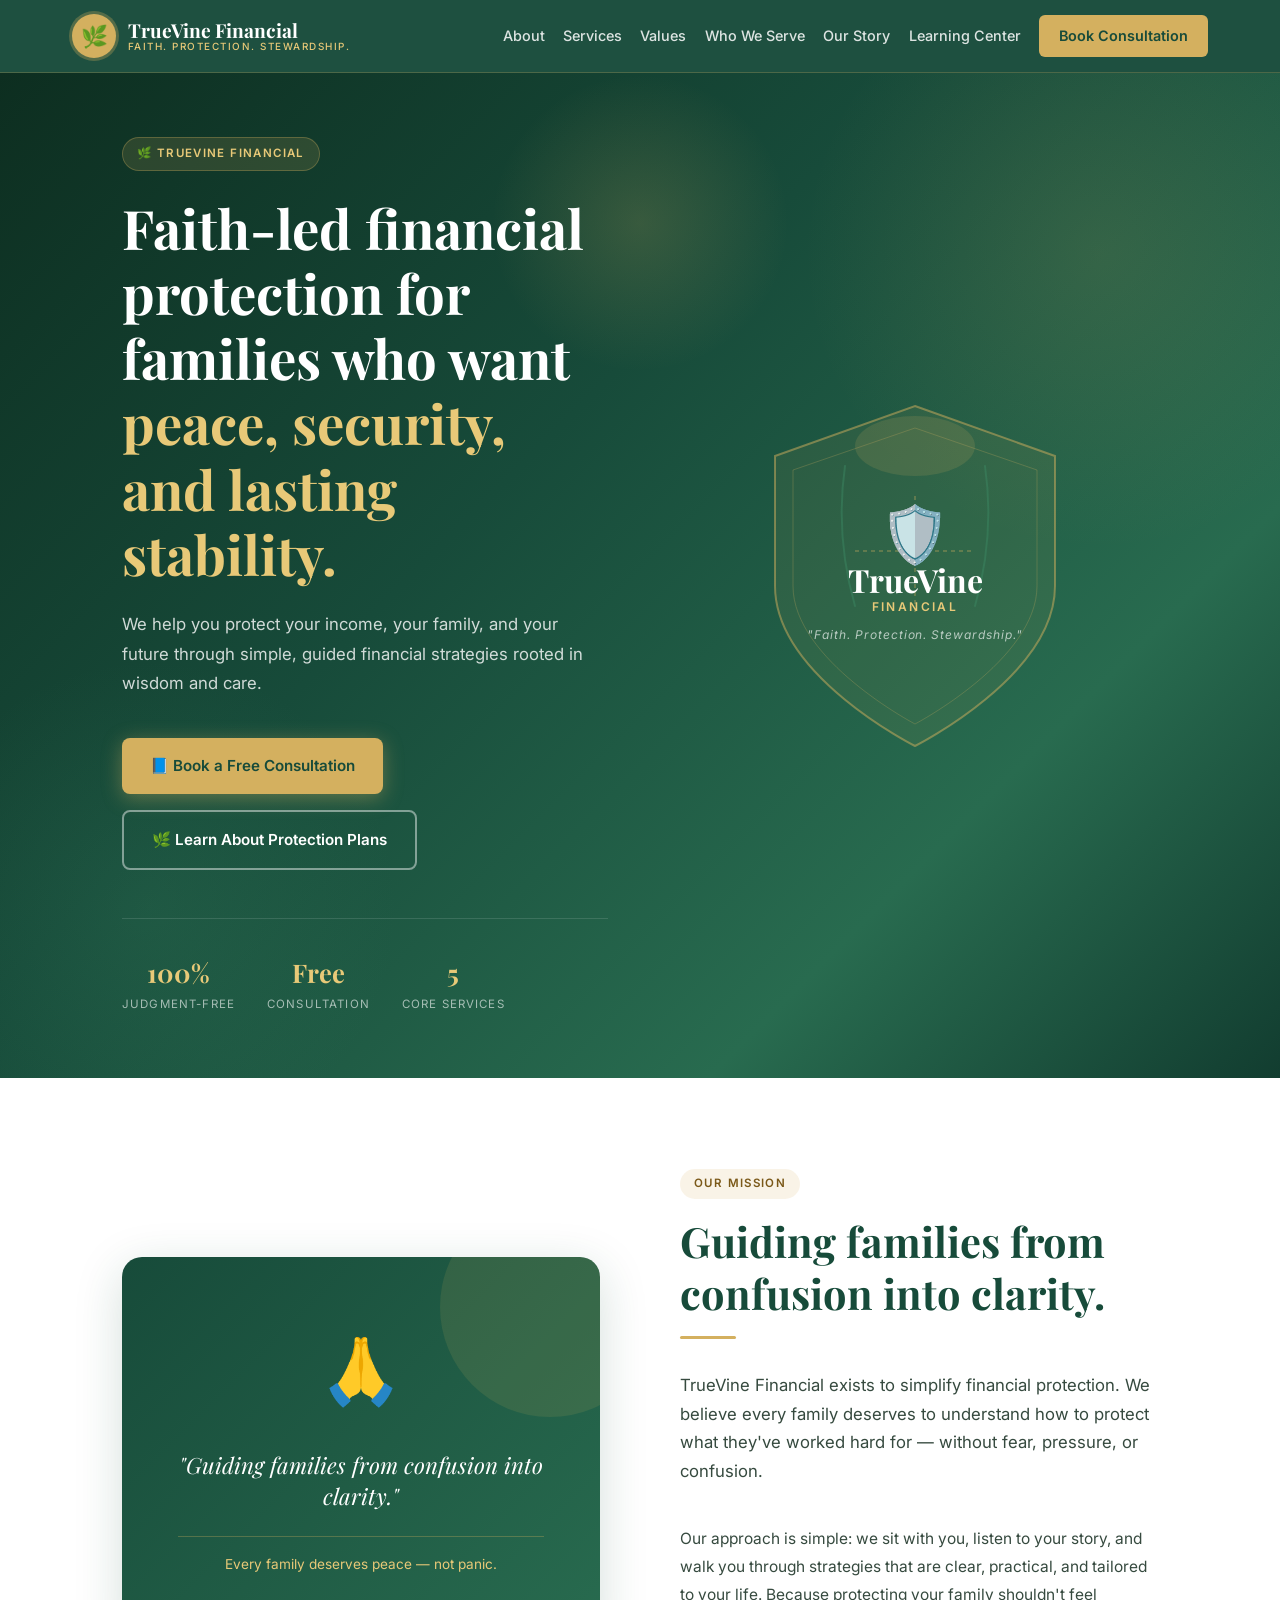
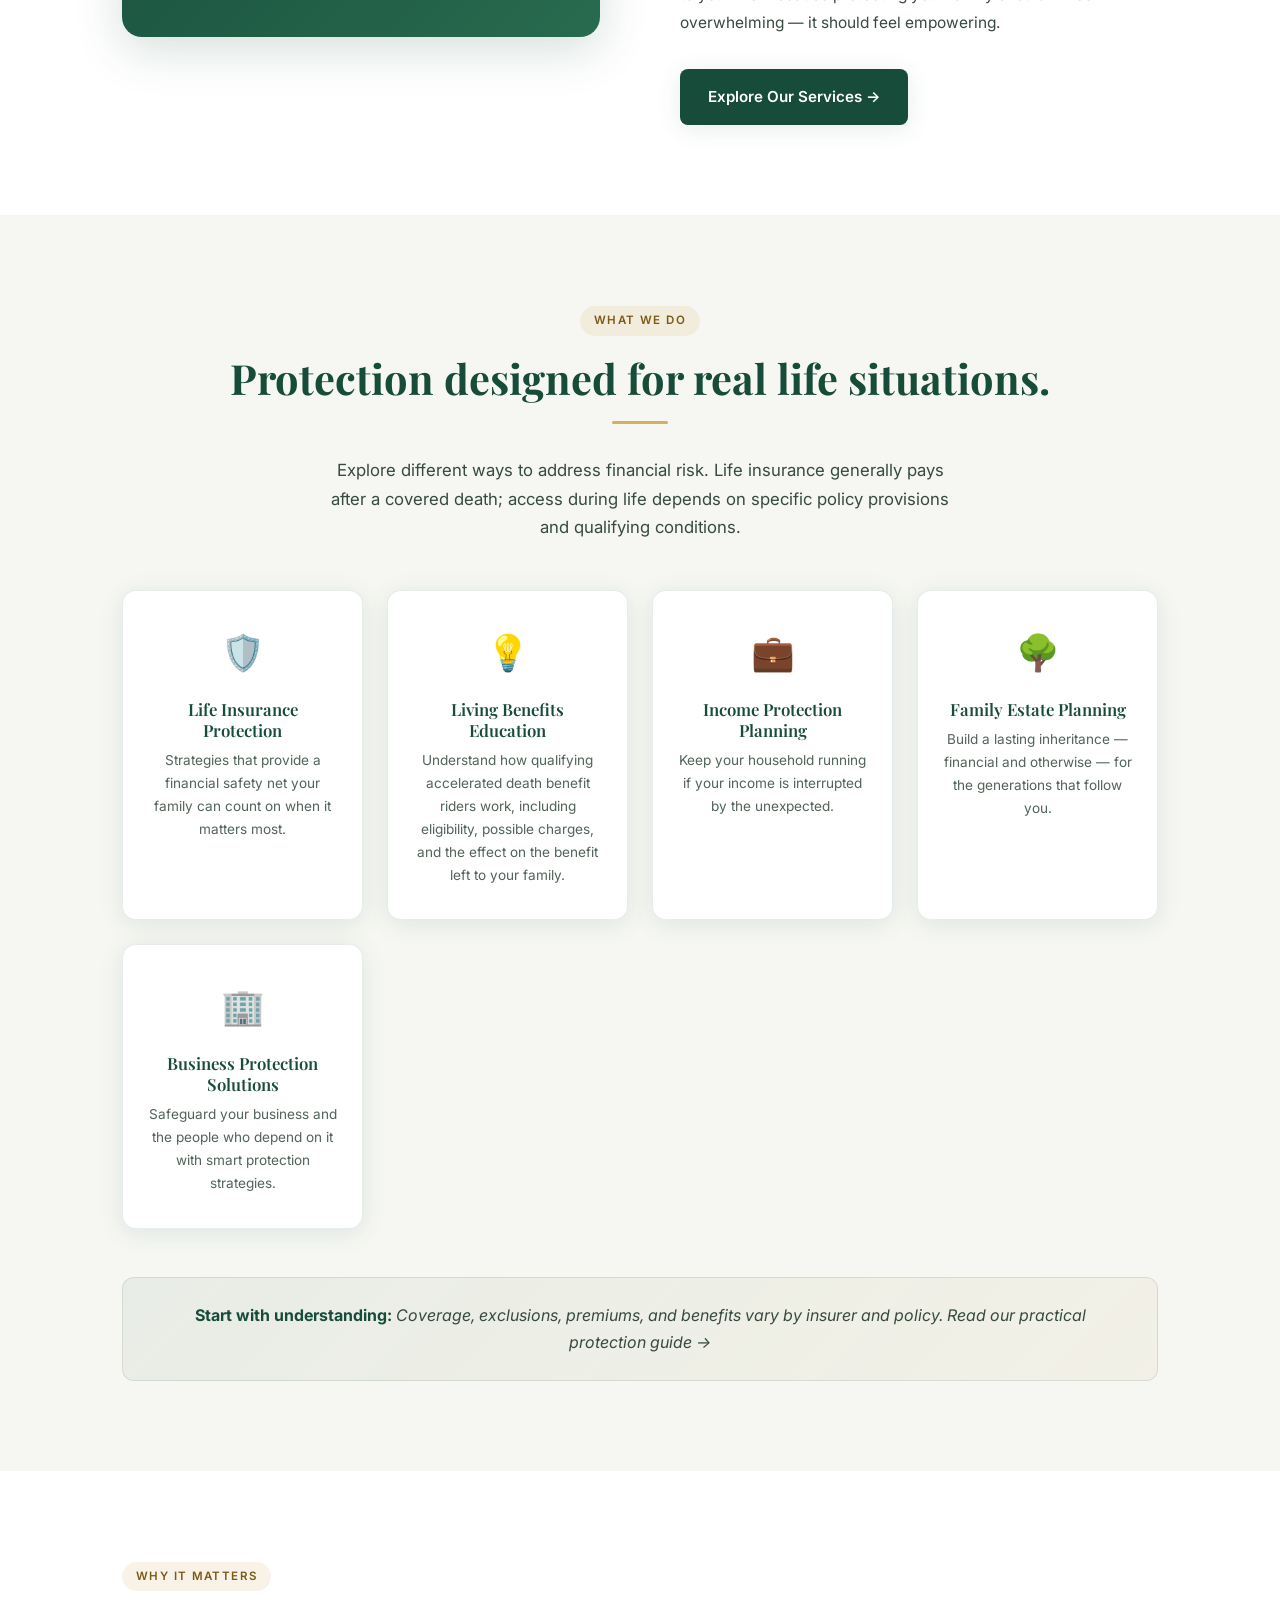
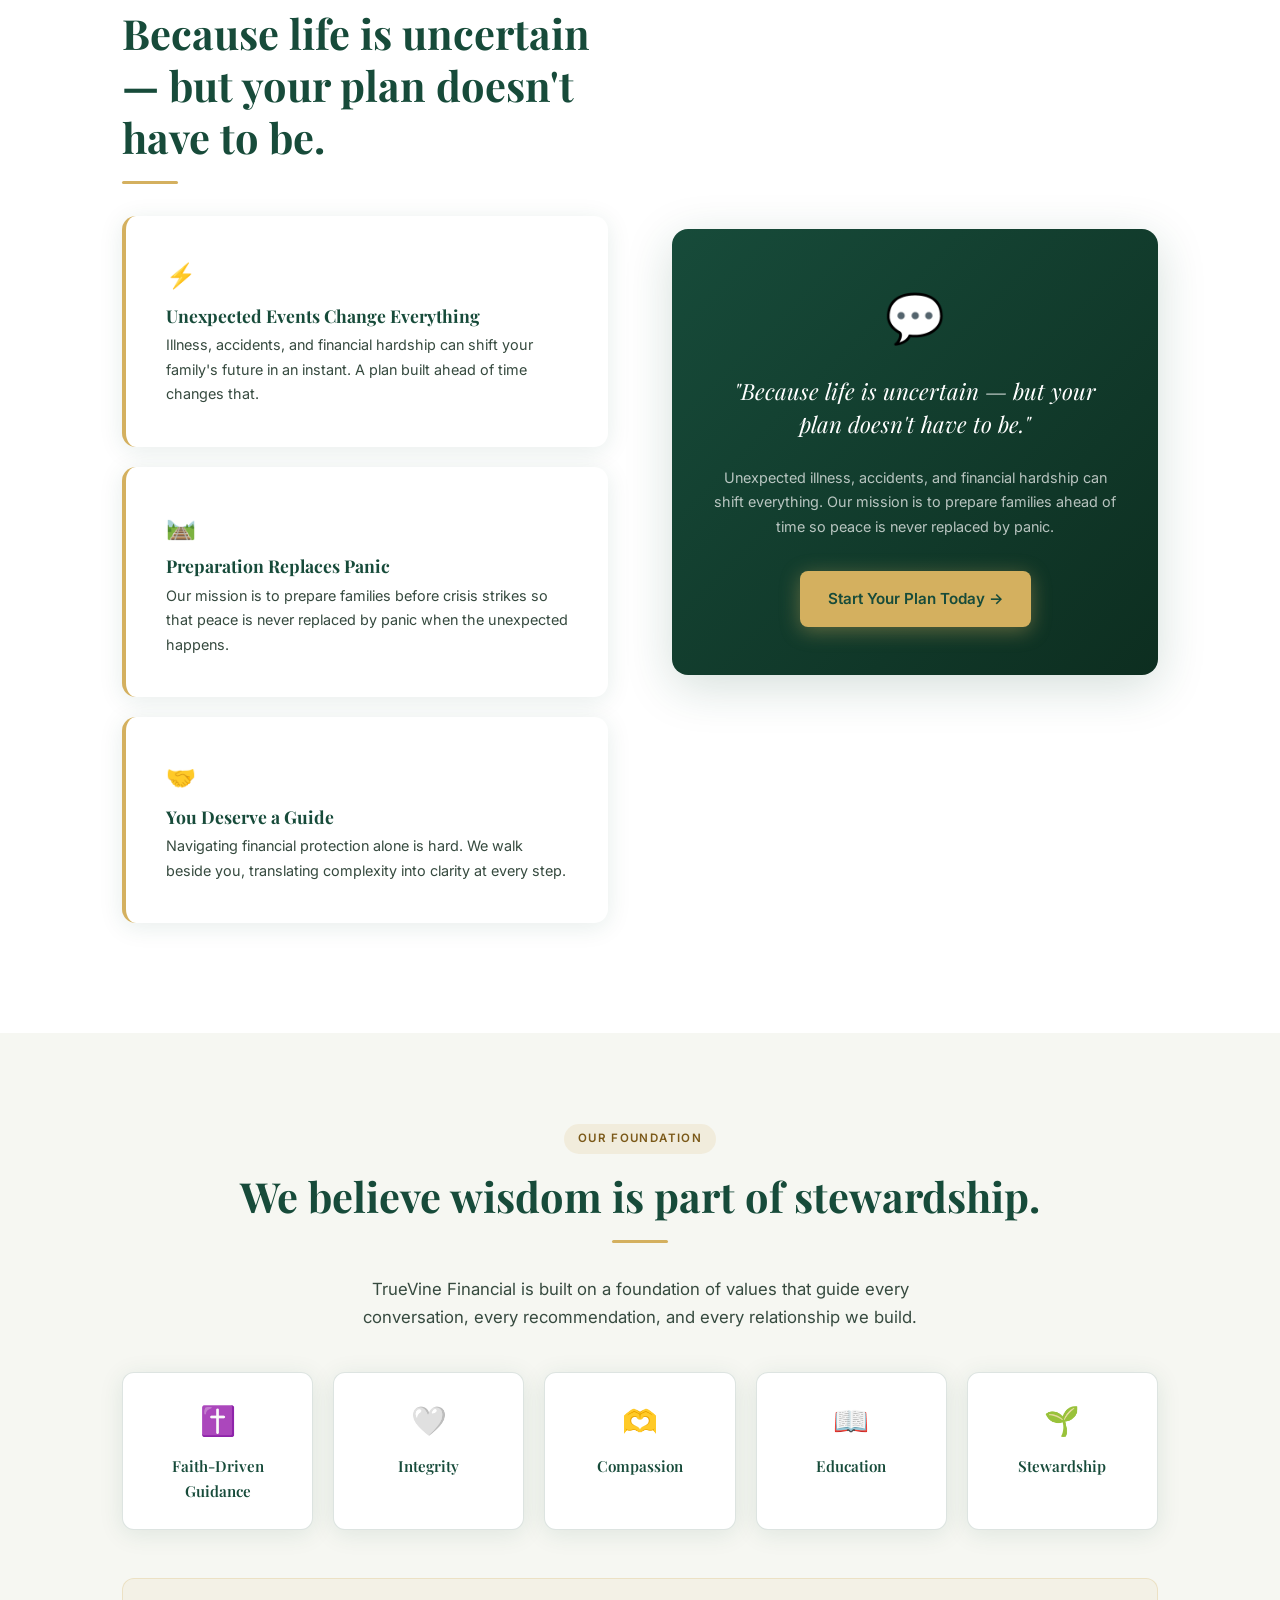
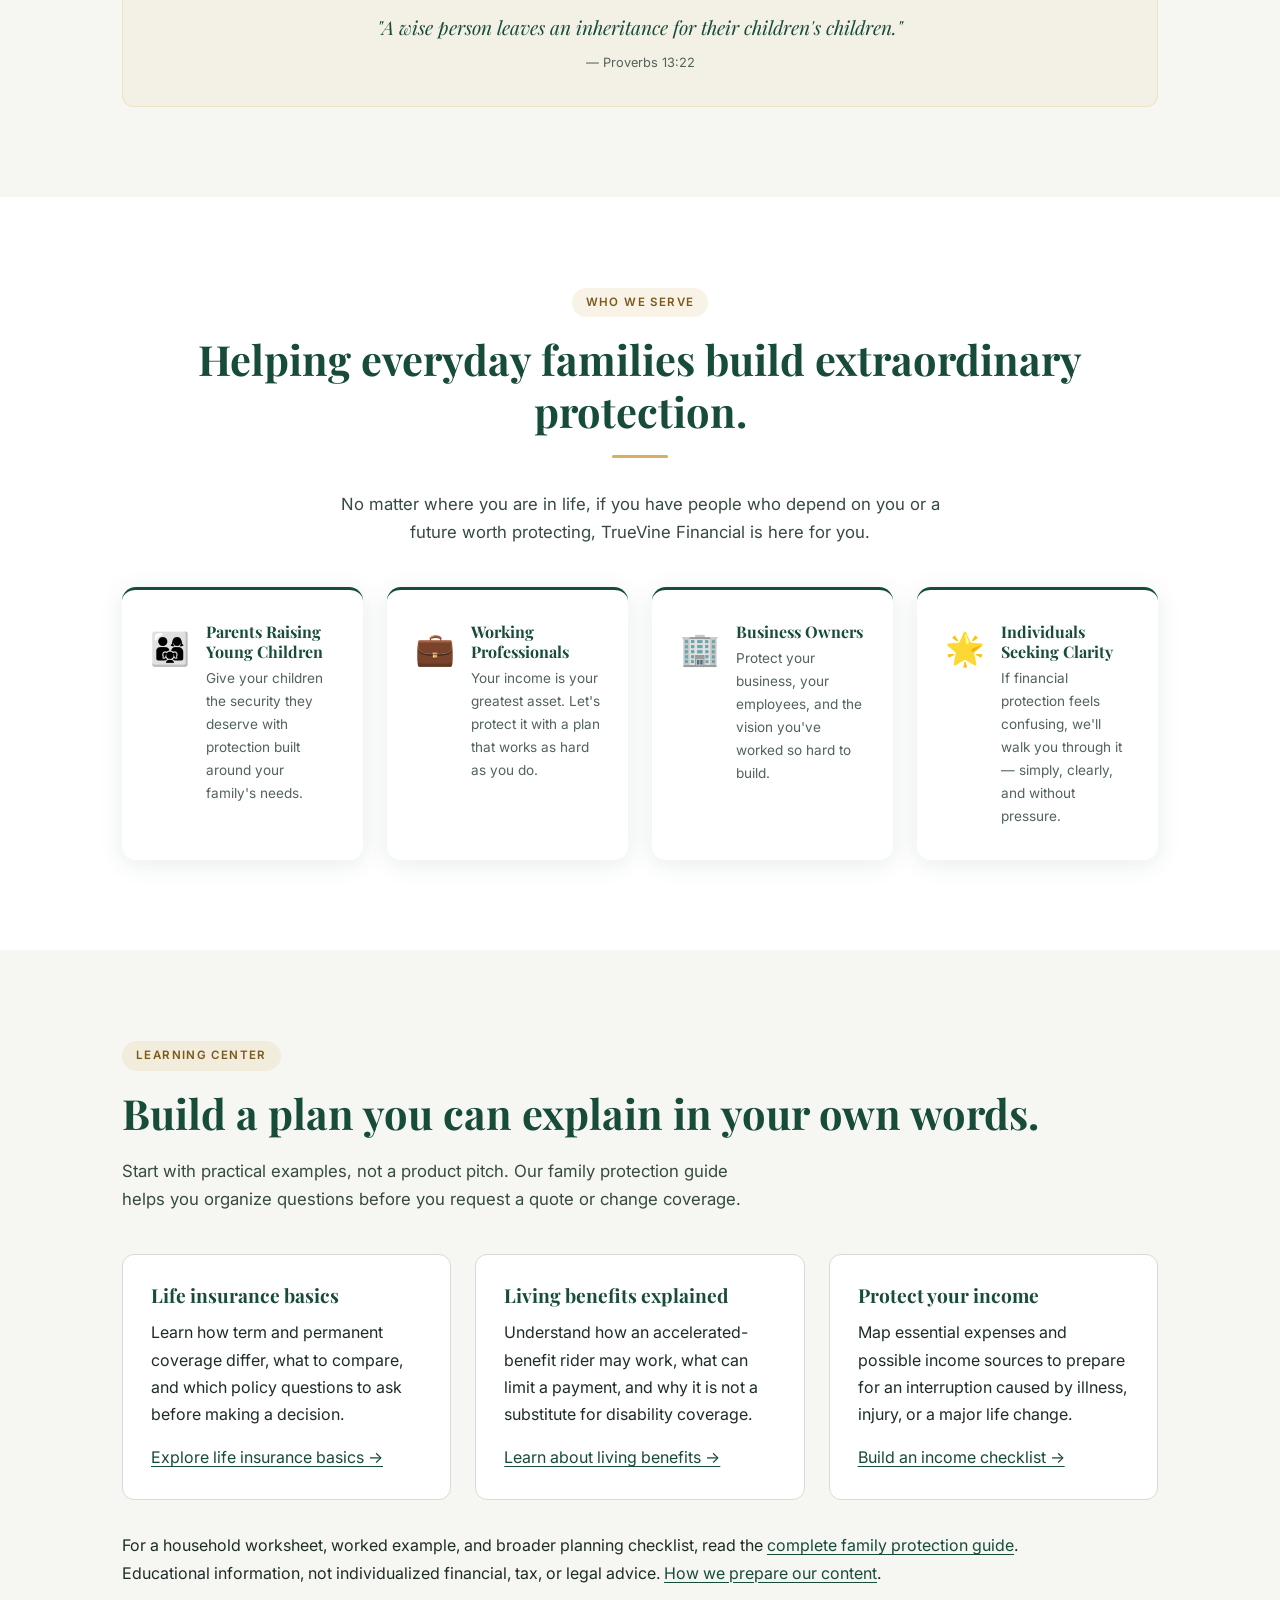
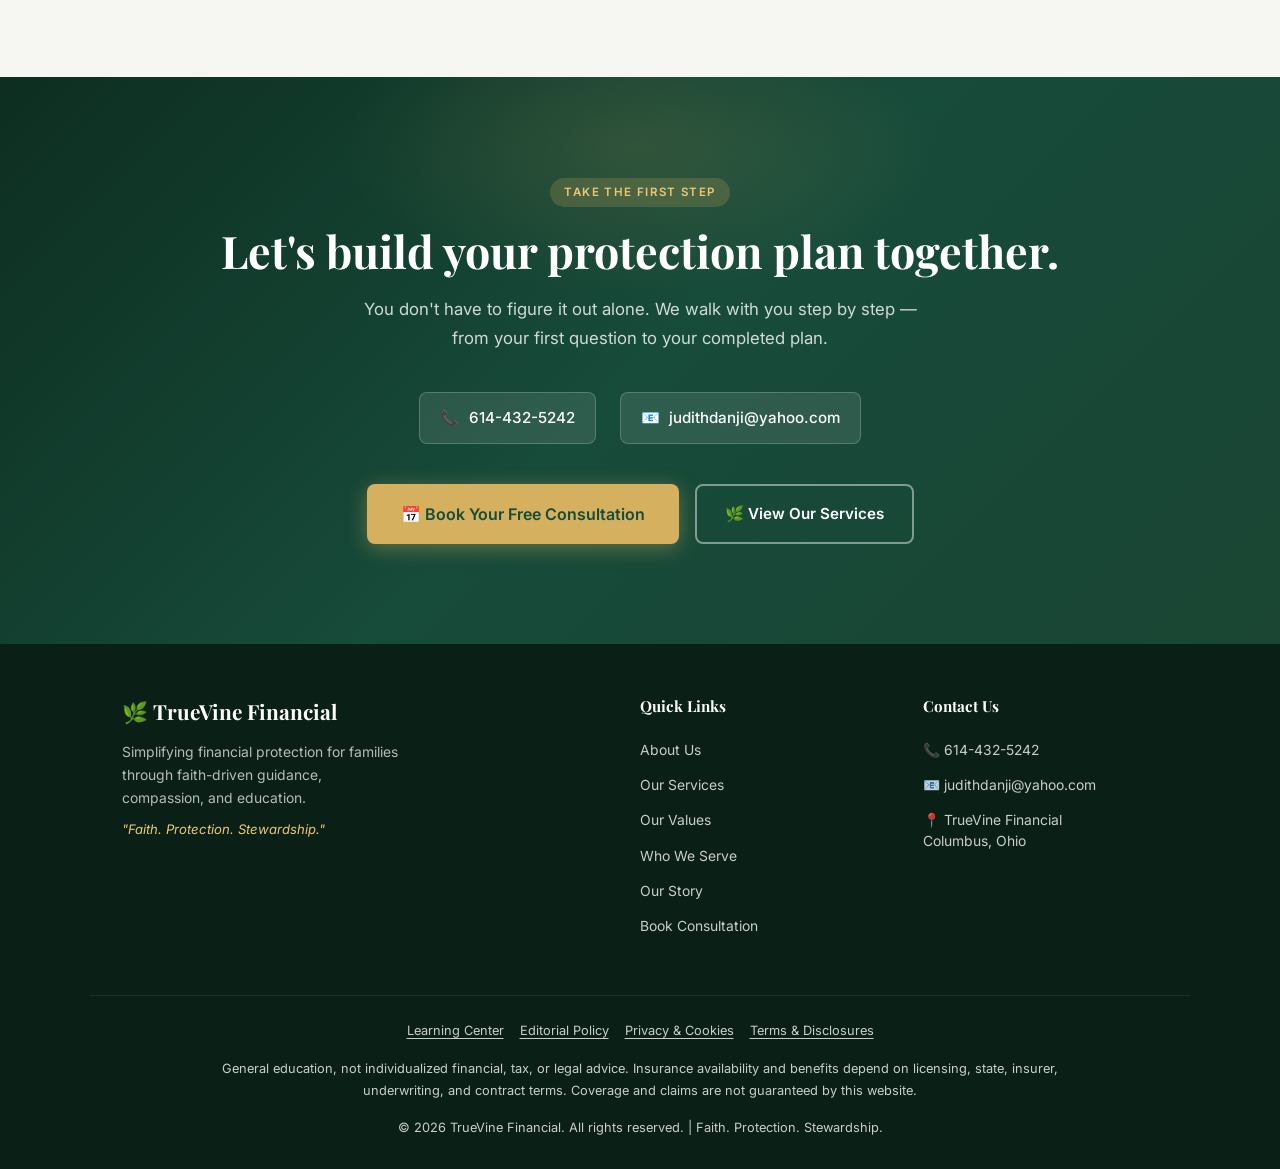
<file: index.html>
<!DOCTYPE html>
<html lang="en">

<head>
  <meta charset="UTF-8" />
  <link rel="icon" type="image/svg+xml" sizes="any" href="favicon.svg" />
  <meta name="viewport" content="width=device-width, initial-scale=1.0" />
  <title>Family Life Insurance &amp; Protection | TrueVine Financial</title>
  <meta name="description" content="Explore life insurance, living benefits, income protection, and estate planning with TrueVine Financial's practical guides and faith-driven family guidance." />
  <meta name="author" content="TrueVine Financial">
  <link rel="canonical" href="https://financialpros.brotherfall.com/" />
  <meta name="robots" content="index,follow" />
  <meta name="theme-color" content="#174B3A" />
  <meta property="og:type" content="website" />
  <meta property="og:locale" content="en_US" />
  <meta property="og:site_name" content="TrueVine Financial" />
  <meta property="og:title" content="Family Life Insurance &amp; Protection | TrueVine Financial" />
  <meta property="og:description" content="Understand life insurance, living benefits, income gaps, and family estate planning with practical guides and faith-driven guidance." />
  <meta property="og:url" content="https://financialpros.brotherfall.com/" />
  <meta name="twitter:card" content="summary" />
  <meta name="twitter:title" content="Family Life Insurance &amp; Protection | TrueVine Financial" />
  <meta name="twitter:description" content="Practical education for protecting your family, income, and future." />
  <script type="application/ld+json">
  {
    "@context": "https://schema.org",
    "@graph": [
      {
        "@type": "Organization",
        "@id": "https://financialpros.brotherfall.com/#organization",
        "name": "TrueVine Financial",
        "url": "https://financialpros.brotherfall.com/",
        "telephone": "+1-614-432-5242"
      },
      {
        "@type": "WebSite",
        "@id": "https://financialpros.brotherfall.com/#website",
        "url": "https://financialpros.brotherfall.com/",
        "name": "TrueVine Financial",
        "publisher": {"@id": "https://financialpros.brotherfall.com/#organization"},
        "inLanguage": "en-US"
      }
    ]
  }
  </script>
  <link rel="preconnect" href="https://fonts.googleapis.com" />
  <link rel="preconnect" href="https://fonts.gstatic.com" crossorigin />
  <link href="https://fonts.googleapis.com/css2?family=Playfair+Display:wght@400;600;700&amp;family=Inter:wght@300;400;500;600&amp;display=swap"
    rel="stylesheet" />
  <link rel="stylesheet" href="styles.css" />
</head>

<body>
  <a class="skip-link" href="#main-content">Skip to content</a>

  <!-- ══════════════════════════════════
       NAVBAR
  ══════════════════════════════════ -->
  <nav class="navbar" aria-label="Main navigation">
    <div class="nav-inner">
      <a href="index.html" class="nav-logo" aria-label="TrueVine Financial Home">
        <div class="logo-icon">🌿</div>
        <div class="logo-text">
          TrueVine Financial
          <span>Faith. Protection. Stewardship.</span>
        </div>
      </a>
      <div class="nav-links" id="main-navigation">
        <a href="#welcome">About</a>
        <a href="#services">Services</a>
        <a href="#values">Values</a>
        <a href="#who-we-serve">Who We Serve</a>
        <a href="about.html">Our Story</a>
        <a href="protection-guide.html">Learning Center</a>
        <a href="contact.html" class="nav-cta">Book Consultation</a>
      </div>
      <button class="nav-toggle" aria-label="Toggle menu" aria-expanded="false" aria-controls="main-navigation">
        <span></span><span></span><span></span>
      </button>
    </div>
  </nav>

  <!-- ══════════════════════════════════
       HERO
  ══════════════════════════════════ -->
  <main id="main-content">
  <section class="hero" aria-labelledby="hero-heading">
    <div class="hero-light"></div>
    <div class="hero-inner container">
      <div class="hero-text">
        <div class="hero-badge">🌿 TrueVine Financial</div>
        <h1 id="hero-heading">
          Faith-led financial protection for families who want
          <em>peace, security, and lasting stability.</em>
        </h1>
        <p class="hero-sub">
          We help you protect your income, your family, and your future through
          simple, guided financial strategies rooted in wisdom and care.
        </p>
        <div class="hero-buttons">
          <a href="contact.html" class="btn btn-primary">📘 Book a Free Consultation</a>
          <a href="#services" class="btn btn-outline">🌿 Learn About Protection Plans</a>
        </div>
        <div class="hero-stats">
          <div class="stat-item">
            <div class="stat-num">100%</div>
            <div class="stat-label">Judgment-Free</div>
          </div>
          <div class="stat-item">
            <div class="stat-num">Free</div>
            <div class="stat-label">Consultation</div>
          </div>
          <div class="stat-item">
            <div class="stat-num">5</div>
            <div class="stat-label">Core Services</div>
          </div>
        </div>
      </div>
      <div class="hero-graphic" aria-hidden="true">
        <div class="logo-shield">
          <!-- Shield SVG -->
          <svg class="shield-svg" viewBox="0 0 340 380" fill="none" xmlns="http://www.w3.org/2000/svg">
            <!-- Shield body -->
            <path d="M170 20 L310 70 L310 200 C310 290 170 360 170 360 C170 360 30 290 30 200 L30 70 Z"
              fill="rgba(212,176,95,0.08)" stroke="rgba(212,176,95,0.5)" stroke-width="2" />
            <!-- Inner shield line -->
            <path d="M170 42 L292 84 L292 200 C292 274 170 338 170 338 C170 338 48 274 48 200 L48 84 Z" fill="none"
              stroke="rgba(212,176,95,0.25)" stroke-width="1" />
            <!-- Glow top -->
            <ellipse cx="170" cy="60" rx="60" ry="30" fill="rgba(212,176,95,0.15)" />
            <!-- Cross subtle -->
            <line x1="170" y1="110" x2="170" y2="230" stroke="rgba(212,176,95,0.3)" stroke-width="2"
              stroke-dasharray="4 4" />
            <line x1="110" y1="165" x2="230" y2="165" stroke="rgba(212,176,95,0.3)" stroke-width="2"
              stroke-dasharray="4 4" />
            <!-- Vine arcs -->
            <path d="M100 80 Q90 150 110 220" stroke="rgba(61,138,101,0.45)" stroke-width="2" fill="none"
              stroke-linecap="round" />
            <path d="M240 80 Q250 150 230 220" stroke="rgba(61,138,101,0.45)" stroke-width="2" fill="none"
              stroke-linecap="round" />
          </svg>
          <div class="shield-content">
            <div class="shield-icon">🛡️</div>
            <div class="shield-name">TrueVine</div>
            <div class="shield-label">Financial</div>
            <div class="shield-tagline">"Faith. Protection. Stewardship."</div>
          </div>
        </div>
      </div>
    </div>
  </section>

  <!-- ══════════════════════════════════
       SECTION 1: WELCOME
  ══════════════════════════════════ -->
  <section class="section" id="welcome" aria-labelledby="welcome-heading">
    <div class="container">
      <div class="welcome-grid">
        <div class="welcome-visual" aria-hidden="true">
          <div class="welcome-visual-icon">🙏</div>
          <div class="welcome-visual-text">"Guiding families from confusion into clarity."</div>
          <div class="welcome-visual-quote">Every family deserves peace — not panic.</div>
        </div>
        <div class="fade-up">
          <div class="tag">Our Mission</div>
          <h2 class="section-title" id="welcome-heading">Guiding families from confusion into clarity.</h2>
          <div class="divider"></div>
          <p class="section-sub">
            TrueVine Financial exists to simplify financial protection. We believe every family
            deserves to understand how to protect what they've worked hard for — without fear,
            pressure, or confusion.
          </p>
          <p style="color:var(--text-mid); font-size:0.97rem; line-height:1.8;">
            Our approach is simple: we sit with you, listen to your story, and walk you through
            strategies that are clear, practical, and tailored to your life. Because protecting
            your family shouldn't feel overwhelming — it should feel empowering.
          </p>
          <a href="#services" class="btn btn-green" style="margin-top:2rem; display:inline-flex;">Explore Our Services
            →</a>
        </div>
      </div>
    </div>
  </section>

  <!-- ══════════════════════════════════
       SECTION 2: SERVICES
  ══════════════════════════════════ -->
  <section class="section section-alt" id="services" aria-labelledby="services-heading">
    <div class="container center">
      <div class="tag">What We Do</div>
      <h2 class="section-title" id="services-heading">Protection designed for real life situations.</h2>
      <div class="divider"></div>
      <p class="section-sub">
        Explore different ways to address financial risk. Life insurance generally pays after a covered
        death; access during life depends on specific policy provisions and qualifying conditions.
      </p>
      <div class="services-grid">
        <div class="service-card fade-up">
          <div class="service-icon">🛡️</div>
          <h3 class="service-title">Life Insurance Protection</h3>
          <p class="service-desc">Strategies that provide a financial safety net your family can count on when it
            matters most.</p>
        </div>
        <div class="service-card fade-up">
          <div class="service-icon">💡</div>
          <h3 class="service-title">Living Benefits Education</h3>
          <p class="service-desc">Understand how qualifying accelerated death benefit riders work, including eligibility,
            possible charges, and the effect on the benefit left to your family.</p>
        </div>
        <div class="service-card fade-up">
          <div class="service-icon">💼</div>
          <h3 class="service-title">Income Protection Planning</h3>
          <p class="service-desc">Keep your household running if your income is interrupted by the unexpected.</p>
        </div>
        <div class="service-card fade-up">
          <div class="service-icon">🌳</div>
          <h3 class="service-title">Family Estate Planning</h3>
          <p class="service-desc">Build a lasting inheritance — financial and otherwise — for the generations that
            follow you.</p>
        </div>
        <div class="service-card fade-up">
          <div class="service-icon">🏢</div>
          <h3 class="service-title">Business Protection Solutions</h3>
          <p class="service-desc">Safeguard your business and the people who depend on it with smart protection
            strategies.</p>
        </div>
      </div>
      <div class="services-goal fade-up">
        <strong>Start with understanding:</strong> Coverage, exclusions, premiums, and benefits vary by insurer and policy.
        <a href="protection-guide.html">Read our practical protection guide →</a>
      </div>
    </div>
  </section>

  <!-- ══════════════════════════════════
       SECTION 3: WHY IT MATTERS
  ══════════════════════════════════ -->
  <section class="section" id="why" aria-labelledby="why-heading">
    <div class="container">
      <div class="why-grid">
        <div>
          <div class="tag">Why It Matters</div>
          <h2 class="section-title" id="why-heading">Because life is uncertain — but your plan doesn't have to be.</h2>
          <div class="divider"></div>
          <div class="why-card fade-up">
            <div class="why-card-icon">⚡</div>
            <h3>Unexpected Events Change Everything</h3>
            <p>Illness, accidents, and financial hardship can shift your family's future in an instant. A plan built
              ahead of time changes that.</p>
          </div>
          <div class="why-card fade-up">
            <div class="why-card-icon">🛤️</div>
            <h3>Preparation Replaces Panic</h3>
            <p>Our mission is to prepare families before crisis strikes so that peace is never replaced by panic when
              the unexpected happens.</p>
          </div>
          <div class="why-card fade-up">
            <div class="why-card-icon">🤝</div>
            <h3>You Deserve a Guide</h3>
            <p>Navigating financial protection alone is hard. We walk beside you, translating complexity into clarity at
              every step.</p>
          </div>
        </div>
        <div class="why-quote-box fade-up">
          <div class="q-icon">💬</div>
          <blockquote>
            "Because life is uncertain — but your plan doesn't have to be."
          </blockquote>
          <p class="q-sub">
            Unexpected illness, accidents, and financial hardship can shift everything.
            Our mission is to prepare families ahead of time so peace is never replaced by panic.
          </p>
          <a href="contact.html" class="btn btn-primary" style="margin-top:2rem;">Start Your Plan Today →</a>
        </div>
      </div>
    </div>
  </section>

  <!-- ══════════════════════════════════
       SECTION 4: FAITH & VALUES
  ══════════════════════════════════ -->
  <section class="section section-alt" id="values" aria-labelledby="values-heading">
    <div class="container center">
      <div class="tag">Our Foundation</div>
      <h2 class="section-title" id="values-heading">We believe wisdom is part of stewardship.</h2>
      <div class="divider"></div>
      <p class="section-sub">
        TrueVine Financial is built on a foundation of values that guide every conversation,
        every recommendation, and every relationship we build.
      </p>
      <div class="values-grid">
        <div class="value-pill fade-up">
          <div class="v-icon">✝️</div>
          <div class="v-text">Faith-Driven Guidance</div>
        </div>
        <div class="value-pill fade-up">
          <div class="v-icon">🤍</div>
          <div class="v-text">Integrity</div>
        </div>
        <div class="value-pill fade-up">
          <div class="v-icon">🫶</div>
          <div class="v-text">Compassion</div>
        </div>
        <div class="value-pill fade-up">
          <div class="v-icon">📖</div>
          <div class="v-text">Education</div>
        </div>
        <div class="value-pill fade-up">
          <div class="v-icon">🌱</div>
          <div class="v-text">Stewardship</div>
        </div>
      </div>
      <blockquote class="faith-scripture fade-up">
        "A wise person leaves an inheritance for their children's children."
        <span>— Proverbs 13:22</span>
      </blockquote>
    </div>
  </section>

  <!-- ══════════════════════════════════
       SECTION 5: WHO WE SERVE
  ══════════════════════════════════ -->
  <section class="section" id="who-we-serve" aria-labelledby="serve-heading">
    <div class="container">
      <div class="center">
        <div class="tag">Who We Serve</div>
        <h2 class="section-title" id="serve-heading">Helping everyday families build extraordinary protection.</h2>
        <div class="divider"></div>
        <p class="section-sub">
          No matter where you are in life, if you have people who depend on you or a future worth protecting,
          TrueVine Financial is here for you.
        </p>
      </div>
      <div class="serve-grid">
        <div class="serve-card fade-up">
          <div class="sc-icon">👨‍👩‍👧</div>
          <div>
            <h3>Parents Raising Young Children</h3>
            <p>Give your children the security they deserve with protection built around your family's needs.</p>
          </div>
        </div>
        <div class="serve-card fade-up">
          <div class="sc-icon">💼</div>
          <div>
            <h3>Working Professionals</h3>
            <p>Your income is your greatest asset. Let's protect it with a plan that works as hard as you do.</p>
          </div>
        </div>
        <div class="serve-card fade-up">
          <div class="sc-icon">🏢</div>
          <div>
            <h3>Business Owners</h3>
            <p>Protect your business, your employees, and the vision you've worked so hard to build.</p>
          </div>
        </div>
        <div class="serve-card fade-up">
          <div class="sc-icon">🌟</div>
          <div>
            <h3>Individuals Seeking Clarity</h3>
            <p>If financial protection feels confusing, we'll walk you through it — simply, clearly, and without
              pressure.</p>
          </div>
        </div>
      </div>
    </div>
  </section>

  <section class="section section-alt education" id="learning" aria-labelledby="learning-heading">
    <div class="container">
      <div class="tag">Learning Center</div>
      <h2 class="section-title" id="learning-heading">Build a plan you can explain in your own words.</h2>
      <p class="section-sub">Start with practical examples, not a product pitch. Our family protection guide
        helps you organize questions before you request a quote or change coverage.</p>
      <div class="guide-grid">
        <article class="guide-card">
          <h3>Life insurance basics</h3>
          <p>Learn how term and permanent coverage differ, what to compare, and which policy questions
            to ask before making a decision.</p>
          <a href="life-insurance-basics.html">Explore life insurance basics →</a>
        </article>
        <article class="guide-card">
          <h3>Living benefits explained</h3>
          <p>Understand how an accelerated-benefit rider may work, what can limit a payment,
            and why it is not a substitute for disability coverage.</p>
          <a href="living-benefits.html">Learn about living benefits →</a>
        </article>
        <article class="guide-card">
          <h3>Protect your income</h3>
          <p>Map essential expenses and possible income sources to prepare for an interruption
            caused by illness, injury, or a major life change.</p>
          <a href="income-protection.html">Build an income checklist →</a>
        </article>
      </div>
      <p>For a household worksheet, worked example, and broader planning checklist, read the
        <a href="protection-guide.html">complete family protection guide</a>.</p>
      <p>Educational information, not individualized financial, tax, or legal advice.
        <a href="editorial-policy.html">How we prepare our content</a>.</p>
    </div>
  </section>

  <section class="cta-section" id="contact" aria-labelledby="cta-heading">
    <div class="container" style="position:relative; z-index:2;">
      <div class="tag" style="background:rgba(212,176,95,0.2); color:var(--gold-light);">Take The First Step</div>
      <h2 id="cta-heading">Let's build your protection plan together.</h2>
      <p>
        You don't have to figure it out alone. We walk with you step by step —
        from your first question to your completed plan.
      </p>
      <div class="cta-contacts">
        <div class="cta-contact-item">
          📞 <a href="tel:+16144325242">614-432-5242</a>
        </div>
        <div class="cta-contact-item">
          📧 <a href="mailto:judithdanji@yahoo.com">judithdanji@yahoo.com</a>
        </div>
      </div>
      <div class="cta-buttons">
        <a href="contact.html" class="btn btn-primary" style="font-size:1rem; padding:16px 34px;">
          📅 Book Your Free Consultation
        </a>
        <a href="#services" class="btn btn-outline">
          🌿 View Our Services
        </a>
      </div>
    </div>
  </section>

  <!-- ══════════════════════════════════
       FOOTER
  ══════════════════════════════════ -->
  </main>
  <footer aria-label="Site footer">
    <div class="footer-inner">
      <div class="footer-brand">
        <div class="logo-text">🌿 TrueVine Financial</div>
        <p>Simplifying financial protection for families through faith-driven guidance, compassion, and education.</p>
        <div class="tagline">"Faith. Protection. Stewardship."</div>
      </div>
      <div class="footer-col">
        <h5>Quick Links</h5>
        <ul>
          <li><a href="#welcome">About Us</a></li>
          <li><a href="#services">Our Services</a></li>
          <li><a href="#values">Our Values</a></li>
          <li><a href="#who-we-serve">Who We Serve</a></li>
          <li><a href="about.html">Our Story</a></li>
          <li><a href="contact.html">Book Consultation</a></li>
        </ul>
      </div>
      <div class="footer-col">
        <h5>Contact Us</h5>
        <ul>
          <li><a href="tel:+16144325242">📞 614-432-5242</a></li>
          <li><a href="mailto:judithdanji@yahoo.com">📧 judithdanji@yahoo.com</a></li>
          <li style="font-size:0.87rem; color:rgba(255,255,255,0.78); margin-top:0.75rem; line-height:1.5;">
            📍 TrueVine Financial<br />Columbus, Ohio
          </li>
        </ul>
      </div>
    </div>
    <div class="footer-bottom">
      <nav class="footer-policy" aria-label="Resources and policies">
        <a href="protection-guide.html">Learning Center</a>
        <a href="editorial-policy.html">Editorial Policy</a>
        <a href="privacy.html">Privacy &amp; Cookies</a>
        <a href="terms.html">Terms &amp; Disclosures</a>
      </nav>
      <p class="footer-disclaimer">General education, not individualized financial, tax, or legal advice.
        Insurance availability and benefits depend on licensing, state, insurer, underwriting, and contract terms.
        Coverage and claims are not guaranteed by this website.</p>
      <p>© 2026 TrueVine Financial. All rights reserved. | Faith. Protection. Stewardship.</p>
    </div>
  </footer>

  <!-- ══════════════════════════════════
       SCROLL ANIMATIONS
  ══════════════════════════════════ -->
  <script src="site.js" defer></script>
</body>

</html>
</file>
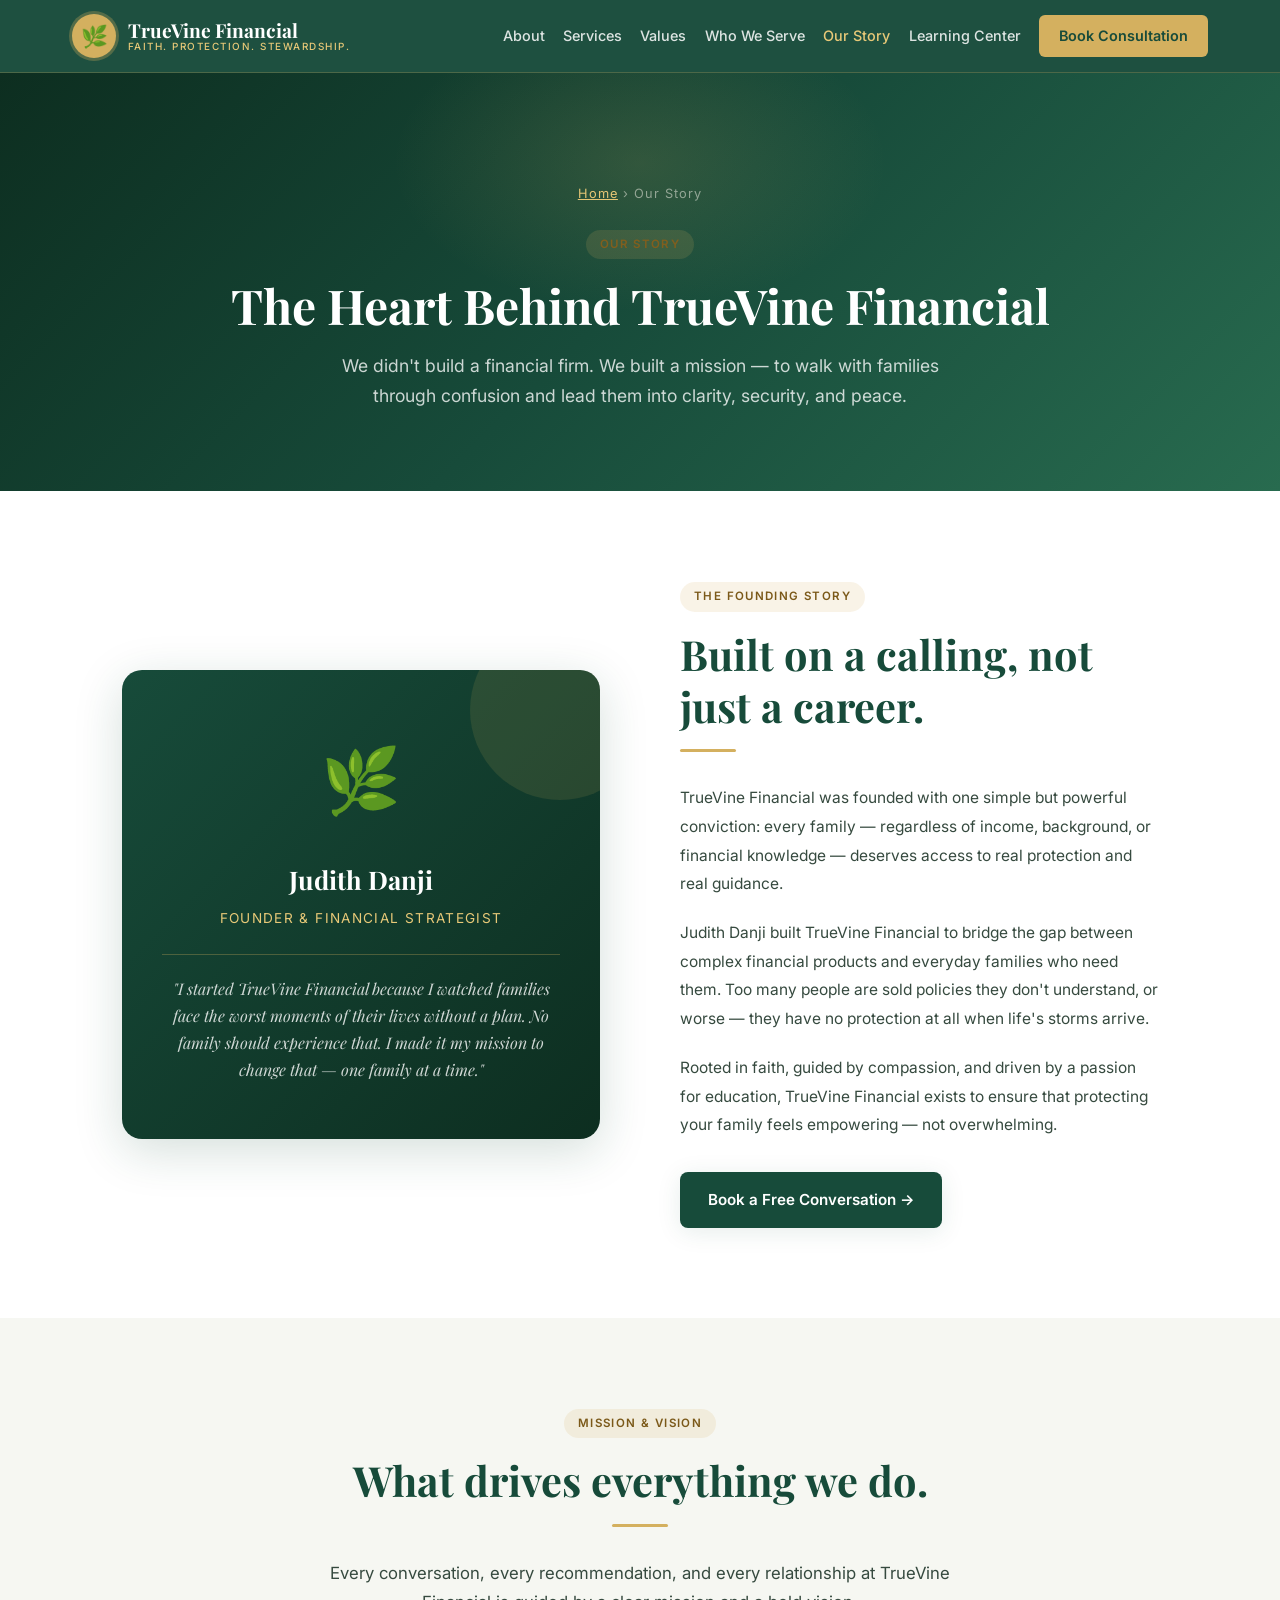
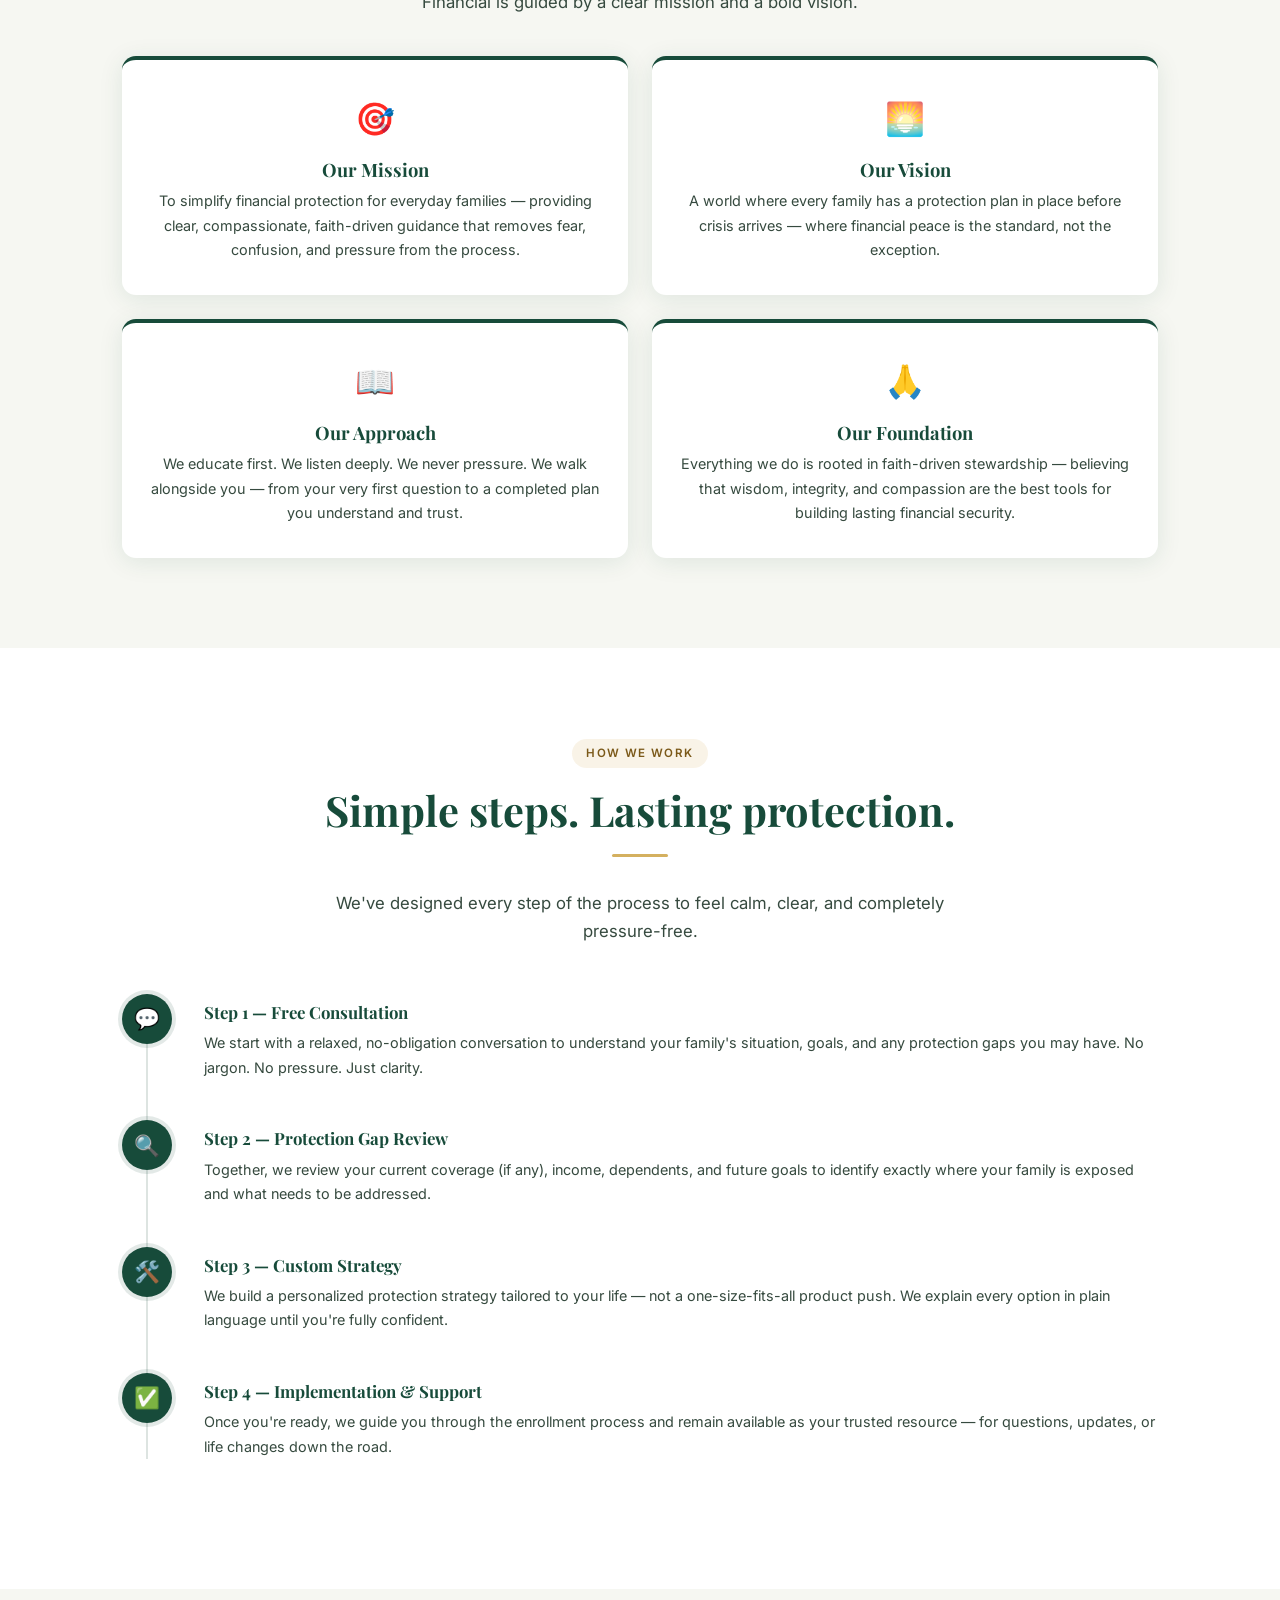
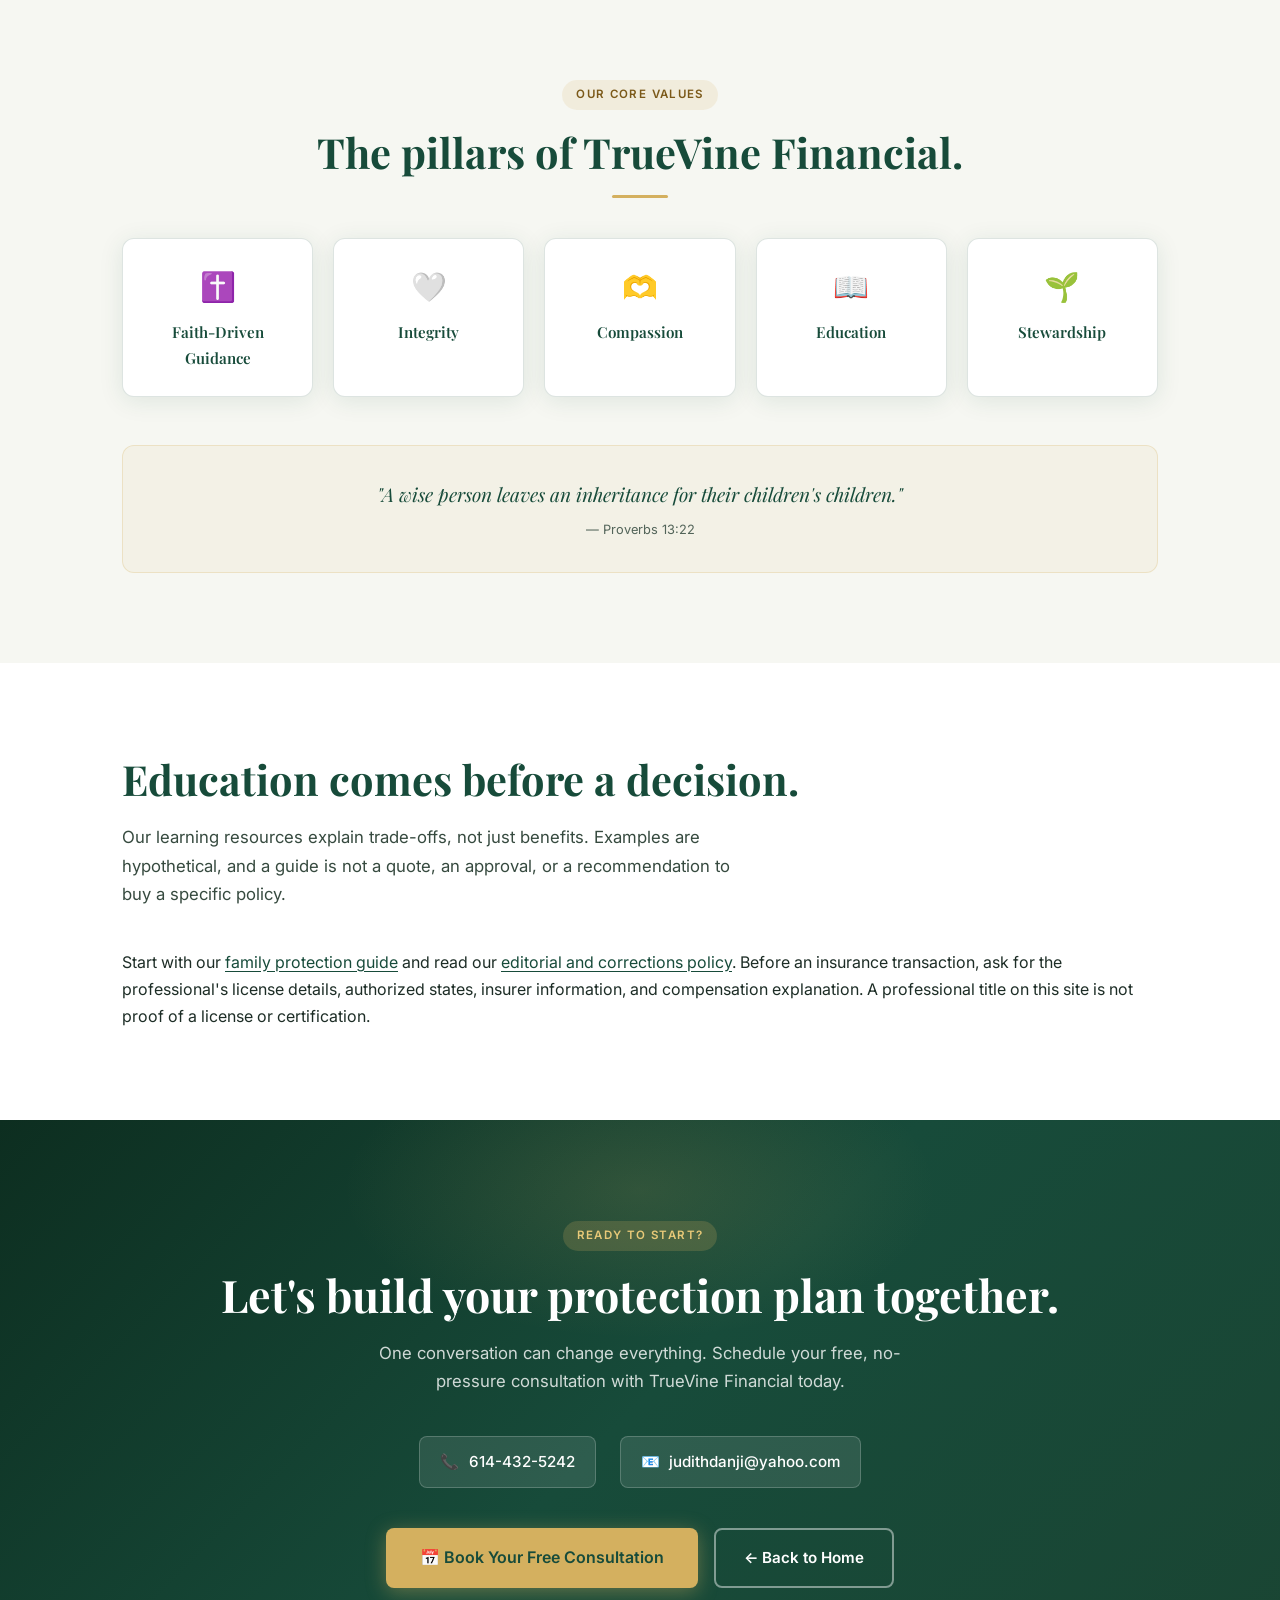
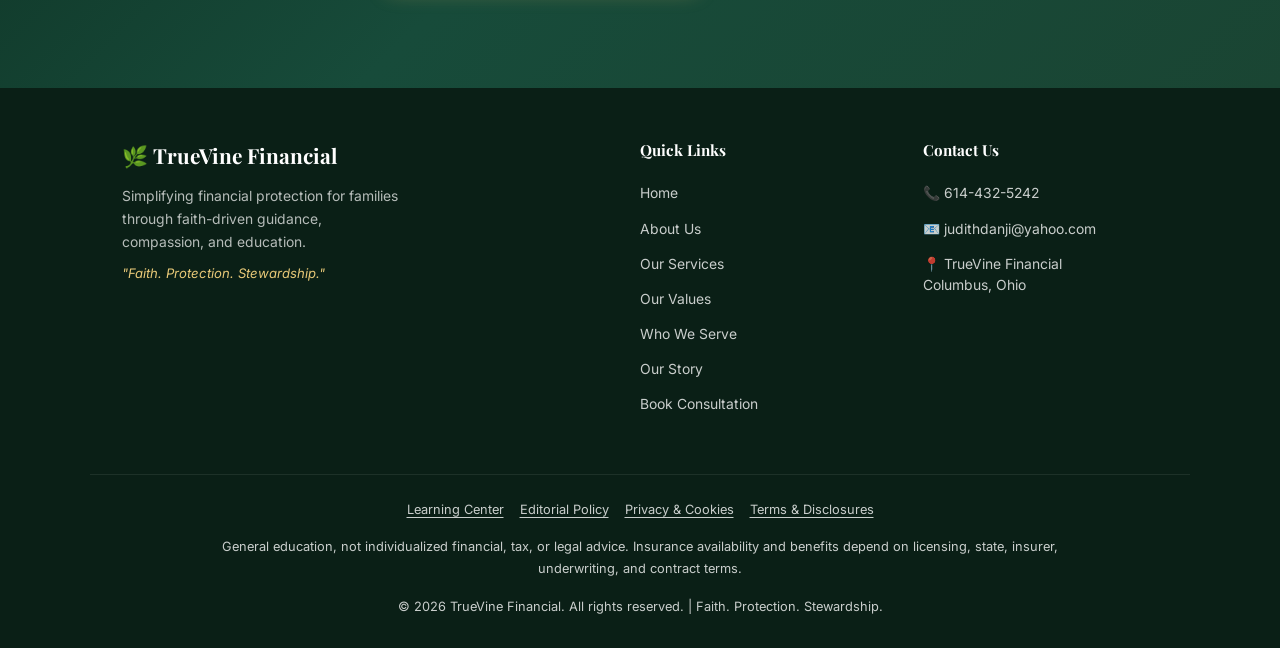
<file: about.html>
<!DOCTYPE html>
<html lang="en">
<head>
  <meta charset="UTF-8" />
  <link rel="icon" type="image/svg+xml" sizes="any" href="favicon.svg" />
  <meta name="viewport" content="width=device-width, initial-scale=1.0" />
  <title>Our Story — TrueVine Financial</title>
  <meta name="description" content="Meet TrueVine Financial founder Judith Danji. Learn about our faith-driven mission, education-first approach, and steps toward a clearer family protection plan." />
  <meta name="author" content="TrueVine Financial">
  <link rel="canonical" href="https://financialpros.brotherfall.com/about.html" />
  <meta name="robots" content="index,follow" />
  <meta name="theme-color" content="#174B3A" />
  <meta property="og:type" content="website" />
  <meta property="og:site_name" content="TrueVine Financial" />
  <meta property="og:title" content="Our Story — TrueVine Financial" />
  <meta property="og:description" content="Meet founder Judith Danji and learn about TrueVine's education-first approach to family protection." />
  <meta property="og:url" content="https://financialpros.brotherfall.com/about.html" />
  <meta name="twitter:card" content="summary" />
  <meta name="twitter:title" content="Our Story — TrueVine Financial" />
  <meta name="twitter:description" content="Learn about TrueVine's mission and education-first approach." />
  <link rel="preconnect" href="https://fonts.googleapis.com" />
  <link rel="preconnect" href="https://fonts.gstatic.com" crossorigin />
  <link href="https://fonts.googleapis.com/css2?family=Playfair+Display:wght@400;600;700&amp;family=Inter:wght@300;400;500;600&amp;display=swap" rel="stylesheet" />
  <link rel="stylesheet" href="styles.css" />
  <style>
    /* ── Page-specific overrides ── */
    .page-hero {
      background: linear-gradient(135deg, #0D2E20 0%, var(--green) 50%, var(--green-mid) 100%);
      padding: 110px 0 80px;
      text-align: center;
      position: relative;
      overflow: hidden;
    }
    .page-hero::before {
      content: '';
      position: absolute; top: -60px; left: 50%; transform: translateX(-50%);
      width: 500px; height: 300px; border-radius: 50%;
      background: radial-gradient(ellipse, rgba(212,176,95,0.15) 0%, transparent 70%);
      pointer-events: none;
    }
    .page-hero h1 {
      font-size: clamp(2rem, 4vw, 3rem);
      color: #fff;
      margin-bottom: 1rem;
    }
    .page-hero p {
      font-size: 1.1rem;
      color: rgba(255,255,255,0.78);
      max-width: 600px;
      margin: 0 auto;
    }
    .page-hero .breadcrumb {
      font-size: 0.8rem;
      color: rgba(255,255,255,0.5);
      margin-bottom: 1.5rem;
      letter-spacing: 0.08em;
    }
    .page-hero .breadcrumb a { color: var(--gold-light); }
    .page-hero .breadcrumb a:hover { text-decoration: underline; }

    /* Story section */
    .story-grid {
      display: grid;
      grid-template-columns: 1fr 1fr;
      gap: 5rem;
      align-items: center;
    }
    .story-visual {
      background: linear-gradient(135deg, var(--green), #0D2E20);
      border-radius: 20px;
      padding: 3.5rem 2.5rem;
      text-align: center;
      color: #fff;
      box-shadow: var(--shadow-lg);
      position: relative;
      overflow: hidden;
    }
    .story-visual::before {
      content: '';
      position: absolute; top: -50px; right: -50px;
      width: 180px; height: 180px; border-radius: 50%;
      background: rgba(212,176,95,0.12);
    }
    .story-visual-icon { font-size: 4rem; margin-bottom: 1.5rem; }
    .story-visual-name {
      font-family: 'Playfair Display', serif;
      font-size: 1.6rem; font-weight: 700;
      margin-bottom: 0.3rem;
    }
    .story-visual-title {
      font-size: 0.85rem;
      color: var(--gold-light);
      letter-spacing: 0.1em;
      text-transform: uppercase;
      margin-bottom: 1.5rem;
    }
    .story-visual-quote {
      font-family: 'Playfair Display', serif;
      font-size: 1rem;
      font-style: italic;
      color: rgba(255,255,255,0.8);
      border-top: 1px solid rgba(212,176,95,0.3);
      padding-top: 1.25rem;
      line-height: 1.7;
    }

    /* Mission / vision cards */
    .mv-grid {
      display: grid;
      grid-template-columns: 1fr 1fr;
      gap: 1.5rem;
      margin-top: 2.5rem;
    }
    .mv-card {
      background: #fff;
      border-radius: 14px;
      padding: 2rem 1.75rem;
      box-shadow: var(--shadow);
      border-top: 4px solid var(--green);
      transition: transform 0.25s, box-shadow 0.25s, border-color 0.25s;
    }
    .mv-card:hover { transform: translateY(-5px); box-shadow: var(--shadow-lg); border-color: var(--gold); }
    .mv-card .mv-icon { font-size: 2rem; margin-bottom: 0.75rem; }
    .mv-card h3 { font-family: 'Playfair Display', serif; font-size: 1.15rem; color: var(--green); margin-bottom: 0.5rem; }
    .mv-card p { font-size: 0.9rem; color: var(--text-mid); line-height: 1.7; }

    /* Timeline */
    .timeline { margin-top: 3rem; position: relative; }
    .timeline::before {
      content: '';
      position: absolute; left: 24px; top: 0; bottom: 0;
      width: 2px; background: rgba(31,77,58,0.15);
    }
    .timeline-item {
      display: flex; gap: 2rem;
      margin-bottom: 2.5rem;
      padding-left: 0;
    }
    .timeline-dot {
      width: 50px; height: 50px; min-width: 50px;
      border-radius: 50%;
      background: var(--green);
      display: flex; align-items: center; justify-content: center;
      font-size: 1.3rem;
      box-shadow: 0 0 0 4px rgba(31,77,58,0.12);
      position: relative; z-index: 1;
    }
    .timeline-content { padding-top: 0.25rem; }
    .timeline-content h4 { font-family: 'Playfair Display', serif; font-size: 1.05rem; color: var(--green); margin-bottom: 0.3rem; }
    .timeline-content p { font-size: 0.9rem; color: var(--text-mid); line-height: 1.7; }

    @media (max-width: 900px) {
      .story-grid { grid-template-columns: 1fr; }
      .mv-grid { grid-template-columns: 1fr; }
    }
  </style>
</head>
<body>
  <a class="skip-link" href="#main-content">Skip to content</a>

  <!-- ══════════════════════════════════
       NAVBAR
  ══════════════════════════════════ -->
  <nav class="navbar" aria-label="Main navigation">
    <div class="nav-inner">
      <a href="index.html" class="nav-logo" aria-label="TrueVine Financial Home">
        <div class="logo-icon">🌿</div>
        <div class="logo-text">
          TrueVine Financial
          <span>Faith. Protection. Stewardship.</span>
        </div>
      </a>
      <div class="nav-links" id="main-navigation">
        <a href="index.html#welcome">About</a>
        <a href="index.html#services">Services</a>
        <a href="index.html#values">Values</a>
        <a href="index.html#who-we-serve">Who We Serve</a>
        <a href="about.html" aria-current="page">Our Story</a>
        <a href="protection-guide.html">Learning Center</a>
        <a href="contact.html" class="nav-cta">Book Consultation</a>
      </div>
      <button class="nav-toggle" aria-label="Toggle menu" aria-expanded="false" aria-controls="main-navigation">
        <span></span><span></span><span></span>
      </button>
    </div>
  </nav>

  <!-- ══════════════════════════════════
       PAGE HERO
  ══════════════════════════════════ -->
  <main id="main-content">
  <section class="page-hero">
    <div class="container">
      <p class="breadcrumb"><a href="index.html">Home</a> &rsaquo; Our Story</p>
      <div class="tag">Our Story</div>
      <h1>The Heart Behind TrueVine Financial</h1>
      <p>
        We didn't build a financial firm. We built a mission — to walk with families
        through confusion and lead them into clarity, security, and peace.
      </p>
    </div>
  </section>

  <!-- ══════════════════════════════════
       FOUNDER STORY
  ══════════════════════════════════ -->
  <section class="section" id="founder">
    <div class="container">
      <div class="story-grid">
        <div class="story-visual">
          <div class="story-visual-icon">🌿</div>
          <div class="story-visual-name">Judith Danji</div>
          <div class="story-visual-title">Founder &amp; Financial Strategist</div>
          <div class="story-visual-quote">
            "I started TrueVine Financial because I watched families face the worst moments of their lives without a plan.
            No family should experience that. I made it my mission to change that — one family at a time."
          </div>
        </div>
        <div class="fade-up">
          <div class="tag">The Founding Story</div>
          <h2 class="section-title">Built on a calling, not just a career.</h2>
          <div class="divider"></div>
          <p style="color:var(--text-mid); font-size:0.97rem; line-height:1.85; margin-bottom:1.25rem;">
            TrueVine Financial was founded with one simple but powerful conviction: every family —
            regardless of income, background, or financial knowledge — deserves access to real protection
            and real guidance.
          </p>
          <p style="color:var(--text-mid); font-size:0.97rem; line-height:1.85; margin-bottom:1.25rem;">
            Judith Danji built TrueVine Financial to bridge the gap between complex financial products and
            everyday families who need them. Too many people are sold policies they don't understand, or worse —
            they have no protection at all when life's storms arrive.
          </p>
          <p style="color:var(--text-mid); font-size:0.97rem; line-height:1.85;">
            Rooted in faith, guided by compassion, and driven by a passion for education, TrueVine Financial
            exists to ensure that protecting your family feels empowering — not overwhelming.
          </p>
          <a href="contact.html" class="btn btn-green" style="margin-top:2rem; display:inline-flex;">
            Book a Free Conversation →
          </a>
        </div>
      </div>
    </div>
  </section>

  <!-- ══════════════════════════════════
       MISSION & VISION
  ══════════════════════════════════ -->
  <section class="section section-alt" id="mission">
    <div class="container center">
      <div class="tag">Mission &amp; Vision</div>
      <h2 class="section-title">What drives everything we do.</h2>
      <div class="divider"></div>
      <p class="section-sub">
        Every conversation, every recommendation, and every relationship at TrueVine Financial
        is guided by a clear mission and a bold vision.
      </p>
      <div class="mv-grid">
        <div class="mv-card fade-up">
          <div class="mv-icon">🎯</div>
          <h3>Our Mission</h3>
          <p>
            To simplify financial protection for everyday families — providing clear, compassionate,
            faith-driven guidance that removes fear, confusion, and pressure from the process.
          </p>
        </div>
        <div class="mv-card fade-up">
          <div class="mv-icon">🌅</div>
          <h3>Our Vision</h3>
          <p>
            A world where every family has a protection plan in place before crisis arrives — where
            financial peace is the standard, not the exception.
          </p>
        </div>
        <div class="mv-card fade-up">
          <div class="mv-icon">📖</div>
          <h3>Our Approach</h3>
          <p>
            We educate first. We listen deeply. We never pressure. We walk alongside you —
            from your very first question to a completed plan you understand and trust.
          </p>
        </div>
        <div class="mv-card fade-up">
          <div class="mv-icon">🙏</div>
          <h3>Our Foundation</h3>
          <p>
            Everything we do is rooted in faith-driven stewardship — believing that wisdom,
            integrity, and compassion are the best tools for building lasting financial security.
          </p>
        </div>
      </div>
    </div>
  </section>

  <!-- ══════════════════════════════════
       HOW WE WORK
  ══════════════════════════════════ -->
  <section class="section" id="how-we-work">
    <div class="container">
      <div class="center">
        <div class="tag">How We Work</div>
        <h2 class="section-title">Simple steps. Lasting protection.</h2>
        <div class="divider"></div>
        <p class="section-sub">
          We've designed every step of the process to feel calm, clear, and completely pressure-free.
        </p>
      </div>
      <div class="timeline fade-up">
        <div class="timeline-item">
          <div class="timeline-dot">💬</div>
          <div class="timeline-content">
            <h4>Step 1 — Free Consultation</h4>
            <p>
              We start with a relaxed, no-obligation conversation to understand your family's situation,
              goals, and any protection gaps you may have. No jargon. No pressure. Just clarity.
            </p>
          </div>
        </div>
        <div class="timeline-item">
          <div class="timeline-dot">🔍</div>
          <div class="timeline-content">
            <h4>Step 2 — Protection Gap Review</h4>
            <p>
              Together, we review your current coverage (if any), income, dependents, and future goals
              to identify exactly where your family is exposed and what needs to be addressed.
            </p>
          </div>
        </div>
        <div class="timeline-item">
          <div class="timeline-dot">🛠️</div>
          <div class="timeline-content">
            <h4>Step 3 — Custom Strategy</h4>
            <p>
              We build a personalized protection strategy tailored to your life — not a one-size-fits-all
              product push. We explain every option in plain language until you're fully confident.
            </p>
          </div>
        </div>
        <div class="timeline-item">
          <div class="timeline-dot">✅</div>
          <div class="timeline-content">
            <h4>Step 4 — Implementation &amp; Support</h4>
            <p>
              Once you're ready, we guide you through the enrollment process and remain available
              as your trusted resource — for questions, updates, or life changes down the road.
            </p>
          </div>
        </div>
      </div>
    </div>
  </section>

  <!-- ══════════════════════════════════
       VALUES RECAP
  ══════════════════════════════════ -->
  <section class="section section-alt" id="values">
    <div class="container center">
      <div class="tag">Our Core Values</div>
      <h2 class="section-title">The pillars of TrueVine Financial.</h2>
      <div class="divider"></div>
      <div class="values-grid" style="margin-top:2.5rem;">
        <div class="value-pill fade-up"><div class="v-icon">✝️</div><div class="v-text">Faith-Driven Guidance</div></div>
        <div class="value-pill fade-up"><div class="v-icon">🤍</div><div class="v-text">Integrity</div></div>
        <div class="value-pill fade-up"><div class="v-icon">🫶</div><div class="v-text">Compassion</div></div>
        <div class="value-pill fade-up"><div class="v-icon">📖</div><div class="v-text">Education</div></div>
        <div class="value-pill fade-up"><div class="v-icon">🌱</div><div class="v-text">Stewardship</div></div>
      </div>
      <blockquote class="faith-scripture fade-up" style="margin-top:3rem;">
        "A wise person leaves an inheritance for their children's children."
        <span>— Proverbs 13:22</span>
      </blockquote>
    </div>
  </section>

  <!-- ══════════════════════════════════
       CTA
  ══════════════════════════════════ -->
  <section class="section education">
    <div class="container">
      <h2 class="section-title">Education comes before a decision.</h2>
      <p class="section-sub">Our learning resources explain trade-offs, not just benefits. Examples are hypothetical,
        and a guide is not a quote, an approval, or a recommendation to buy a specific policy.</p>
      <p>Start with our <a href="protection-guide.html">family protection guide</a> and read our
        <a href="editorial-policy.html">editorial and corrections policy</a>. Before an insurance transaction,
        ask for the professional's license details, authorized states, insurer information, and compensation explanation.
        A professional title on this site is not proof of a license or certification.</p>
    </div>
  </section>
  <section class="cta-section">
    <div class="container" style="position:relative; z-index:2;">
      <div class="tag" style="background:rgba(212,176,95,0.2); color:var(--gold-light);">Ready to Start?</div>
      <h2>Let's build your protection plan together.</h2>
      <p>
        One conversation can change everything. Schedule your free, no-pressure
        consultation with TrueVine Financial today.
      </p>
      <div class="cta-contacts">
        <div class="cta-contact-item">📞 <a href="tel:+16144325242">614-432-5242</a></div>
        <div class="cta-contact-item">📧 <a href="mailto:judithdanji@yahoo.com">judithdanji@yahoo.com</a></div>
      </div>
      <div class="cta-buttons">
        <a href="contact.html" class="btn btn-primary" style="font-size:1rem; padding:16px 34px;">
          📅 Book Your Free Consultation
        </a>
        <a href="index.html" class="btn btn-outline">← Back to Home</a>
      </div>
    </div>
  </section>

  <!-- ══════════════════════════════════
       FOOTER
  ══════════════════════════════════ -->
  </main>
  <footer aria-label="Site footer">
    <div class="footer-inner">
      <div class="footer-brand">
        <div class="logo-text">🌿 TrueVine Financial</div>
        <p>Simplifying financial protection for families through faith-driven guidance, compassion, and education.</p>
        <div class="tagline">"Faith. Protection. Stewardship."</div>
      </div>
      <div class="footer-col">
        <h5>Quick Links</h5>
        <ul>
          <li><a href="index.html">Home</a></li>
          <li><a href="index.html#welcome">About Us</a></li>
          <li><a href="index.html#services">Our Services</a></li>
          <li><a href="index.html#values">Our Values</a></li>
          <li><a href="index.html#who-we-serve">Who We Serve</a></li>
          <li><a href="about.html">Our Story</a></li>
          <li><a href="contact.html">Book Consultation</a></li>
        </ul>
      </div>
      <div class="footer-col">
        <h5>Contact Us</h5>
        <ul>
          <li><a href="tel:+16144325242">📞 614-432-5242</a></li>
          <li><a href="mailto:judithdanji@yahoo.com">📧 judithdanji@yahoo.com</a></li>
          <li style="font-size:0.87rem; color:rgba(255,255,255,0.78); margin-top:0.75rem; line-height:1.5;">
            📍 TrueVine Financial<br/>Columbus, Ohio
          </li>
        </ul>
      </div>
    </div>
    <div class="footer-bottom">
      <nav class="footer-policy" aria-label="Resources and policies">
        <a href="protection-guide.html">Learning Center</a>
        <a href="editorial-policy.html">Editorial Policy</a>
        <a href="privacy.html">Privacy &amp; Cookies</a>
        <a href="terms.html">Terms &amp; Disclosures</a>
      </nav>
      <p class="footer-disclaimer">General education, not individualized financial, tax, or legal advice.
        Insurance availability and benefits depend on licensing, state, insurer, underwriting, and contract terms.</p>
      <p>© 2026 TrueVine Financial. All rights reserved. | Faith. Protection. Stewardship.</p>
    </div>
  </footer>

  <script src="site.js" defer></script>
</body>
</html>
</file>
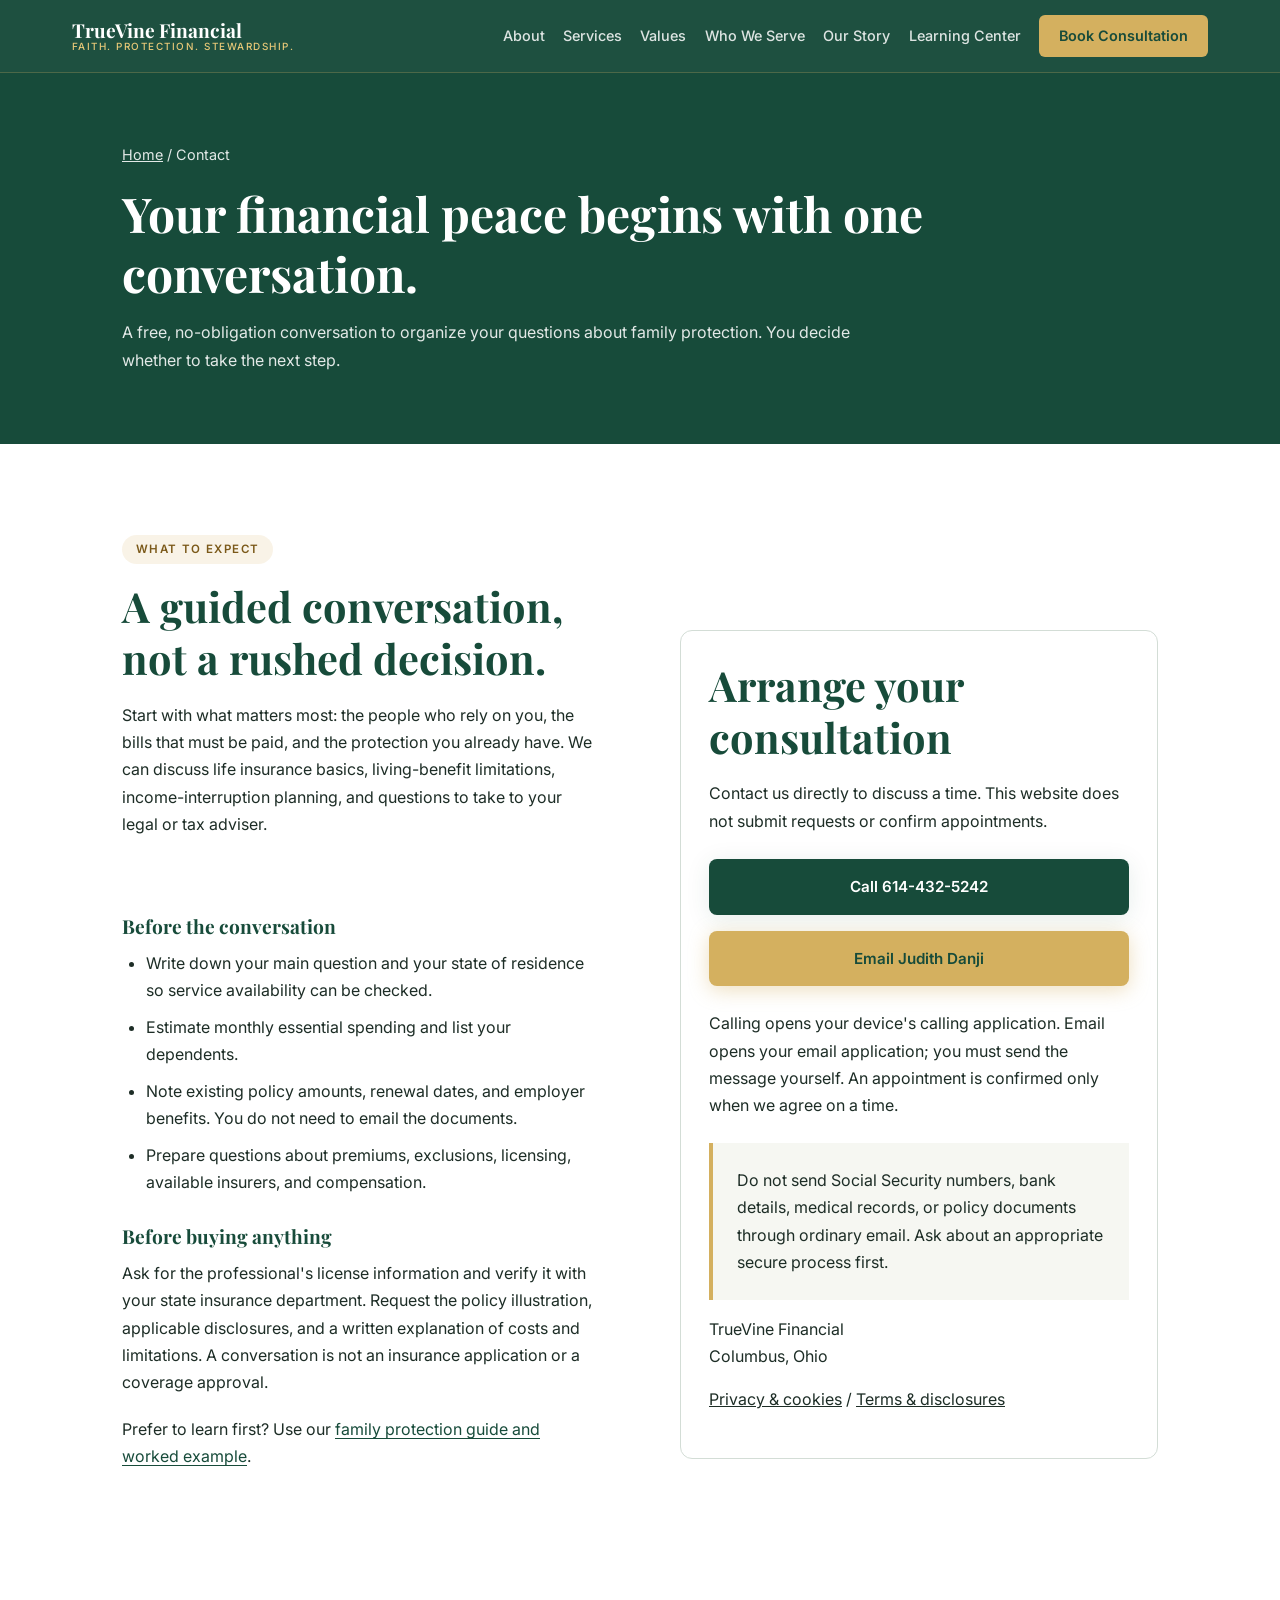
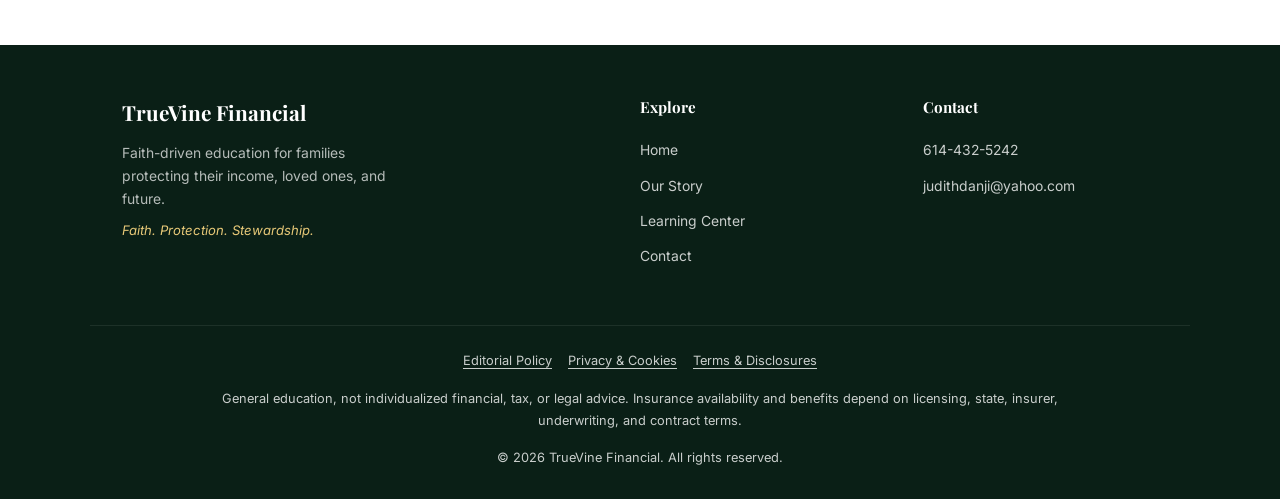
<file: contact.html>
<!DOCTYPE html>
<html lang="en">
<head>
  <meta charset="UTF-8" />
  <link rel="icon" type="image/svg+xml" sizes="any" href="favicon.svg" />
  <meta name="viewport" content="width=device-width, initial-scale=1.0" />
  <title>Contact &amp; Consultation | TrueVine Financial</title>
  <meta name="description" content="Call TrueVine Financial at 614-432-5242 to discuss a free family protection consultation. Learn what to prepare and what to expect before you decide." />
  <meta name="author" content="TrueVine Financial" />
  <meta name="robots" content="index,follow" />
  <meta name="theme-color" content="#174B3A" />
  <link rel="canonical" href="https://financialpros.brotherfall.com/contact.html" />
  <meta property="og:type" content="website" />
  <meta property="og:site_name" content="TrueVine Financial" />
  <meta property="og:title" content="Contact &amp; Consultation | TrueVine Financial" />
  <meta property="og:description" content="Arrange a free conversation about your family's financial protection. Call 614-432-5242." />
  <meta property="og:url" content="https://financialpros.brotherfall.com/contact.html" />
  <meta name="twitter:card" content="summary" />
  <meta name="twitter:title" content="Contact &amp; Consultation | TrueVine Financial" />
  <meta name="twitter:description" content="Call 614-432-5242 to discuss a free family protection consultation." />
  <link rel="preconnect" href="https://fonts.googleapis.com" />
  <link rel="preconnect" href="https://fonts.gstatic.com" crossorigin />
  <link href="https://fonts.googleapis.com/css2?family=Playfair+Display:wght@400;600;700&amp;family=Inter:wght@300;400;500;600&amp;display=swap" rel="stylesheet" />
  <link rel="stylesheet" href="styles.css" />
  <script src="site.js" defer></script>
</head>
<body>
  <a class="skip-link" href="#main-content">Skip to content</a>
  <nav class="navbar" aria-label="Main navigation">
    <div class="nav-inner">
      <a href="index.html" class="nav-logo" aria-label="TrueVine Financial Home">
        <div class="logo-text">TrueVine Financial<span>Faith. Protection. Stewardship.</span></div>
      </a>
      <div class="nav-links" id="main-navigation">
        <a href="index.html#welcome">About</a>
        <a href="index.html#services">Services</a>
        <a href="index.html#values">Values</a>
        <a href="index.html#who-we-serve">Who We Serve</a>
        <a href="about.html">Our Story</a>
        <a href="protection-guide.html">Learning Center</a>
        <a href="contact.html" class="nav-cta" aria-current="page">Book Consultation</a>
      </div>
      <button class="nav-toggle" aria-label="Toggle menu" aria-expanded="false" aria-controls="main-navigation"><span></span><span></span><span></span></button>
    </div>
  </nav>
  <main id="main-content">
    <header class="page-banner">
      <div class="container">
        <p class="breadcrumb"><a href="index.html">Home</a> / Contact</p>
        <h1>Your financial peace begins with one conversation.</h1>
        <p>A free, no-obligation conversation to organize your questions about family protection.
          You decide whether to take the next step.</p>
      </div>
    </header>
    <section class="section">
      <div class="container welcome-grid">
        <div>
          <div class="tag">What to Expect</div>
          <h2 class="section-title">A guided conversation, not a rushed decision.</h2>
          <p>Start with what matters most: the people who rely on you, the bills that must be paid,
            and the protection you already have. We can discuss life insurance basics, living-benefit
            limitations, income-interruption planning, and questions to take to your legal or tax adviser.</p>
          <div class="reading">
            <h3>Before the conversation</h3>
            <ul>
              <li>Write down your main question and your state of residence so service availability can be checked.</li>
              <li>Estimate monthly essential spending and list your dependents.</li>
              <li>Note existing policy amounts, renewal dates, and employer benefits. You do not need to email the documents.</li>
              <li>Prepare questions about premiums, exclusions, licensing, available insurers, and compensation.</li>
            </ul>
            <h3>Before buying anything</h3>
            <p>Ask for the professional's license information and verify it with your state insurance department.
              Request the policy illustration, applicable disclosures, and a written explanation of costs and limitations.
              A conversation is not an insurance application or a coverage approval.</p>
            <p>Prefer to learn first? Use our <a href="protection-guide.html">family protection guide and worked example</a>.</p>
          </div>
        </div>
        <aside class="guide-card" aria-labelledby="contact-heading">
          <h2 class="section-title" id="contact-heading">Arrange your consultation</h2>
          <p>Contact us directly to discuss a time. This website does not submit requests or confirm appointments.</p>
          <div class="contact-options">
            <a href="tel:+16144325242" class="btn btn-green">Call 614-432-5242</a>
            <a href="mailto:judithdanji@yahoo.com?subject=Consultation%20inquiry" class="btn btn-primary">Email Judith Danji</a>
          </div>
          <p>Calling opens your device's calling application. Email opens your email application;
            you must send the message yourself. An appointment is confirmed only when we agree on a time.</p>
          <p class="note">Do not send Social Security numbers, bank details, medical records, or policy
            documents through ordinary email. Ask about an appropriate secure process first.</p>
          <p>TrueVine Financial<br />Columbus, Ohio</p>
          <p><a href="privacy.html" style="text-decoration:underline;">Privacy &amp; cookies</a> /
            <a href="terms.html" style="text-decoration:underline;">Terms &amp; disclosures</a></p>
        </aside>
      </div>
    </section>
  </main>
  <footer aria-label="Site footer">
    <div class="footer-inner">
      <div class="footer-brand">
        <div class="logo-text">TrueVine Financial</div>
        <p>Faith-driven education for families protecting their income, loved ones, and future.</p>
        <div class="tagline">Faith. Protection. Stewardship.</div>
      </div>
      <div class="footer-col">
        <h5>Explore</h5>
        <ul>
          <li><a href="index.html">Home</a></li>
          <li><a href="about.html">Our Story</a></li>
          <li><a href="protection-guide.html">Learning Center</a></li>
          <li><a href="contact.html">Contact</a></li>
        </ul>
      </div>
      <div class="footer-col">
        <h5>Contact</h5>
        <ul>
          <li><a href="tel:+16144325242">614-432-5242</a></li>
          <li><a href="mailto:judithdanji@yahoo.com">judithdanji@yahoo.com</a></li>
        </ul>
      </div>
    </div>
    <div class="footer-bottom">
      <nav class="footer-policy" aria-label="Resources and policies">
        <a href="editorial-policy.html">Editorial Policy</a>
        <a href="privacy.html">Privacy &amp; Cookies</a>
        <a href="terms.html">Terms &amp; Disclosures</a>
      </nav>
      <p class="footer-disclaimer">General education, not individualized financial, tax, or legal advice.
        Insurance availability and benefits depend on licensing, state, insurer, underwriting, and contract terms.</p>
      <p>&copy; 2026 TrueVine Financial. All rights reserved.</p>
    </div>
  </footer>
</body>
</html>
</file>
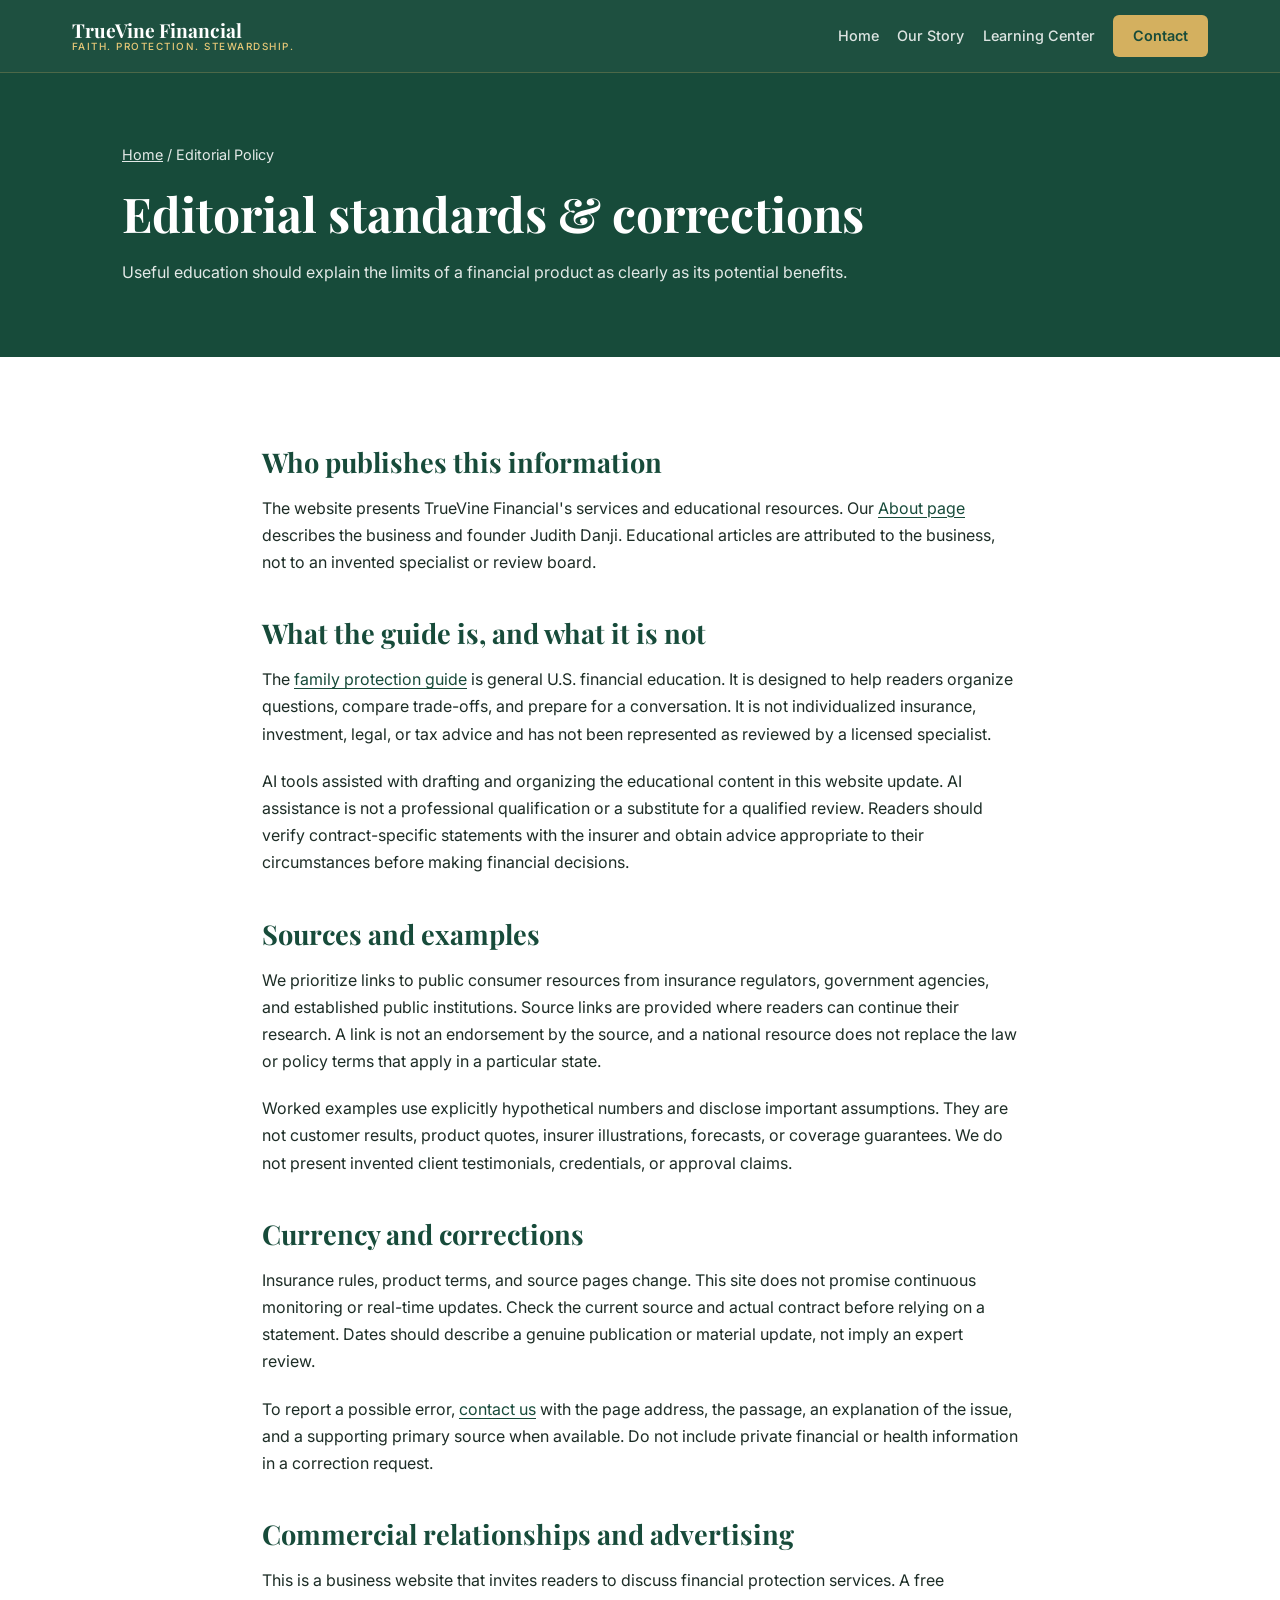
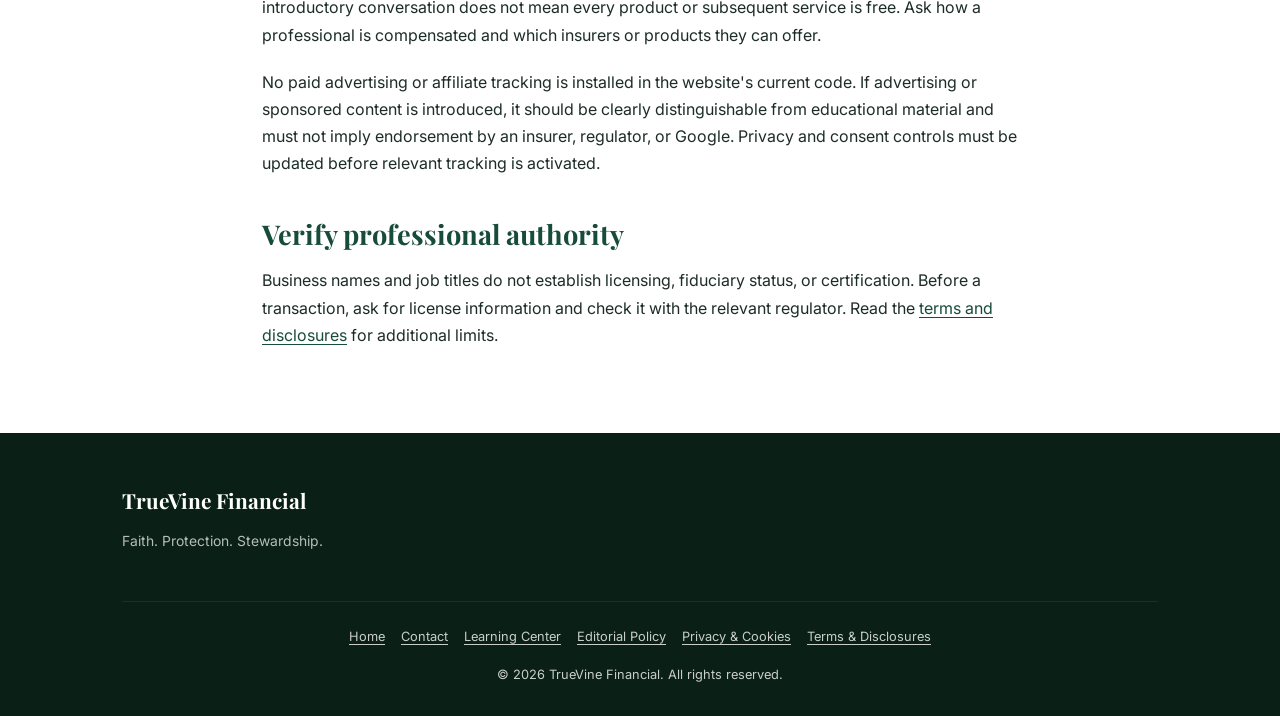
<file: editorial-policy.html>
<!DOCTYPE html>
<html lang="en">
<head>
  <meta charset="UTF-8" />
  <link rel="icon" type="image/svg+xml" sizes="any" href="favicon.svg" />
  <meta name="viewport" content="width=device-width, initial-scale=1.0" />
  <title>Editorial Standards &amp; Corrections | TrueVine Financial</title>
  <meta name="description" content="How TrueVine Financial approaches educational content, sources, hypothetical examples, AI assistance, corrections, and advertising transparency." />
  <meta name="robots" content="index,follow" />
  <meta name="theme-color" content="#174B3A" />
  <link rel="canonical" href="https://financialpros.brotherfall.com/editorial-policy.html" />
  <meta property="og:type" content="website" />
  <meta property="og:site_name" content="TrueVine Financial" />
  <meta property="og:title" content="Editorial Standards &amp; Corrections | TrueVine Financial" />
  <meta property="og:description" content="Our approach to sources, educational limitations, AI assistance, and corrections." />
  <meta property="og:url" content="https://financialpros.brotherfall.com/editorial-policy.html" />
  <meta name="twitter:card" content="summary" />
  <meta name="twitter:title" content="Editorial Standards | TrueVine Financial" />
  <meta name="twitter:description" content="Sources, content limitations, and how to report an error." />
  <link rel="preconnect" href="https://fonts.googleapis.com" />
  <link rel="preconnect" href="https://fonts.gstatic.com" crossorigin />
  <link href="https://fonts.googleapis.com/css2?family=Playfair+Display:wght@400;600;700&amp;family=Inter:wght@300;400;500;600&amp;display=swap" rel="stylesheet" />
  <link rel="stylesheet" href="styles.css" />
  <script src="site.js" defer></script>
</head>
<body>
  <a class="skip-link" href="#main-content">Skip to content</a>
  <nav class="navbar" aria-label="Main navigation"><div class="nav-inner">
    <a href="index.html" class="nav-logo" aria-label="TrueVine Financial Home"><div class="logo-text">TrueVine Financial<span>Faith. Protection. Stewardship.</span></div></a>
    <div class="nav-links" id="main-navigation"><a href="index.html">Home</a><a href="about.html">Our Story</a><a href="protection-guide.html">Learning Center</a><a href="contact.html" class="nav-cta">Contact</a></div>
    <button class="nav-toggle" aria-label="Toggle menu" aria-expanded="false" aria-controls="main-navigation"><span></span><span></span><span></span></button>
  </div></nav>
  <main id="main-content">
    <header class="page-banner"><div class="container">
      <p class="breadcrumb"><a href="index.html">Home</a> / Editorial Policy</p>
      <h1>Editorial standards &amp; corrections</h1>
      <p>Useful education should explain the limits of a financial product as clearly as its potential benefits.</p>
    </div></header>
    <div class="container reading">
      <h2>Who publishes this information</h2>
      <p>The website presents TrueVine Financial's services and educational resources.
        Our <a href="about.html">About page</a> describes the business and founder Judith Danji.
        Educational articles are attributed to the business, not to an invented specialist or review board.</p>
      <h2>What the guide is, and what it is not</h2>
      <p>The <a href="protection-guide.html">family protection guide</a> is general U.S. financial education.
        It is designed to help readers organize questions, compare trade-offs, and prepare for a conversation.
        It is not individualized insurance, investment, legal, or tax advice and has not been represented
        as reviewed by a licensed specialist.</p>
      <p>AI tools assisted with drafting and organizing the educational content in this website update.
        AI assistance is not a professional qualification or a substitute for a qualified review.
        Readers should verify contract-specific statements with the insurer and obtain advice appropriate
        to their circumstances before making financial decisions.</p>
      <h2>Sources and examples</h2>
      <p>We prioritize links to public consumer resources from insurance regulators, government agencies,
        and established public institutions. Source links are provided where readers can continue their
        research. A link is not an endorsement by the source, and a national resource does not replace
        the law or policy terms that apply in a particular state.</p>
      <p>Worked examples use explicitly hypothetical numbers and disclose important assumptions.
        They are not customer results, product quotes, insurer illustrations, forecasts, or coverage guarantees.
        We do not present invented client testimonials, credentials, or approval claims.</p>
      <h2>Currency and corrections</h2>
      <p>Insurance rules, product terms, and source pages change. This site does not promise continuous
        monitoring or real-time updates. Check the current source and actual contract before relying on
        a statement. Dates should describe a genuine publication or material update, not imply an expert review.</p>
      <p>To report a possible error, <a href="contact.html">contact us</a> with the page address, the passage,
        an explanation of the issue, and a supporting primary source when available.
        Do not include private financial or health information in a correction request.</p>
      <h2>Commercial relationships and advertising</h2>
      <p>This is a business website that invites readers to discuss financial protection services.
        A free introductory conversation does not mean every product or subsequent service is free.
        Ask how a professional is compensated and which insurers or products they can offer.</p>
      <p>No paid advertising or affiliate tracking is installed in the website's current code.
        If advertising or sponsored content is introduced, it should be clearly distinguishable from
        educational material and must not imply endorsement by an insurer, regulator, or Google.
        Privacy and consent controls must be updated before relevant tracking is activated.</p>
      <h2>Verify professional authority</h2>
      <p>Business names and job titles do not establish licensing, fiduciary status, or certification.
        Before a transaction, ask for license information and check it with the relevant regulator.
        Read the <a href="terms.html">terms and disclosures</a> for additional limits.</p>
    </div>
  </main>
  <footer aria-label="Site footer"><div class="container">
    <div class="footer-brand"><div class="logo-text">TrueVine Financial</div><p>Faith. Protection. Stewardship.</p></div>
    <div class="footer-bottom">
      <nav class="footer-policy" aria-label="Resources and policies">
        <a href="index.html">Home</a><a href="contact.html">Contact</a><a href="protection-guide.html">Learning Center</a>
        <a href="editorial-policy.html" aria-current="page">Editorial Policy</a><a href="privacy.html">Privacy &amp; Cookies</a><a href="terms.html">Terms &amp; Disclosures</a>
      </nav>
      <p>&copy; 2026 TrueVine Financial. All rights reserved.</p>
    </div>
  </div></footer>
</body>
</html>
</file>
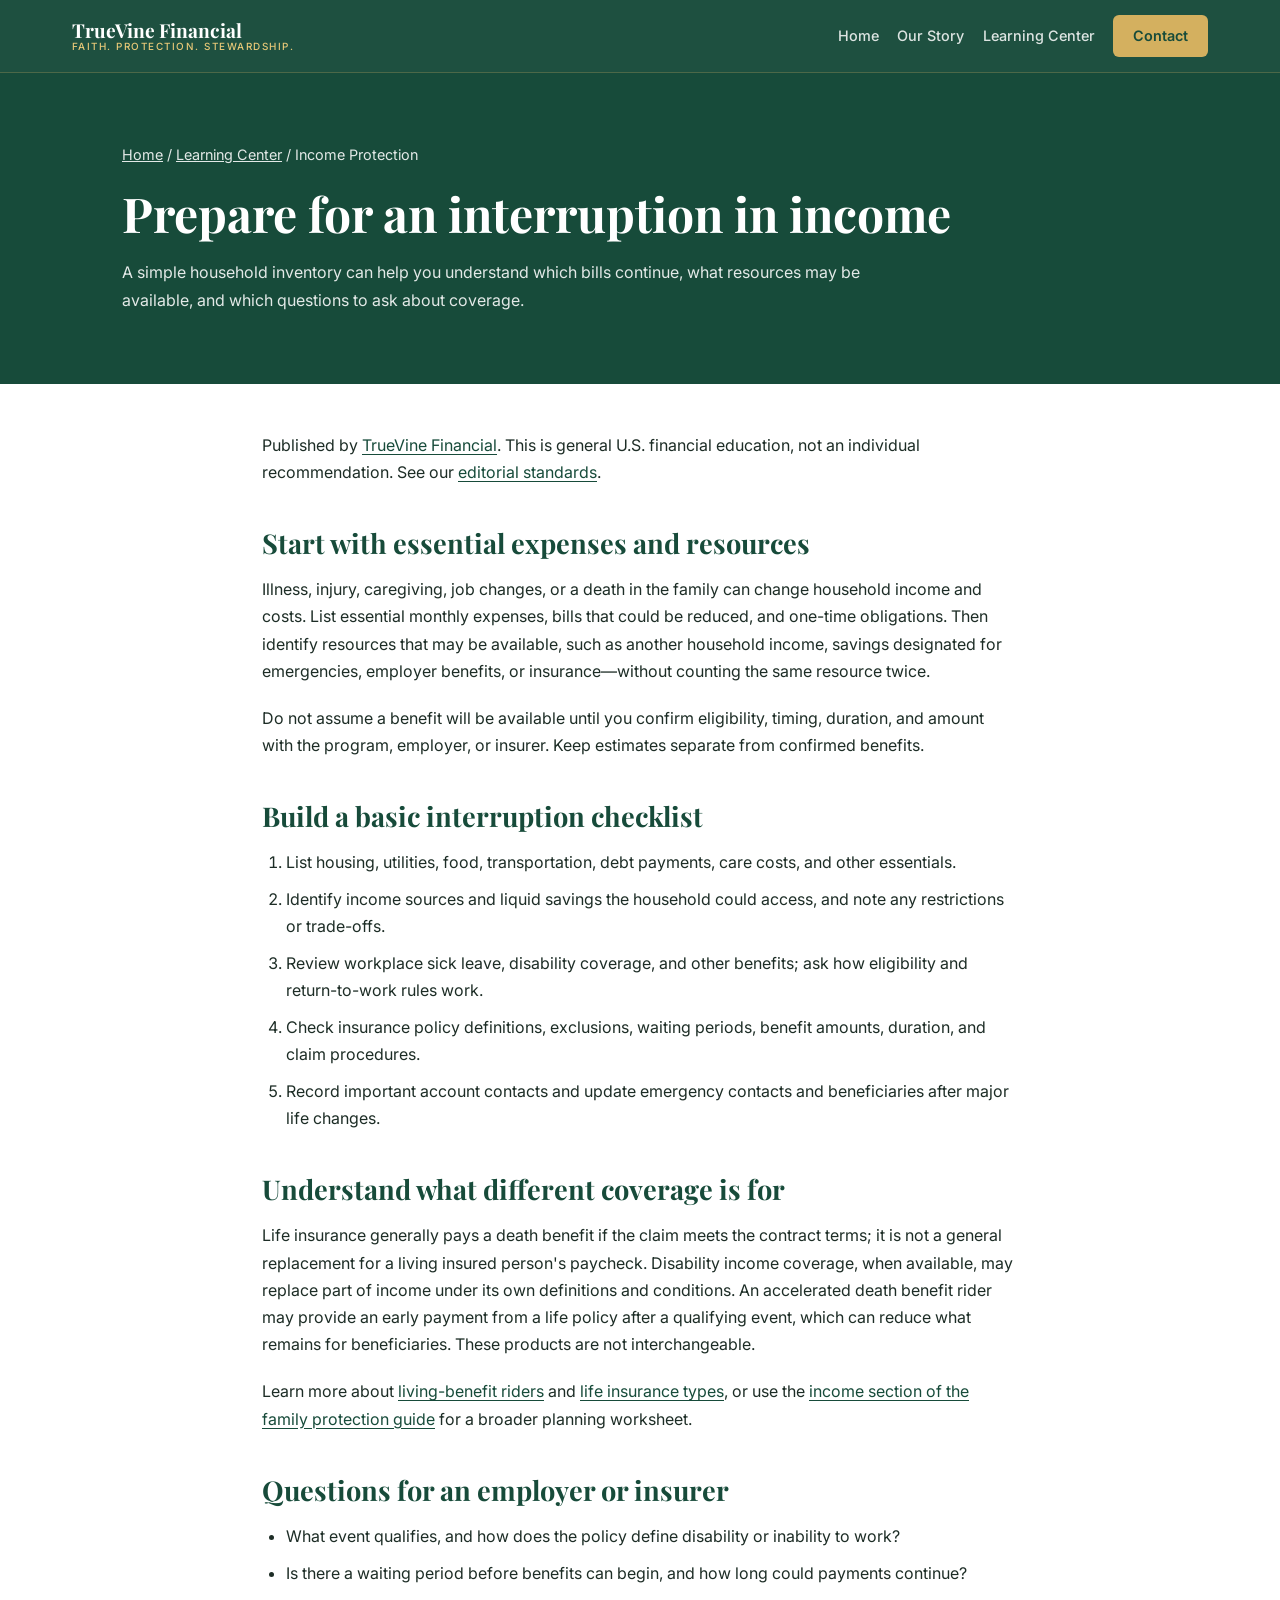
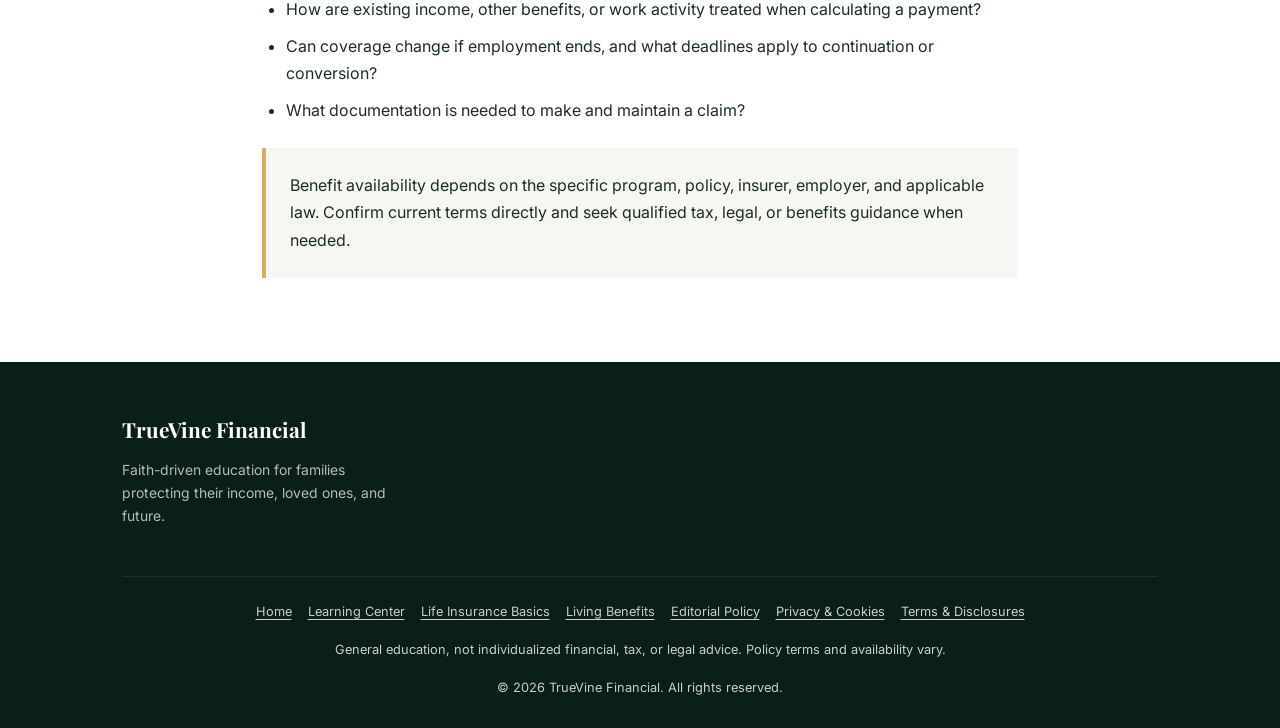
<file: income-protection.html>
<!DOCTYPE html>
<html lang="en">
<head>
  <meta charset="UTF-8" />
  <link rel="icon" type="image/svg+xml" sizes="any" href="favicon.svg" />
  <meta name="viewport" content="width=device-width, initial-scale=1.0" />
  <title>Income Protection: Planning for an Interruption | TrueVine</title>
  <meta name="description" content="Create a practical income-interruption checklist with essential expenses, available resources, workplace benefits, and questions about disability coverage." />
  <meta name="author" content="TrueVine Financial" />
  <meta name="robots" content="index,follow" />
  <meta name="theme-color" content="#174B3A" />
  <link rel="canonical" href="https://financialpros.brotherfall.com/income-protection.html" />
  <meta property="og:type" content="article" />
  <meta property="og:site_name" content="TrueVine Financial" />
  <meta property="og:title" content="Income Protection: Planning for an Interruption | TrueVine" />
  <meta property="og:description" content="Organize your essential expenses, available resources, and questions about income protection." />
  <meta property="og:url" content="https://financialpros.brotherfall.com/income-protection.html" />
  <meta name="twitter:card" content="summary" />
  <meta name="twitter:title" content="Income Protection Planning | TrueVine Financial" />
  <meta name="twitter:description" content="A checklist for preparing for an income interruption." />
  <link rel="preconnect" href="https://fonts.googleapis.com" />
  <link rel="preconnect" href="https://fonts.gstatic.com" crossorigin />
  <link href="https://fonts.googleapis.com/css2?family=Playfair+Display:wght@400;600;700&amp;family=Inter:wght@300;400;500;600&amp;display=swap" rel="stylesheet" />
  <link rel="stylesheet" href="styles.css" />
  <script src="site.js" defer></script>
  <script type="application/ld+json">
  {
    "@context": "https://schema.org",
    "@type": "Article",
    "headline": "Income protection: planning for an interruption",
    "description": "A general checklist for preparing household finances for an income interruption.",
    "mainEntityOfPage": "https://financialpros.brotherfall.com/income-protection.html",
    "author": {"@type": "Organization", "name": "TrueVine Financial"},
    "publisher": {"@type": "Organization", "name": "TrueVine Financial"},
    "inLanguage": "en-US"
  }
  </script>
</head>
<body>
  <a class="skip-link" href="#main-content">Skip to content</a>
  <nav class="navbar" aria-label="Main navigation"><div class="nav-inner">
    <a href="index.html" class="nav-logo" aria-label="TrueVine Financial Home"><div class="logo-text">TrueVine Financial<span>Faith. Protection. Stewardship.</span></div></a>
    <div class="nav-links" id="main-navigation">
      <a href="index.html">Home</a><a href="about.html">Our Story</a><a href="protection-guide.html">Learning Center</a><a href="contact.html" class="nav-cta">Contact</a>
    </div>
    <button class="nav-toggle" aria-label="Toggle menu" aria-expanded="false" aria-controls="main-navigation"><span></span><span></span><span></span></button>
  </div></nav>
  <main id="main-content">
    <header class="page-banner"><div class="container">
      <p class="breadcrumb"><a href="index.html">Home</a> / <a href="protection-guide.html">Learning Center</a> / Income Protection</p>
      <h1>Prepare for an interruption in income</h1>
      <p>A simple household inventory can help you understand which bills continue, what resources may be available, and which questions to ask about coverage.</p>
    </div></header>
    <article class="container reading">
      <p>Published by <a href="about.html">TrueVine Financial</a>. This is general U.S. financial education, not an individual recommendation. See our <a href="editorial-policy.html">editorial standards</a>.</p>
      <h2>Start with essential expenses and resources</h2>
      <p>Illness, injury, caregiving, job changes, or a death in the family can change household income and costs. List essential monthly expenses, bills that could be reduced, and one-time obligations. Then identify resources that may be available, such as another household income, savings designated for emergencies, employer benefits, or insurance—without counting the same resource twice.</p>
      <p>Do not assume a benefit will be available until you confirm eligibility, timing, duration, and amount with the program, employer, or insurer. Keep estimates separate from confirmed benefits.</p>
      <h2>Build a basic interruption checklist</h2>
      <ol>
        <li>List housing, utilities, food, transportation, debt payments, care costs, and other essentials.</li>
        <li>Identify income sources and liquid savings the household could access, and note any restrictions or trade-offs.</li>
        <li>Review workplace sick leave, disability coverage, and other benefits; ask how eligibility and return-to-work rules work.</li>
        <li>Check insurance policy definitions, exclusions, waiting periods, benefit amounts, duration, and claim procedures.</li>
        <li>Record important account contacts and update emergency contacts and beneficiaries after major life changes.</li>
      </ol>
      <h2>Understand what different coverage is for</h2>
      <p>Life insurance generally pays a death benefit if the claim meets the contract terms; it is not a general replacement for a living insured person's paycheck. Disability income coverage, when available, may replace part of income under its own definitions and conditions. An accelerated death benefit rider may provide an early payment from a life policy after a qualifying event, which can reduce what remains for beneficiaries. These products are not interchangeable.</p>
      <p>Learn more about <a href="living-benefits.html">living-benefit riders</a> and <a href="life-insurance-basics.html">life insurance types</a>, or use the <a href="protection-guide.html#income">income section of the family protection guide</a> for a broader planning worksheet.</p>
      <h2>Questions for an employer or insurer</h2>
      <ul>
        <li>What event qualifies, and how does the policy define disability or inability to work?</li>
        <li>Is there a waiting period before benefits can begin, and how long could payments continue?</li>
        <li>How are existing income, other benefits, or work activity treated when calculating a payment?</li>
        <li>Can coverage change if employment ends, and what deadlines apply to continuation or conversion?</li>
        <li>What documentation is needed to make and maintain a claim?</li>
      </ul>
      <p class="note">Benefit availability depends on the specific program, policy, insurer, employer, and applicable law. Confirm current terms directly and seek qualified tax, legal, or benefits guidance when needed.</p>
    </article>
  </main>
  <footer aria-label="Site footer"><div class="container">
    <div class="footer-brand"><div class="logo-text">TrueVine Financial</div><p>Faith-driven education for families protecting their income, loved ones, and future.</p></div>
    <div class="footer-bottom">
      <nav class="footer-policy" aria-label="Resources and policies">
        <a href="index.html">Home</a><a href="protection-guide.html">Learning Center</a><a href="life-insurance-basics.html">Life Insurance Basics</a><a href="living-benefits.html">Living Benefits</a>
        <a href="editorial-policy.html">Editorial Policy</a><a href="privacy.html">Privacy &amp; Cookies</a><a href="terms.html">Terms &amp; Disclosures</a>
      </nav>
      <p class="footer-disclaimer">General education, not individualized financial, tax, or legal advice. Policy terms and availability vary.</p>
      <p>&copy; 2026 TrueVine Financial. All rights reserved.</p>
    </div>
  </div></footer>
</body>
</html>
</file>
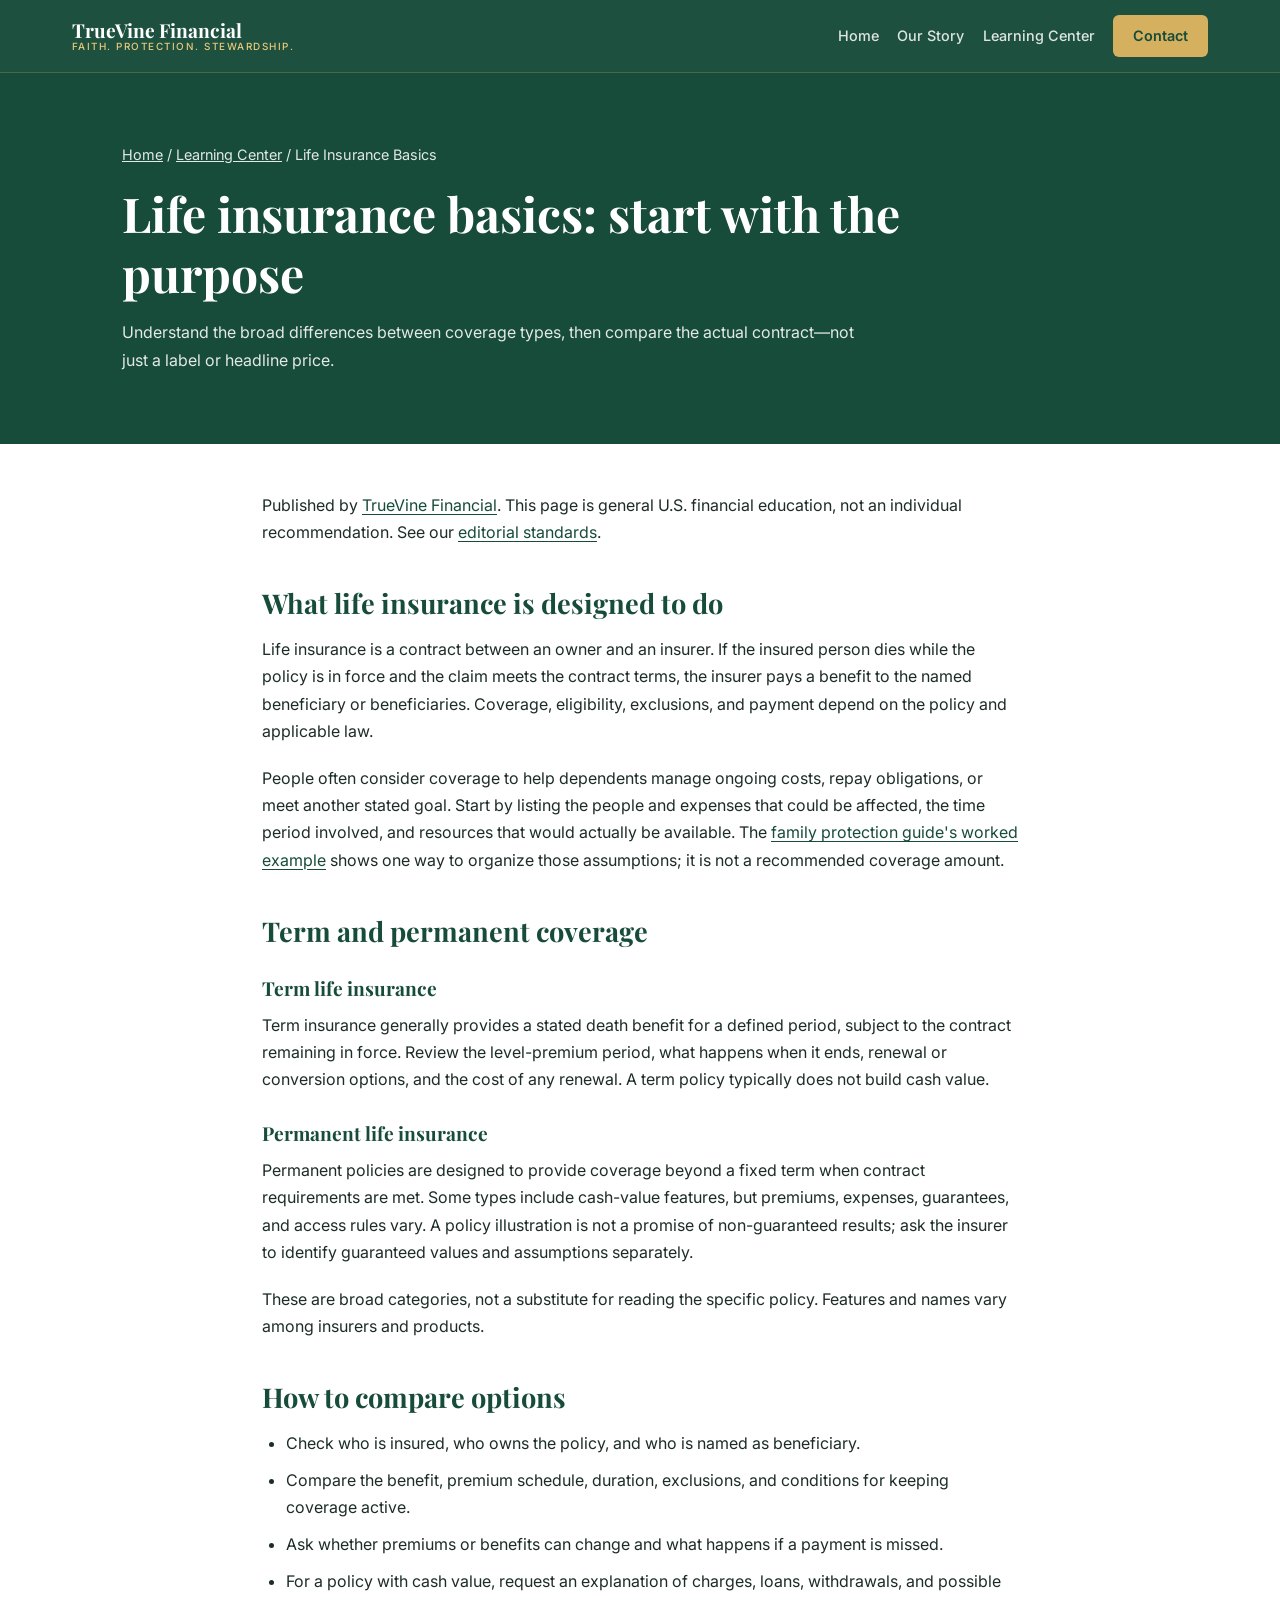
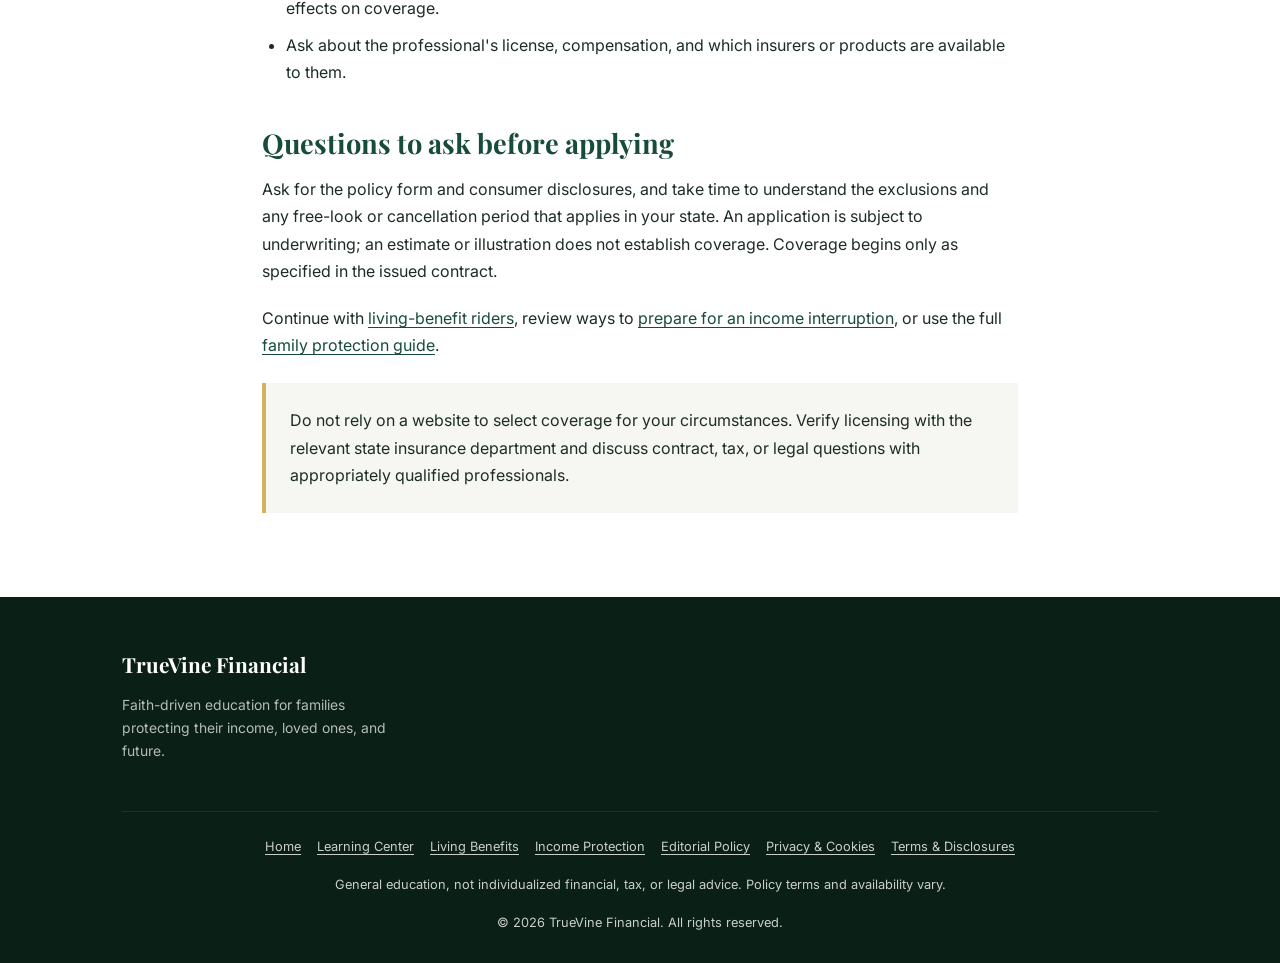
<file: life-insurance-basics.html>
<!DOCTYPE html>
<html lang="en">
<head>
  <meta charset="UTF-8" />
  <link rel="icon" type="image/svg+xml" sizes="any" href="favicon.svg" />
  <meta name="viewport" content="width=device-width, initial-scale=1.0" />
  <title>Life Insurance Basics: Term and Permanent Coverage | TrueVine</title>
  <meta name="description" content="Learn the basic differences between term and permanent life insurance, how to compare policy details, and what to ask before choosing coverage." />
  <meta name="author" content="TrueVine Financial" />
  <meta name="robots" content="index,follow" />
  <meta name="theme-color" content="#174B3A" />
  <link rel="canonical" href="https://financialpros.brotherfall.com/life-insurance-basics.html" />
  <meta property="og:type" content="article" />
  <meta property="og:site_name" content="TrueVine Financial" />
  <meta property="og:title" content="Life Insurance Basics: Term and Permanent Coverage | TrueVine" />
  <meta property="og:description" content="Understand the main types of life insurance and compare policy details with care." />
  <meta property="og:url" content="https://financialpros.brotherfall.com/life-insurance-basics.html" />
  <meta name="twitter:card" content="summary" />
  <meta name="twitter:title" content="Life Insurance Basics | TrueVine Financial" />
  <meta name="twitter:description" content="A practical introduction to term and permanent life insurance." />
  <link rel="preconnect" href="https://fonts.googleapis.com" />
  <link rel="preconnect" href="https://fonts.gstatic.com" crossorigin />
  <link href="https://fonts.googleapis.com/css2?family=Playfair+Display:wght@400;600;700&amp;family=Inter:wght@300;400;500;600&amp;display=swap" rel="stylesheet" />
  <link rel="stylesheet" href="styles.css" />
  <script src="site.js" defer></script>
  <script type="application/ld+json">
  {
    "@context": "https://schema.org",
    "@type": "Article",
    "headline": "Life insurance basics: term and permanent coverage",
    "description": "A general educational overview of life insurance types and policy comparisons.",
    "mainEntityOfPage": "https://financialpros.brotherfall.com/life-insurance-basics.html",
    "author": {"@type": "Organization", "name": "TrueVine Financial"},
    "publisher": {"@type": "Organization", "name": "TrueVine Financial"},
    "inLanguage": "en-US"
  }
  </script>
</head>
<body>
  <a class="skip-link" href="#main-content">Skip to content</a>
  <nav class="navbar" aria-label="Main navigation"><div class="nav-inner">
    <a href="index.html" class="nav-logo" aria-label="TrueVine Financial Home"><div class="logo-text">TrueVine Financial<span>Faith. Protection. Stewardship.</span></div></a>
    <div class="nav-links" id="main-navigation">
      <a href="index.html">Home</a><a href="about.html">Our Story</a><a href="protection-guide.html">Learning Center</a><a href="contact.html" class="nav-cta">Contact</a>
    </div>
    <button class="nav-toggle" aria-label="Toggle menu" aria-expanded="false" aria-controls="main-navigation"><span></span><span></span><span></span></button>
  </div></nav>
  <main id="main-content">
    <header class="page-banner"><div class="container">
      <p class="breadcrumb"><a href="index.html">Home</a> / <a href="protection-guide.html">Learning Center</a> / Life Insurance Basics</p>
      <h1>Life insurance basics: start with the purpose</h1>
      <p>Understand the broad differences between coverage types, then compare the actual contract—not just a label or headline price.</p>
    </div></header>
    <article class="container reading">
      <p>Published by <a href="about.html">TrueVine Financial</a>. This page is general U.S. financial education, not an individual recommendation. See our <a href="editorial-policy.html">editorial standards</a>.</p>
      <h2>What life insurance is designed to do</h2>
      <p>Life insurance is a contract between an owner and an insurer. If the insured person dies while the policy is in force and the claim meets the contract terms, the insurer pays a benefit to the named beneficiary or beneficiaries. Coverage, eligibility, exclusions, and payment depend on the policy and applicable law.</p>
      <p>People often consider coverage to help dependents manage ongoing costs, repay obligations, or meet another stated goal. Start by listing the people and expenses that could be affected, the time period involved, and resources that would actually be available. The <a href="protection-guide.html#coverage-gap">family protection guide's worked example</a> shows one way to organize those assumptions; it is not a recommended coverage amount.</p>
      <h2>Term and permanent coverage</h2>
      <h3>Term life insurance</h3>
      <p>Term insurance generally provides a stated death benefit for a defined period, subject to the contract remaining in force. Review the level-premium period, what happens when it ends, renewal or conversion options, and the cost of any renewal. A term policy typically does not build cash value.</p>
      <h3>Permanent life insurance</h3>
      <p>Permanent policies are designed to provide coverage beyond a fixed term when contract requirements are met. Some types include cash-value features, but premiums, expenses, guarantees, and access rules vary. A policy illustration is not a promise of non-guaranteed results; ask the insurer to identify guaranteed values and assumptions separately.</p>
      <p>These are broad categories, not a substitute for reading the specific policy. Features and names vary among insurers and products.</p>
      <h2>How to compare options</h2>
      <ul>
        <li>Check who is insured, who owns the policy, and who is named as beneficiary.</li>
        <li>Compare the benefit, premium schedule, duration, exclusions, and conditions for keeping coverage active.</li>
        <li>Ask whether premiums or benefits can change and what happens if a payment is missed.</li>
        <li>For a policy with cash value, request an explanation of charges, loans, withdrawals, and possible effects on coverage.</li>
        <li>Ask about the professional's license, compensation, and which insurers or products are available to them.</li>
      </ul>
      <h2>Questions to ask before applying</h2>
      <p>Ask for the policy form and consumer disclosures, and take time to understand the exclusions and any free-look or cancellation period that applies in your state. An application is subject to underwriting; an estimate or illustration does not establish coverage. Coverage begins only as specified in the issued contract.</p>
      <p>Continue with <a href="living-benefits.html">living-benefit riders</a>, review ways to <a href="income-protection.html">prepare for an income interruption</a>, or use the full <a href="protection-guide.html">family protection guide</a>.</p>
      <p class="note">Do not rely on a website to select coverage for your circumstances. Verify licensing with the relevant state insurance department and discuss contract, tax, or legal questions with appropriately qualified professionals.</p>
    </article>
  </main>
  <footer aria-label="Site footer"><div class="container">
    <div class="footer-brand"><div class="logo-text">TrueVine Financial</div><p>Faith-driven education for families protecting their income, loved ones, and future.</p></div>
    <div class="footer-bottom">
      <nav class="footer-policy" aria-label="Resources and policies">
        <a href="index.html">Home</a><a href="protection-guide.html">Learning Center</a><a href="living-benefits.html">Living Benefits</a><a href="income-protection.html">Income Protection</a>
        <a href="editorial-policy.html">Editorial Policy</a><a href="privacy.html">Privacy &amp; Cookies</a><a href="terms.html">Terms &amp; Disclosures</a>
      </nav>
      <p class="footer-disclaimer">General education, not individualized financial, tax, or legal advice. Policy terms and availability vary.</p>
      <p>&copy; 2026 TrueVine Financial. All rights reserved.</p>
    </div>
  </div></footer>
</body>
</html>
</file>
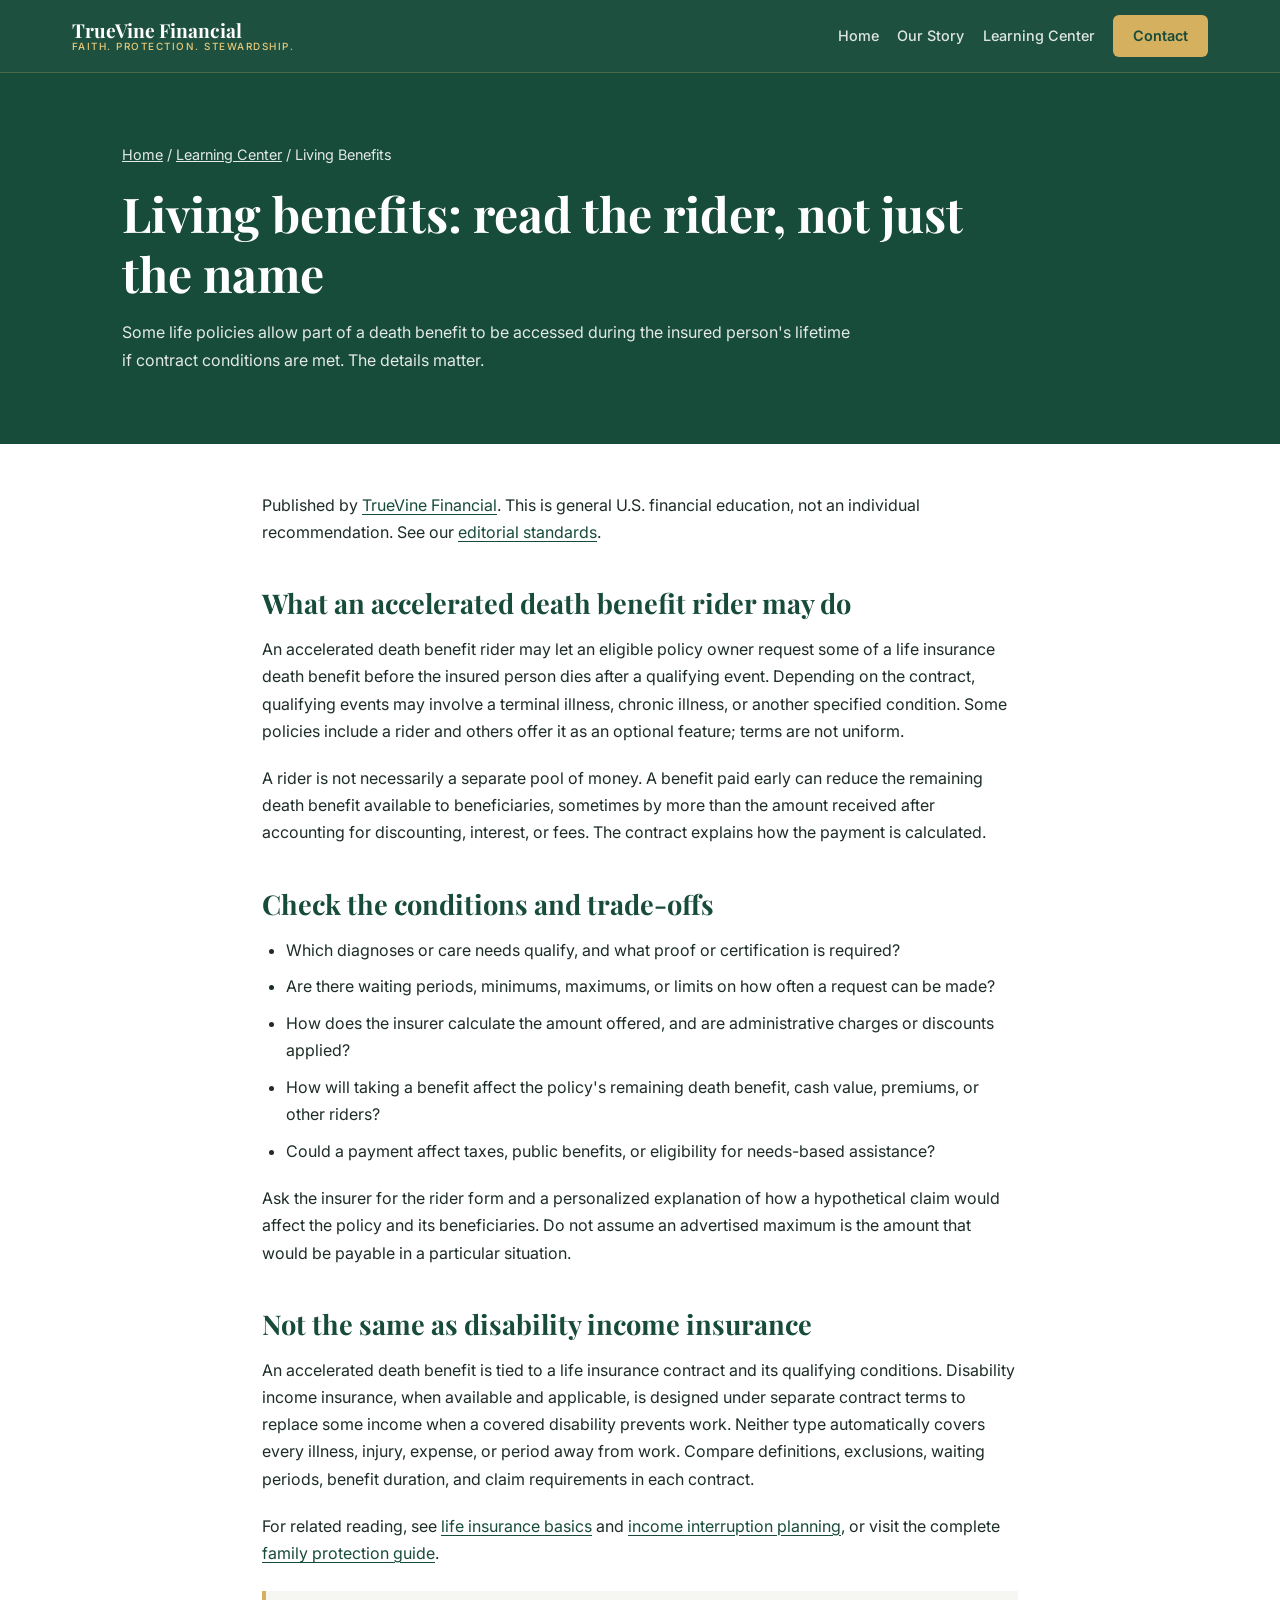
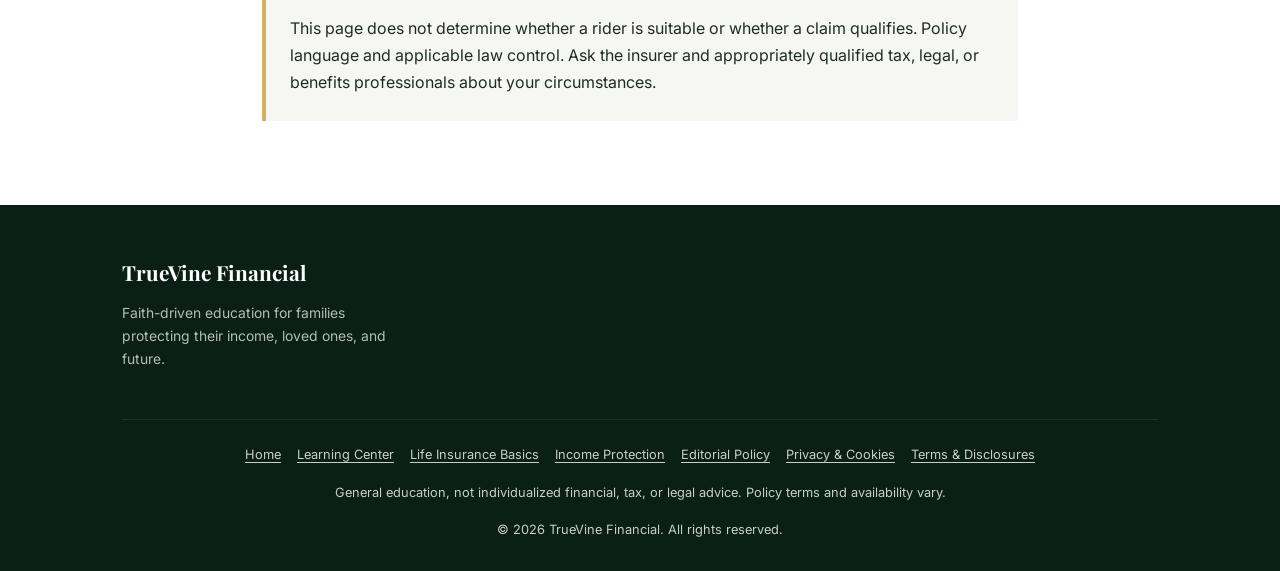
<file: living-benefits.html>
<!DOCTYPE html>
<html lang="en">
<head>
  <meta charset="UTF-8" />
  <link rel="icon" type="image/svg+xml" sizes="any" href="favicon.svg" />
  <meta name="viewport" content="width=device-width, initial-scale=1.0" />
  <title>Living Benefits and Accelerated Death Benefit Riders | TrueVine</title>
  <meta name="description" content="Learn how life insurance accelerated death benefit riders may work, the policy limits to review, and how they differ from disability insurance." />
  <meta name="author" content="TrueVine Financial" />
  <meta name="robots" content="index,follow" />
  <meta name="theme-color" content="#174B3A" />
  <link rel="canonical" href="https://financialpros.brotherfall.com/living-benefits.html" />
  <meta property="og:type" content="article" />
  <meta property="og:site_name" content="TrueVine Financial" />
  <meta property="og:title" content="Living Benefits and Accelerated Death Benefit Riders | TrueVine" />
  <meta property="og:description" content="Understand rider triggers, limits, costs, and how an accelerated benefit can affect survivors." />
  <meta property="og:url" content="https://financialpros.brotherfall.com/living-benefits.html" />
  <meta name="twitter:card" content="summary" />
  <meta name="twitter:title" content="Living Benefits Explained | TrueVine Financial" />
  <meta name="twitter:description" content="A careful guide to accelerated death benefit riders and their limitations." />
  <link rel="preconnect" href="https://fonts.googleapis.com" />
  <link rel="preconnect" href="https://fonts.gstatic.com" crossorigin />
  <link href="https://fonts.googleapis.com/css2?family=Playfair+Display:wght@400;600;700&amp;family=Inter:wght@300;400;500;600&amp;display=swap" rel="stylesheet" />
  <link rel="stylesheet" href="styles.css" />
  <script src="site.js" defer></script>
  <script type="application/ld+json">
  {
    "@context": "https://schema.org",
    "@type": "Article",
    "headline": "Living benefits and accelerated death benefit riders",
    "description": "A general educational overview of accelerated death benefit riders and their limitations.",
    "mainEntityOfPage": "https://financialpros.brotherfall.com/living-benefits.html",
    "author": {"@type": "Organization", "name": "TrueVine Financial"},
    "publisher": {"@type": "Organization", "name": "TrueVine Financial"},
    "inLanguage": "en-US"
  }
  </script>
</head>
<body>
  <a class="skip-link" href="#main-content">Skip to content</a>
  <nav class="navbar" aria-label="Main navigation"><div class="nav-inner">
    <a href="index.html" class="nav-logo" aria-label="TrueVine Financial Home"><div class="logo-text">TrueVine Financial<span>Faith. Protection. Stewardship.</span></div></a>
    <div class="nav-links" id="main-navigation">
      <a href="index.html">Home</a><a href="about.html">Our Story</a><a href="protection-guide.html">Learning Center</a><a href="contact.html" class="nav-cta">Contact</a>
    </div>
    <button class="nav-toggle" aria-label="Toggle menu" aria-expanded="false" aria-controls="main-navigation"><span></span><span></span><span></span></button>
  </div></nav>
  <main id="main-content">
    <header class="page-banner"><div class="container">
      <p class="breadcrumb"><a href="index.html">Home</a> / <a href="protection-guide.html">Learning Center</a> / Living Benefits</p>
      <h1>Living benefits: read the rider, not just the name</h1>
      <p>Some life policies allow part of a death benefit to be accessed during the insured person's lifetime if contract conditions are met. The details matter.</p>
    </div></header>
    <article class="container reading">
      <p>Published by <a href="about.html">TrueVine Financial</a>. This is general U.S. financial education, not an individual recommendation. See our <a href="editorial-policy.html">editorial standards</a>.</p>
      <h2>What an accelerated death benefit rider may do</h2>
      <p>An accelerated death benefit rider may let an eligible policy owner request some of a life insurance death benefit before the insured person dies after a qualifying event. Depending on the contract, qualifying events may involve a terminal illness, chronic illness, or another specified condition. Some policies include a rider and others offer it as an optional feature; terms are not uniform.</p>
      <p>A rider is not necessarily a separate pool of money. A benefit paid early can reduce the remaining death benefit available to beneficiaries, sometimes by more than the amount received after accounting for discounting, interest, or fees. The contract explains how the payment is calculated.</p>
      <h2>Check the conditions and trade-offs</h2>
      <ul>
        <li>Which diagnoses or care needs qualify, and what proof or certification is required?</li>
        <li>Are there waiting periods, minimums, maximums, or limits on how often a request can be made?</li>
        <li>How does the insurer calculate the amount offered, and are administrative charges or discounts applied?</li>
        <li>How will taking a benefit affect the policy's remaining death benefit, cash value, premiums, or other riders?</li>
        <li>Could a payment affect taxes, public benefits, or eligibility for needs-based assistance?</li>
      </ul>
      <p>Ask the insurer for the rider form and a personalized explanation of how a hypothetical claim would affect the policy and its beneficiaries. Do not assume an advertised maximum is the amount that would be payable in a particular situation.</p>
      <h2>Not the same as disability income insurance</h2>
      <p>An accelerated death benefit is tied to a life insurance contract and its qualifying conditions. Disability income insurance, when available and applicable, is designed under separate contract terms to replace some income when a covered disability prevents work. Neither type automatically covers every illness, injury, expense, or period away from work. Compare definitions, exclusions, waiting periods, benefit duration, and claim requirements in each contract.</p>
      <p>For related reading, see <a href="life-insurance-basics.html">life insurance basics</a> and <a href="income-protection.html">income interruption planning</a>, or visit the complete <a href="protection-guide.html">family protection guide</a>.</p>
      <p class="note">This page does not determine whether a rider is suitable or whether a claim qualifies. Policy language and applicable law control. Ask the insurer and appropriately qualified tax, legal, or benefits professionals about your circumstances.</p>
    </article>
  </main>
  <footer aria-label="Site footer"><div class="container">
    <div class="footer-brand"><div class="logo-text">TrueVine Financial</div><p>Faith-driven education for families protecting their income, loved ones, and future.</p></div>
    <div class="footer-bottom">
      <nav class="footer-policy" aria-label="Resources and policies">
        <a href="index.html">Home</a><a href="protection-guide.html">Learning Center</a><a href="life-insurance-basics.html">Life Insurance Basics</a><a href="income-protection.html">Income Protection</a>
        <a href="editorial-policy.html">Editorial Policy</a><a href="privacy.html">Privacy &amp; Cookies</a><a href="terms.html">Terms &amp; Disclosures</a>
      </nav>
      <p class="footer-disclaimer">General education, not individualized financial, tax, or legal advice. Policy terms and availability vary.</p>
      <p>&copy; 2026 TrueVine Financial. All rights reserved.</p>
    </div>
  </div></footer>
</body>
</html>
</file>
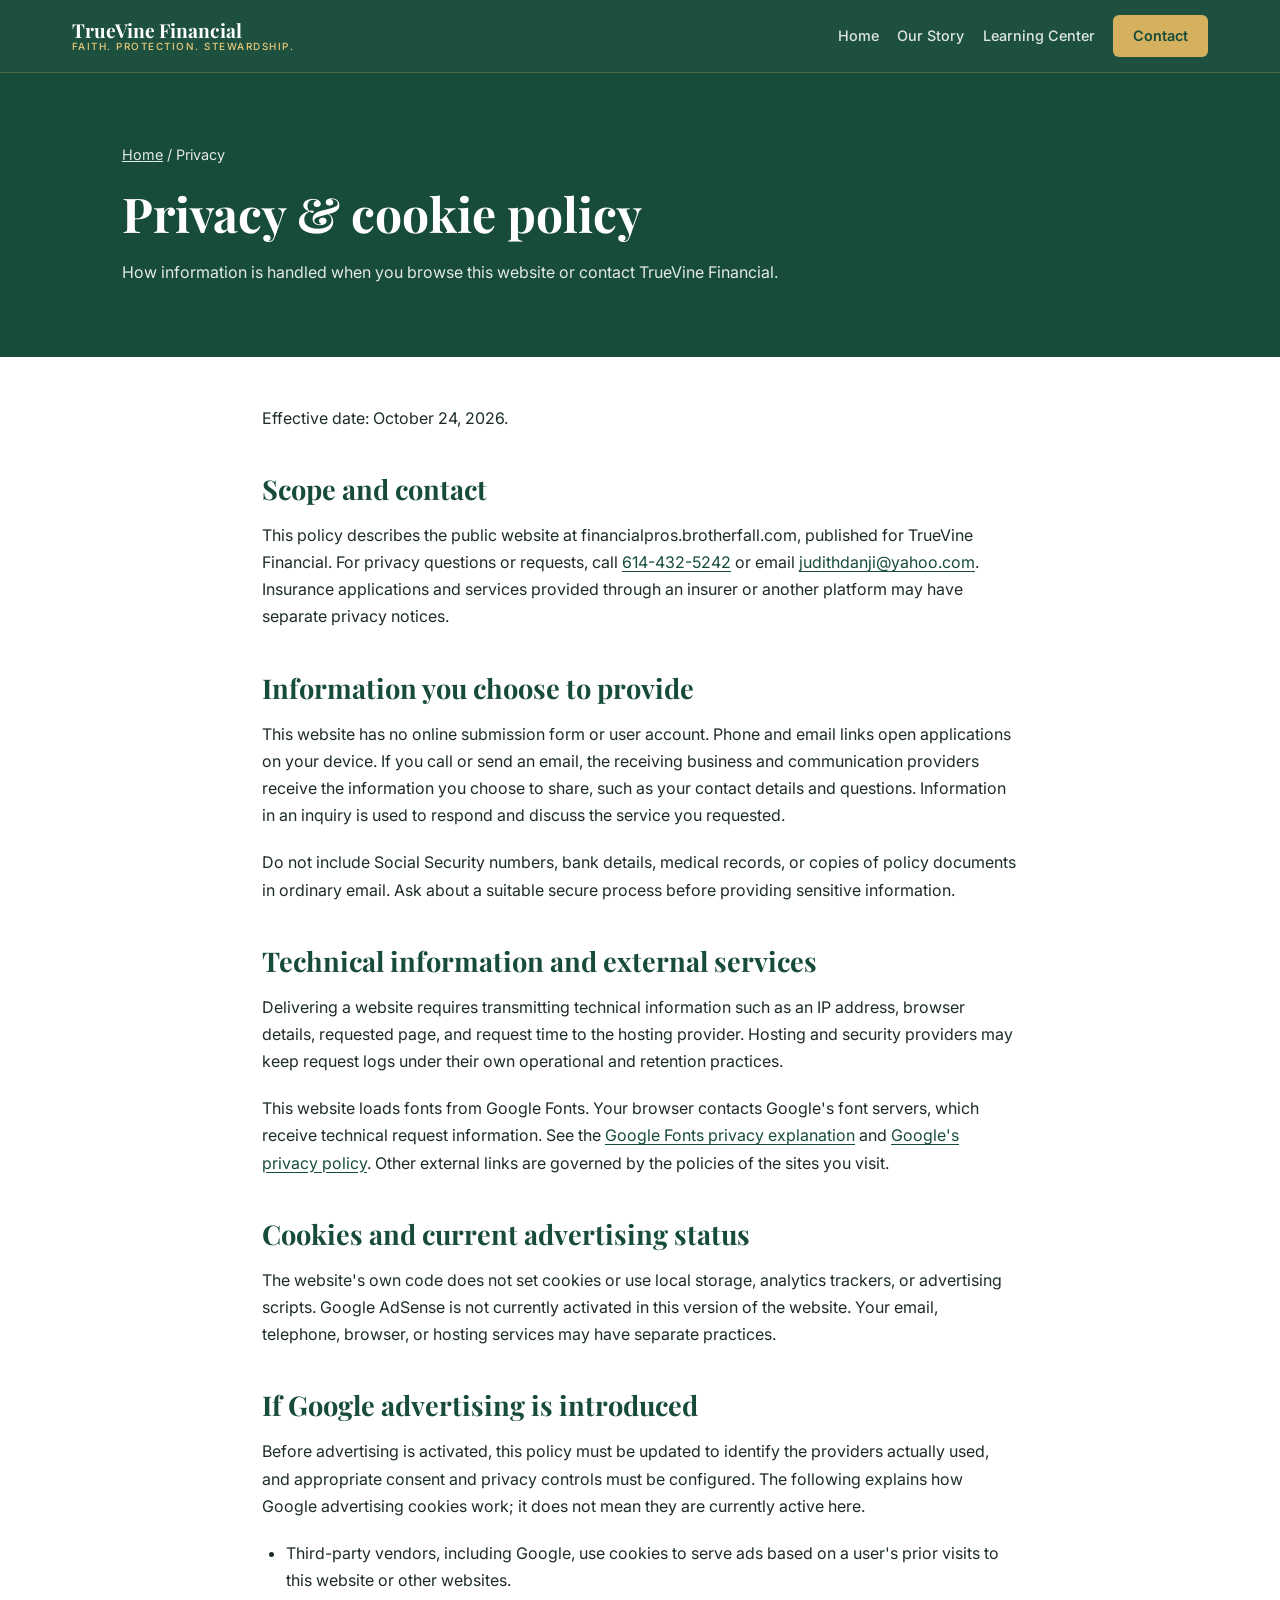
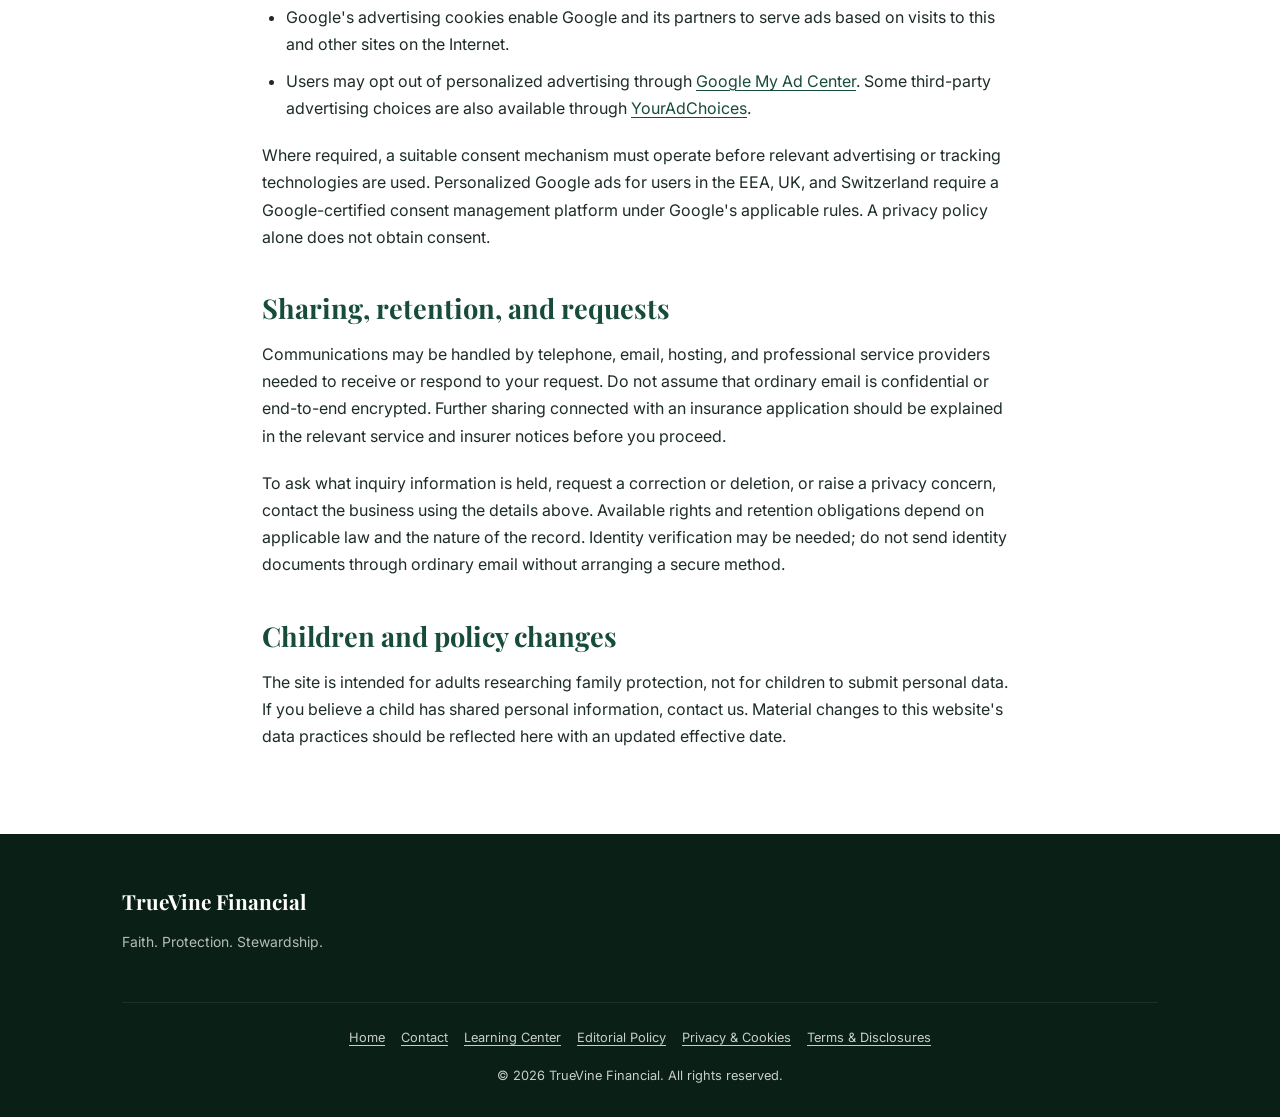
<file: privacy.html>
<!DOCTYPE html>
<html lang="en">
<head>
  <meta charset="UTF-8" />
  <link rel="icon" type="image/svg+xml" sizes="any" href="favicon.svg" />
  <meta name="viewport" content="width=device-width, initial-scale=1.0" />
  <title>Privacy &amp; Cookie Policy | TrueVine Financial</title>
  <meta name="description" content="Learn how this TrueVine Financial website handles direct inquiries, hosting data, external fonts, cookies, and potential future advertising." />
  <meta name="robots" content="index,follow" />
  <meta name="theme-color" content="#174B3A" />
  <link rel="canonical" href="https://financialpros.brotherfall.com/privacy.html" />
  <meta property="og:type" content="website" />
  <meta property="og:site_name" content="TrueVine Financial" />
  <meta property="og:title" content="Privacy &amp; Cookie Policy | TrueVine Financial" />
  <meta property="og:description" content="Information about direct inquiries, hosting data, external fonts, and advertising privacy." />
  <meta property="og:url" content="https://financialpros.brotherfall.com/privacy.html" />
  <meta name="twitter:card" content="summary" />
  <meta name="twitter:title" content="Privacy &amp; Cookie Policy | TrueVine Financial" />
  <meta name="twitter:description" content="Understand privacy and cookie practices for this website." />
  <link rel="preconnect" href="https://fonts.googleapis.com" />
  <link rel="preconnect" href="https://fonts.gstatic.com" crossorigin />
  <link href="https://fonts.googleapis.com/css2?family=Playfair+Display:wght@400;600;700&amp;family=Inter:wght@300;400;500;600&amp;display=swap" rel="stylesheet" />
  <link rel="stylesheet" href="styles.css" />
  <script src="site.js" defer></script>
</head>
<body>
  <a class="skip-link" href="#main-content">Skip to content</a>
  <nav class="navbar" aria-label="Main navigation">
    <div class="nav-inner">
      <a href="index.html" class="nav-logo" aria-label="TrueVine Financial Home"><div class="logo-text">TrueVine Financial<span>Faith. Protection. Stewardship.</span></div></a>
      <div class="nav-links" id="main-navigation">
        <a href="index.html">Home</a><a href="about.html">Our Story</a><a href="protection-guide.html">Learning Center</a><a href="contact.html" class="nav-cta">Contact</a>
      </div>
      <button class="nav-toggle" aria-label="Toggle menu" aria-expanded="false" aria-controls="main-navigation"><span></span><span></span><span></span></button>
    </div>
  </nav>
  <main id="main-content">
    <header class="page-banner"><div class="container">
      <p class="breadcrumb"><a href="index.html">Home</a> / Privacy</p>
      <h1>Privacy &amp; cookie policy</h1>
      <p>How information is handled when you browse this website or contact TrueVine Financial.</p>
    </div></header>
    <div class="container reading">
      <p>Effective date: <time datetime="2026-10-24">October 24, 2026</time>.</p>
      <h2>Scope and contact</h2>
      <p>This policy describes the public website at financialpros.brotherfall.com, published for TrueVine Financial.
        For privacy questions or requests, call <a href="tel:+16144325242">614-432-5242</a> or
        email <a href="mailto:judithdanji@yahoo.com">judithdanji@yahoo.com</a>.
        Insurance applications and services provided through an insurer or another platform may have separate privacy notices.</p>
      <h2>Information you choose to provide</h2>
      <p>This website has no online submission form or user account. Phone and email links open applications
        on your device. If you call or send an email, the receiving business and communication providers
        receive the information you choose to share, such as your contact details and questions.
        Information in an inquiry is used to respond and discuss the service you requested.</p>
      <p>Do not include Social Security numbers, bank details, medical records, or copies of policy documents
        in ordinary email. Ask about a suitable secure process before providing sensitive information.</p>
      <h2>Technical information and external services</h2>
      <p>Delivering a website requires transmitting technical information such as an IP address, browser details,
        requested page, and request time to the hosting provider. Hosting and security providers may keep
        request logs under their own operational and retention practices.</p>
      <p>This website loads fonts from Google Fonts. Your browser contacts Google's font servers, which receive
        technical request information. See the <a href="https://developers.google.com/fonts/faq/privacy">Google Fonts privacy explanation</a>
        and <a href="https://policies.google.com/privacy">Google's privacy policy</a>.
        Other external links are governed by the policies of the sites you visit.</p>
      <h2>Cookies and current advertising status</h2>
      <p>The website's own code does not set cookies or use local storage, analytics trackers, or advertising scripts.
        Google AdSense is not currently activated in this version of the website.
        Your email, telephone, browser, or hosting services may have separate practices.</p>
      <h2>If Google advertising is introduced</h2>
      <p>Before advertising is activated, this policy must be updated to identify the providers actually used,
        and appropriate consent and privacy controls must be configured. The following explains how Google
        advertising cookies work; it does not mean they are currently active here.</p>
      <ul>
        <li>Third-party vendors, including Google, use cookies to serve ads based on a user's prior visits
          to this website or other websites.</li>
        <li>Google's advertising cookies enable Google and its partners to serve ads based on visits to
          this and other sites on the Internet.</li>
        <li>Users may opt out of personalized advertising through
          <a href="https://myadcenter.google.com/">Google My Ad Center</a>. Some third-party advertising
          choices are also available through <a href="https://optout.aboutads.info/">YourAdChoices</a>.</li>
      </ul>
      <p>Where required, a suitable consent mechanism must operate before relevant advertising or tracking
        technologies are used. Personalized Google ads for users in the EEA, UK, and Switzerland require
        a Google-certified consent management platform under Google's applicable rules.
        A privacy policy alone does not obtain consent.</p>
      <h2>Sharing, retention, and requests</h2>
      <p>Communications may be handled by telephone, email, hosting, and professional service providers
        needed to receive or respond to your request. Do not assume that ordinary email is confidential
        or end-to-end encrypted. Further sharing connected with an insurance application should be explained
        in the relevant service and insurer notices before you proceed.</p>
      <p>To ask what inquiry information is held, request a correction or deletion, or raise a privacy concern,
        contact the business using the details above. Available rights and retention obligations depend on
        applicable law and the nature of the record. Identity verification may be needed; do not send identity
        documents through ordinary email without arranging a secure method.</p>
      <h2>Children and policy changes</h2>
      <p>The site is intended for adults researching family protection, not for children to submit personal data.
        If you believe a child has shared personal information, contact us. Material changes to this website's
        data practices should be reflected here with an updated effective date.</p>
    </div>
  </main>
  <footer aria-label="Site footer"><div class="container">
    <div class="footer-brand"><div class="logo-text">TrueVine Financial</div><p>Faith. Protection. Stewardship.</p></div>
    <div class="footer-bottom">
      <nav class="footer-policy" aria-label="Resources and policies">
        <a href="index.html">Home</a><a href="contact.html">Contact</a><a href="protection-guide.html">Learning Center</a>
        <a href="editorial-policy.html">Editorial Policy</a><a href="privacy.html" aria-current="page">Privacy &amp; Cookies</a><a href="terms.html">Terms &amp; Disclosures</a>
      </nav>
      <p>&copy; 2026 TrueVine Financial. All rights reserved.</p>
    </div>
  </div></footer>
</body>
</html>
</file>
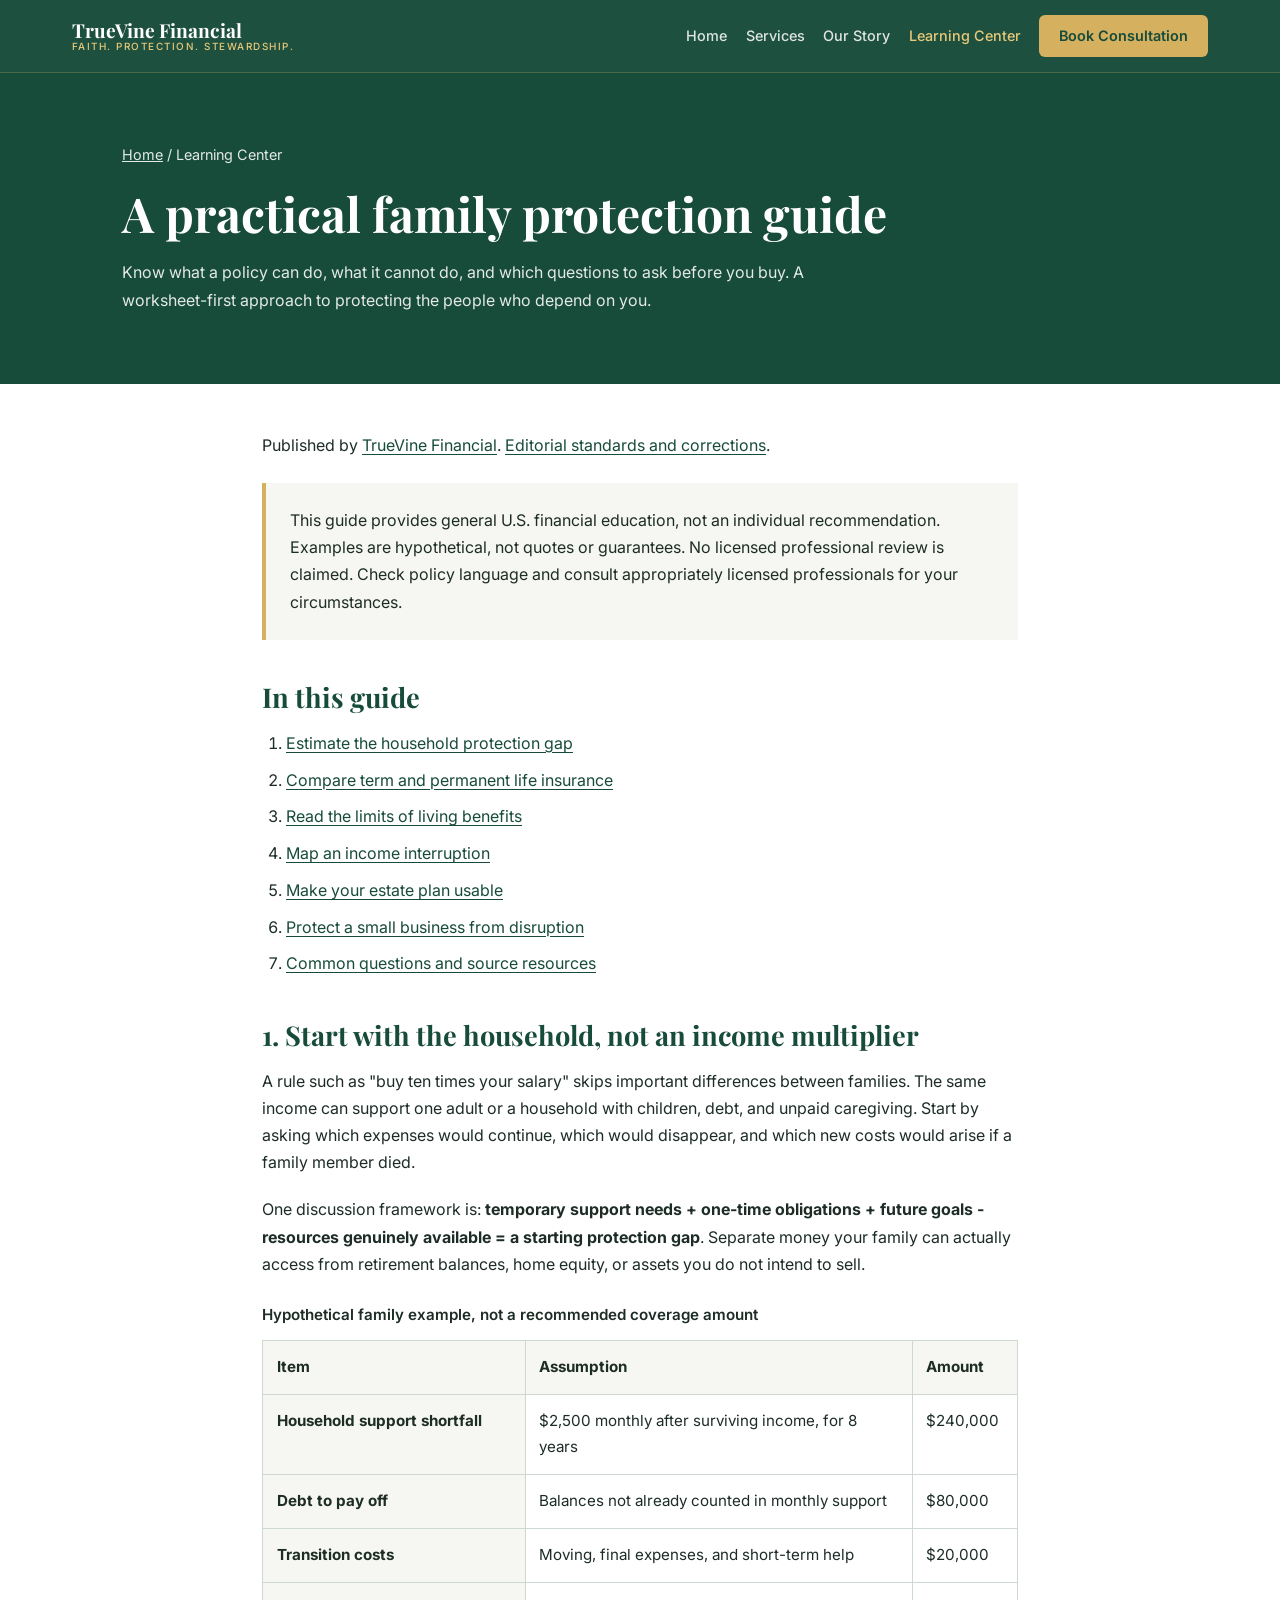
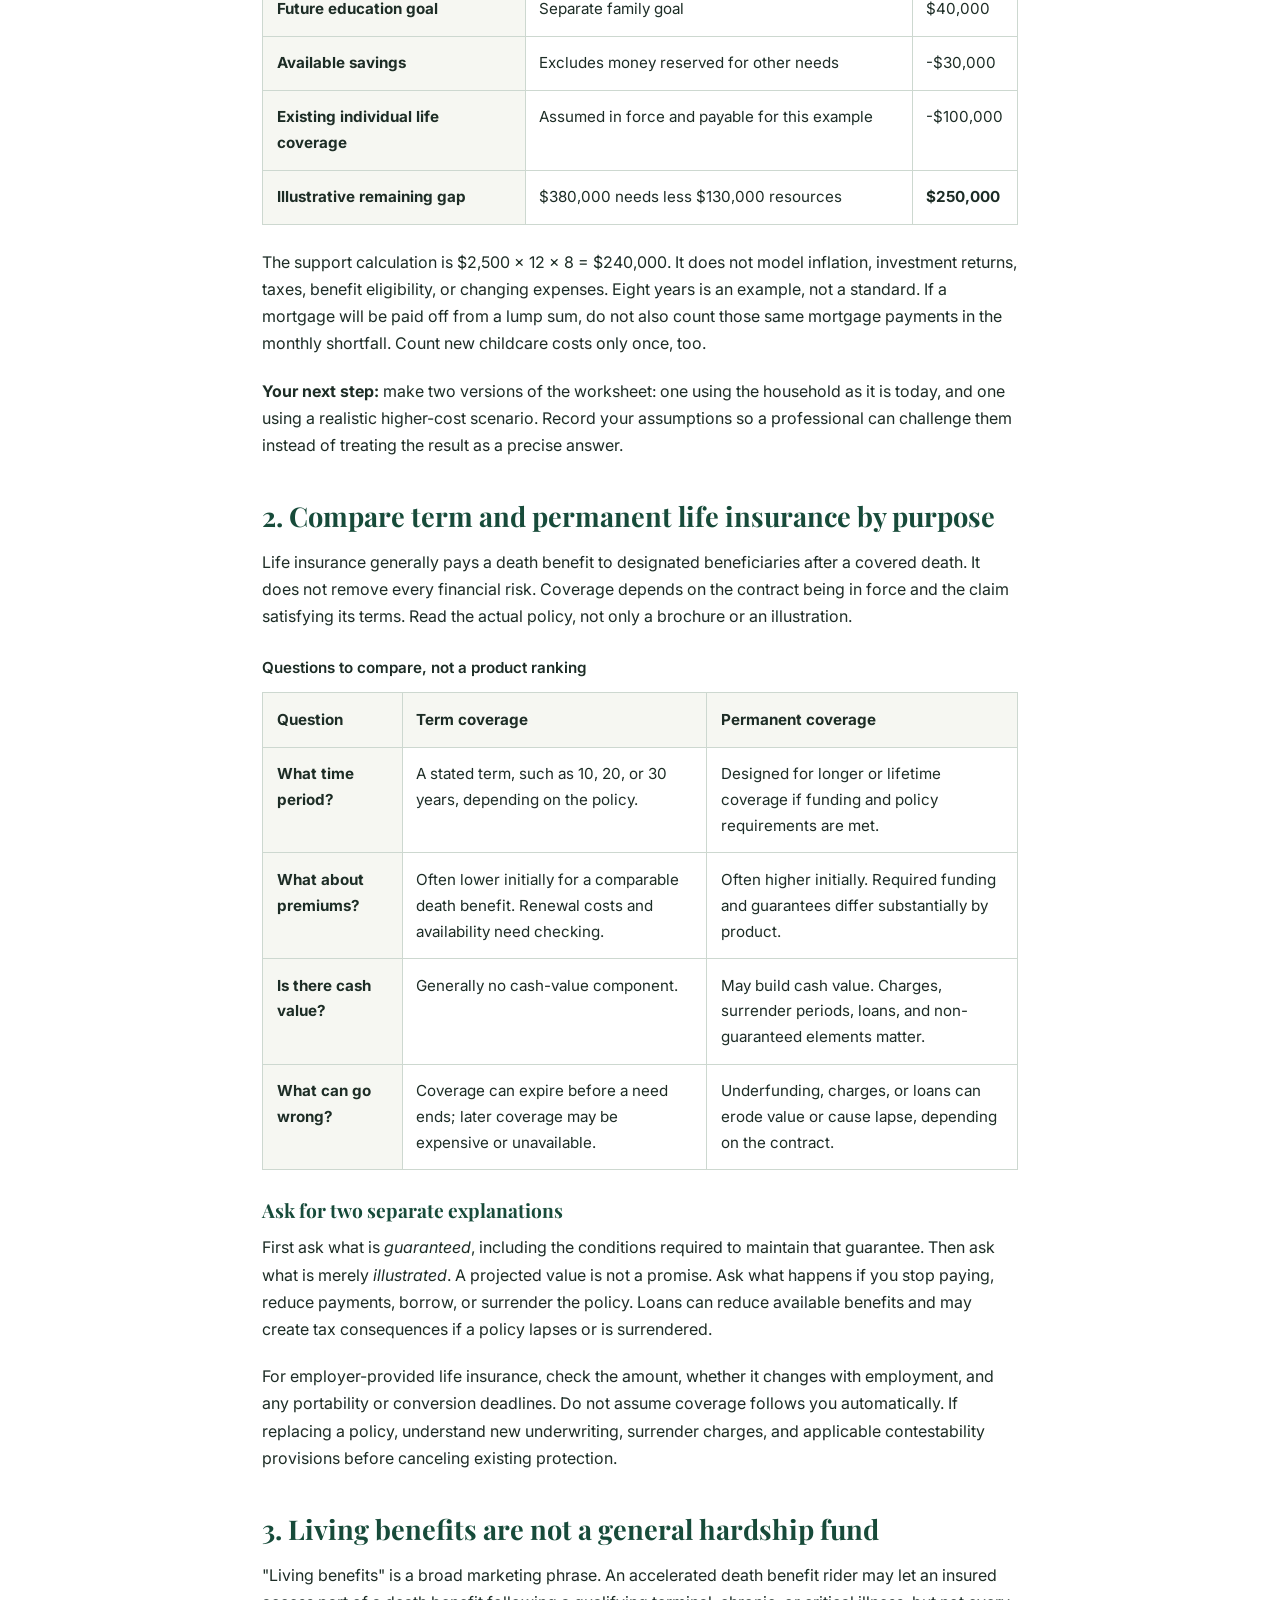
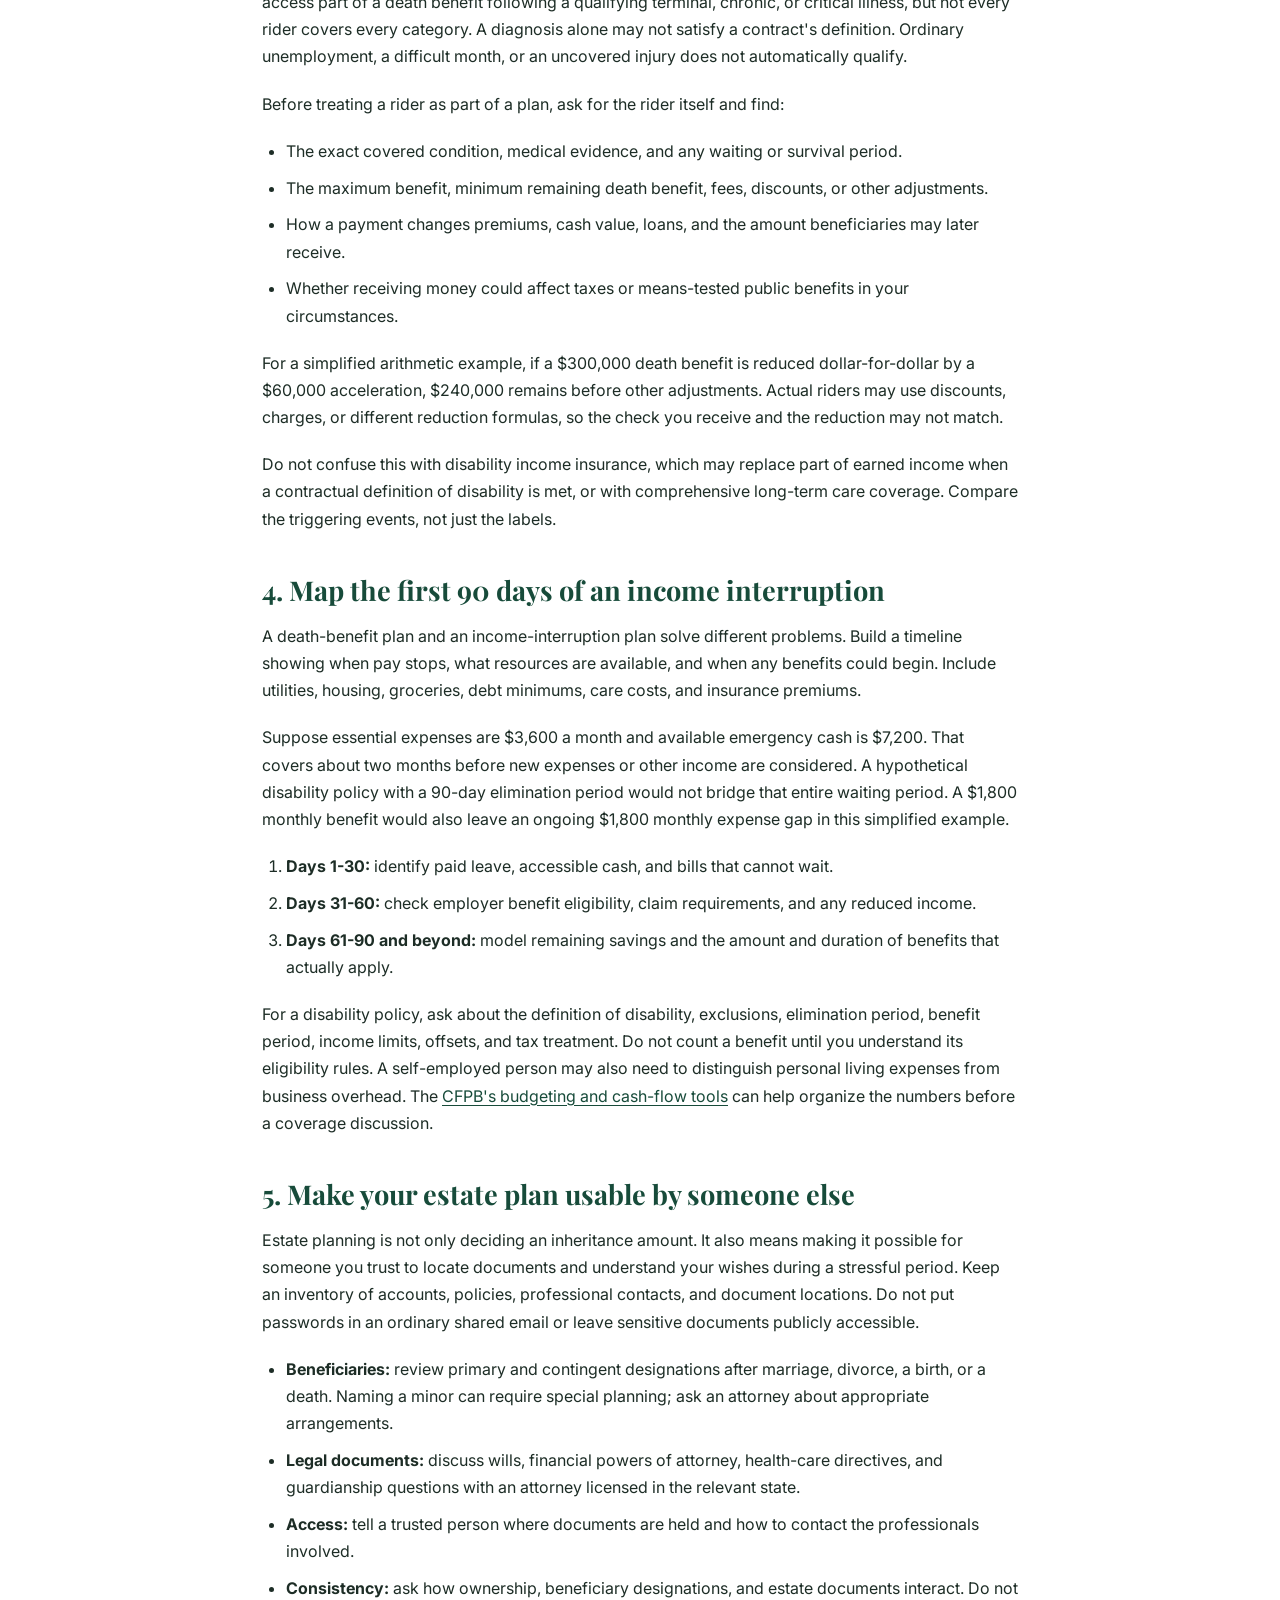
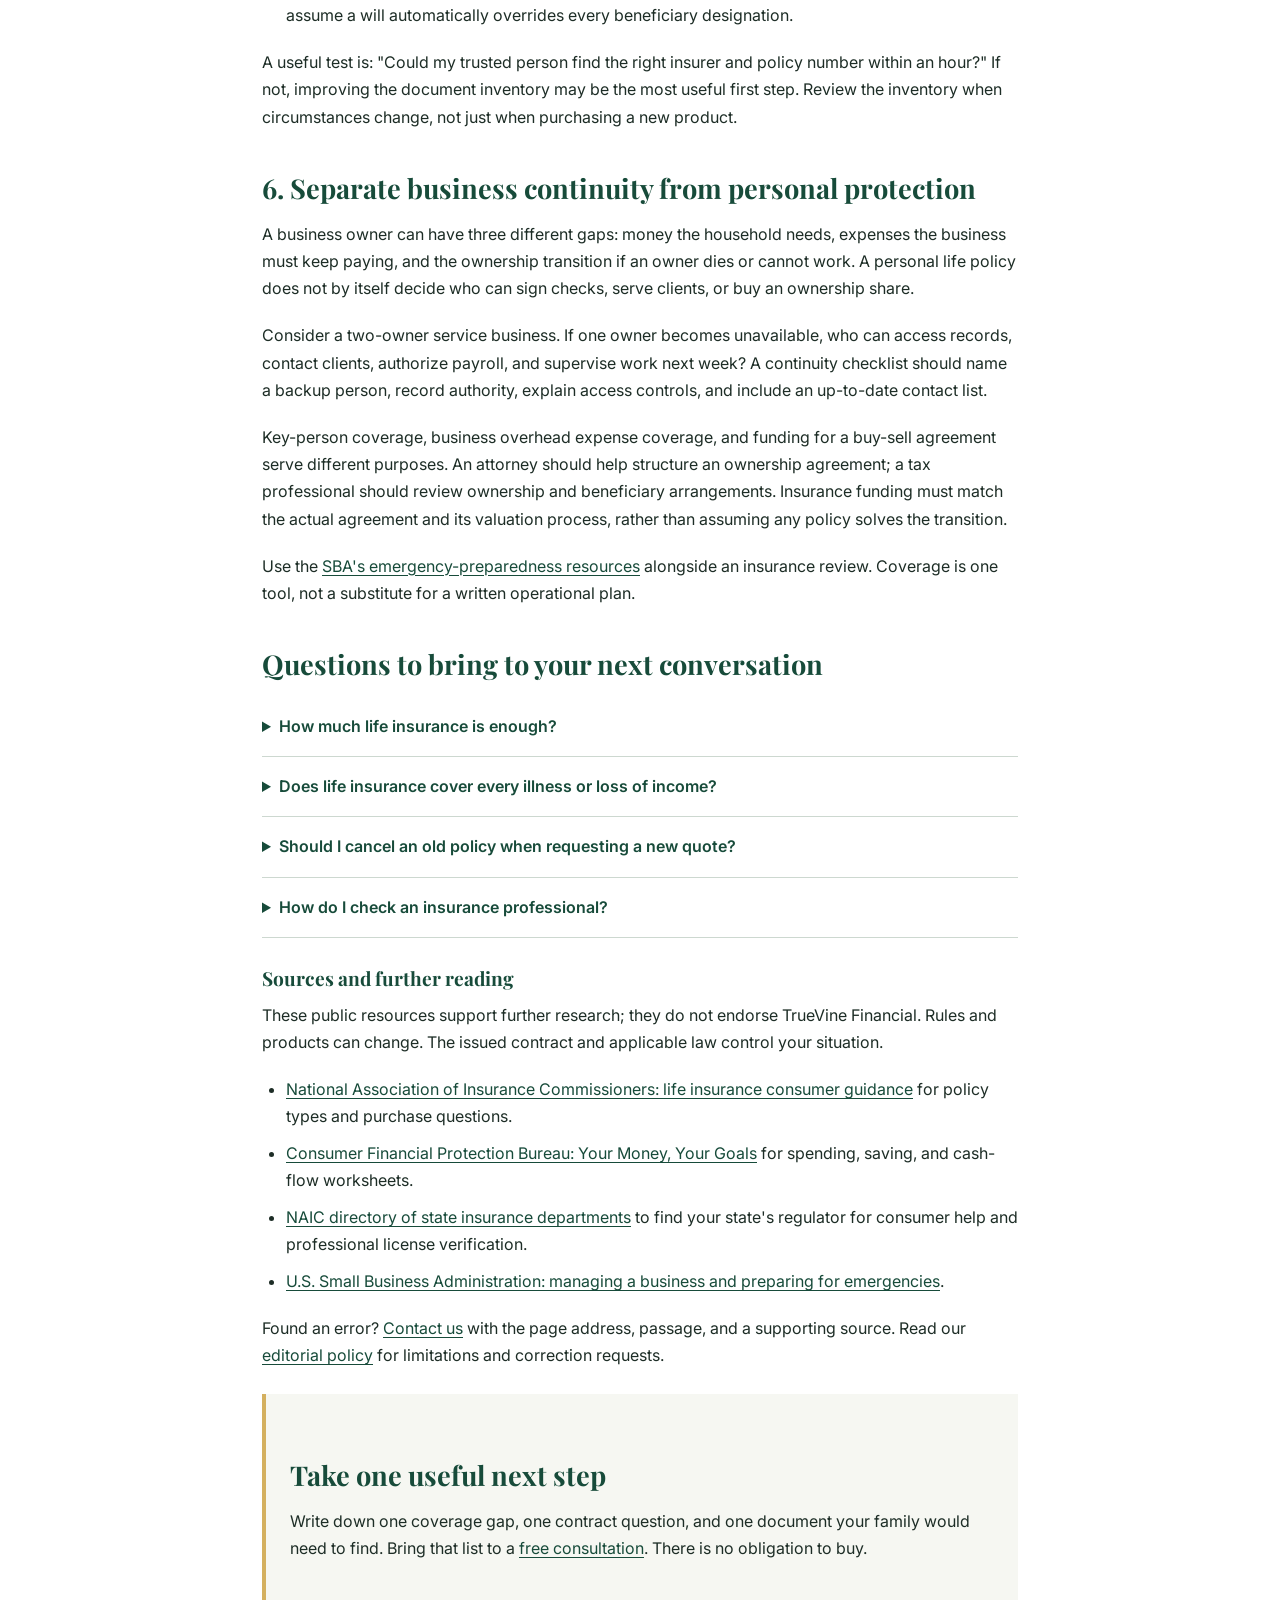
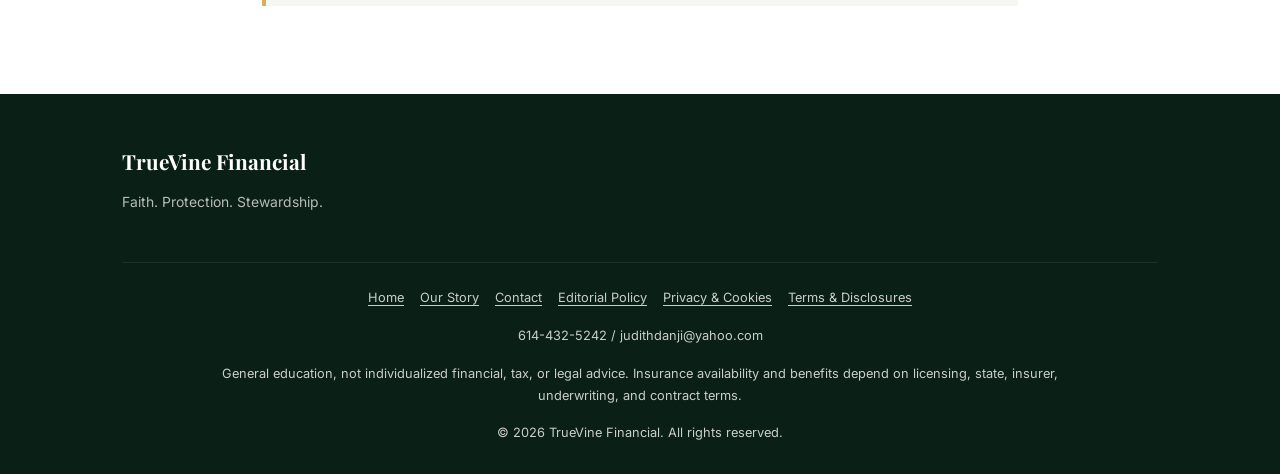
<file: protection-guide.html>
<!DOCTYPE html>
<html lang="en">
<head>
  <meta charset="UTF-8" />
  <link rel="icon" type="image/svg+xml" sizes="any" href="favicon.svg" />
  <meta name="viewport" content="width=device-width, initial-scale=1.0" />
  <title>Family Protection Guide: Income &amp; Estate Planning | TrueVine</title>
  <meta name="description" content="Estimate a family protection gap with a worked example. Compare life insurance, understand living-benefit limits, and build an income and estate checklist." />
  <meta name="author" content="TrueVine Financial" />
  <meta name="robots" content="index,follow" />
  <meta name="theme-color" content="#174B3A" />
  <link rel="canonical" href="https://financialpros.brotherfall.com/protection-guide.html" />
  <meta property="og:type" content="article" />
  <meta property="og:site_name" content="TrueVine Financial" />
  <meta property="og:title" content="A Practical Family Protection Guide" />
  <meta property="og:description" content="A worked coverage example and checklists for life insurance, living benefits, income interruptions, estate planning, and business continuity." />
  <meta property="og:url" content="https://financialpros.brotherfall.com/protection-guide.html" />
  <meta name="twitter:card" content="summary" />
  <meta name="twitter:title" content="A Practical Family Protection Guide | TrueVine" />
  <meta name="twitter:description" content="Understand coverage trade-offs and organize your family's next protection conversation." />
  <link rel="preconnect" href="https://fonts.googleapis.com" />
  <link rel="preconnect" href="https://fonts.gstatic.com" crossorigin />
  <link href="https://fonts.googleapis.com/css2?family=Playfair+Display:wght@400;600;700&amp;family=Inter:wght@300;400;500;600&amp;display=swap" rel="stylesheet" />
  <link rel="stylesheet" href="styles.css" />
  <script src="site.js" defer></script>
  <script type="application/ld+json">
  {
    "@context": "https://schema.org",
    "@type": "Article",
    "headline": "A practical family protection guide",
    "description": "A worked coverage example and practical checklists for life insurance, living benefits, income, estate planning, and business protection.",
    "mainEntityOfPage": "https://financialpros.brotherfall.com/protection-guide.html",
    "author": {
      "@type": "Organization",
      "name": "TrueVine Financial",
      "url": "https://financialpros.brotherfall.com/about.html"
    },
    "publisher": {
      "@type": "Organization",
      "name": "TrueVine Financial",
      "url": "https://financialpros.brotherfall.com/"
    },
    "inLanguage": "en-US"
  }
  </script>
</head>
<body>
  <a class="skip-link" href="#main-content">Skip to content</a>
  <nav class="navbar" aria-label="Main navigation">
    <div class="nav-inner">
      <a href="index.html" class="nav-logo" aria-label="TrueVine Financial Home"><div class="logo-text">TrueVine Financial<span>Faith. Protection. Stewardship.</span></div></a>
      <div class="nav-links" id="main-navigation">
        <a href="index.html">Home</a>
        <a href="index.html#services">Services</a>
        <a href="about.html">Our Story</a>
        <a href="protection-guide.html" aria-current="page">Learning Center</a>
        <a href="contact.html" class="nav-cta">Book Consultation</a>
      </div>
      <button class="nav-toggle" aria-label="Toggle menu" aria-expanded="false" aria-controls="main-navigation"><span></span><span></span><span></span></button>
    </div>
  </nav>
  <main id="main-content">
    <header class="page-banner">
      <div class="container">
        <p class="breadcrumb"><a href="index.html">Home</a> / Learning Center</p>
        <h1>A practical family protection guide</h1>
        <p>Know what a policy can do, what it cannot do, and which questions to ask before you buy.
          A worksheet-first approach to protecting the people who depend on you.</p>
      </div>
    </header>
    <article class="container reading">
      <p>Published by <a href="about.html">TrueVine Financial</a>.
        <a href="editorial-policy.html">Editorial standards and corrections</a>.</p>
      <p class="note">This guide provides general U.S. financial education, not an individual recommendation.
        Examples are hypothetical, not quotes or guarantees. No licensed professional review is claimed.
        Check policy language and consult appropriately licensed professionals for your circumstances.</p>
      <nav aria-label="In this guide">
        <h2>In this guide</h2>
        <ol>
          <li><a href="#coverage-gap">Estimate the household protection gap</a></li>
          <li><a href="#life-insurance">Compare term and permanent life insurance</a></li>
          <li><a href="#living-benefits">Read the limits of living benefits</a></li>
          <li><a href="#income">Map an income interruption</a></li>
          <li><a href="#estate">Make your estate plan usable</a></li>
          <li><a href="#business">Protect a small business from disruption</a></li>
          <li><a href="#questions">Common questions and source resources</a></li>
        </ol>
      </nav>

      <section id="coverage-gap">
        <h2>1. Start with the household, not an income multiplier</h2>
        <p>A rule such as "buy ten times your salary" skips important differences between families.
          The same income can support one adult or a household with children, debt, and unpaid caregiving.
          Start by asking which expenses would continue, which would disappear, and which new costs would arise
          if a family member died.</p>
        <p>One discussion framework is: <strong>temporary support needs + one-time obligations + future goals
          - resources genuinely available = a starting protection gap</strong>. Separate money your family
          can actually access from retirement balances, home equity, or assets you do not intend to sell.</p>
        <div class="table-scroll" tabindex="0" role="region" aria-label="Hypothetical protection gap calculation">
          <table>
            <caption>Hypothetical family example, not a recommended coverage amount</caption>
            <thead><tr><th scope="col">Item</th><th scope="col">Assumption</th><th scope="col">Amount</th></tr></thead>
            <tbody>
              <tr><th scope="row">Household support shortfall</th><td>$2,500 monthly after surviving income, for 8 years</td><td>$240,000</td></tr>
              <tr><th scope="row">Debt to pay off</th><td>Balances not already counted in monthly support</td><td>$80,000</td></tr>
              <tr><th scope="row">Transition costs</th><td>Moving, final expenses, and short-term help</td><td>$20,000</td></tr>
              <tr><th scope="row">Future education goal</th><td>Separate family goal</td><td>$40,000</td></tr>
              <tr><th scope="row">Available savings</th><td>Excludes money reserved for other needs</td><td>-$30,000</td></tr>
              <tr><th scope="row">Existing individual life coverage</th><td>Assumed in force and payable for this example</td><td>-$100,000</td></tr>
              <tr><th scope="row">Illustrative remaining gap</th><td>$380,000 needs less $130,000 resources</td><td><strong>$250,000</strong></td></tr>
            </tbody>
          </table>
        </div>
        <p>The support calculation is $2,500 &times; 12 &times; 8 = $240,000. It does not model inflation,
          investment returns, taxes, benefit eligibility, or changing expenses. Eight years is an example,
          not a standard. If a mortgage will be paid off from a lump sum, do not also count those same mortgage
          payments in the monthly shortfall. Count new childcare costs only once, too.</p>
        <p><strong>Your next step:</strong> make two versions of the worksheet: one using the household as it
          is today, and one using a realistic higher-cost scenario. Record your assumptions so a professional
          can challenge them instead of treating the result as a precise answer.</p>
      </section>

      <section id="life-insurance">
        <h2>2. Compare term and permanent life insurance by purpose</h2>
        <p>Life insurance generally pays a death benefit to designated beneficiaries after a covered death.
          It does not remove every financial risk. Coverage depends on the contract being in force and the
          claim satisfying its terms. Read the actual policy, not only a brochure or an illustration.</p>
        <div class="table-scroll" tabindex="0" role="region" aria-label="Term and permanent insurance comparison">
          <table>
            <caption>Questions to compare, not a product ranking</caption>
            <thead><tr><th scope="col">Question</th><th scope="col">Term coverage</th><th scope="col">Permanent coverage</th></tr></thead>
            <tbody>
              <tr><th scope="row">What time period?</th><td>A stated term, such as 10, 20, or 30 years, depending on the policy.</td><td>Designed for longer or lifetime coverage if funding and policy requirements are met.</td></tr>
              <tr><th scope="row">What about premiums?</th><td>Often lower initially for a comparable death benefit. Renewal costs and availability need checking.</td><td>Often higher initially. Required funding and guarantees differ substantially by product.</td></tr>
              <tr><th scope="row">Is there cash value?</th><td>Generally no cash-value component.</td><td>May build cash value. Charges, surrender periods, loans, and non-guaranteed elements matter.</td></tr>
              <tr><th scope="row">What can go wrong?</th><td>Coverage can expire before a need ends; later coverage may be expensive or unavailable.</td><td>Underfunding, charges, or loans can erode value or cause lapse, depending on the contract.</td></tr>
            </tbody>
          </table>
        </div>
        <h3>Ask for two separate explanations</h3>
        <p>First ask what is <em>guaranteed</em>, including the conditions required to maintain that guarantee.
          Then ask what is merely <em>illustrated</em>. A projected value is not a promise.
          Ask what happens if you stop paying, reduce payments, borrow, or surrender the policy.
          Loans can reduce available benefits and may create tax consequences if a policy lapses or is surrendered.</p>
        <p>For employer-provided life insurance, check the amount, whether it changes with employment, and any
          portability or conversion deadlines. Do not assume coverage follows you automatically.
          If replacing a policy, understand new underwriting, surrender charges, and applicable contestability
          provisions before canceling existing protection.</p>
      </section>

      <section id="living-benefits">
        <h2>3. Living benefits are not a general hardship fund</h2>
        <p>"Living benefits" is a broad marketing phrase. An accelerated death benefit rider may let an insured
          access part of a death benefit following a qualifying terminal, chronic, or critical illness, but not
          every rider covers every category. A diagnosis alone may not satisfy a contract's definition.
          Ordinary unemployment, a difficult month, or an uncovered injury does not automatically qualify.</p>
        <p>Before treating a rider as part of a plan, ask for the rider itself and find:</p>
        <ul>
          <li>The exact covered condition, medical evidence, and any waiting or survival period.</li>
          <li>The maximum benefit, minimum remaining death benefit, fees, discounts, or other adjustments.</li>
          <li>How a payment changes premiums, cash value, loans, and the amount beneficiaries may later receive.</li>
          <li>Whether receiving money could affect taxes or means-tested public benefits in your circumstances.</li>
        </ul>
        <p>For a simplified arithmetic example, if a $300,000 death benefit is reduced dollar-for-dollar by a
          $60,000 acceleration, $240,000 remains before other adjustments. Actual riders may use discounts,
          charges, or different reduction formulas, so the check you receive and the reduction may not match.</p>
        <p>Do not confuse this with disability income insurance, which may replace part of earned income
          when a contractual definition of disability is met, or with comprehensive long-term care coverage.
          Compare the triggering events, not just the labels.</p>
      </section>

      <section id="income">
        <h2>4. Map the first 90 days of an income interruption</h2>
        <p>A death-benefit plan and an income-interruption plan solve different problems. Build a timeline
          showing when pay stops, what resources are available, and when any benefits could begin.
          Include utilities, housing, groceries, debt minimums, care costs, and insurance premiums.</p>
        <p>Suppose essential expenses are $3,600 a month and available emergency cash is $7,200.
          That covers about two months before new expenses or other income are considered. A hypothetical
          disability policy with a 90-day elimination period would not bridge that entire waiting period.
          A $1,800 monthly benefit would also leave an ongoing $1,800 monthly expense gap in this simplified example.</p>
        <ol>
          <li><strong>Days 1-30:</strong> identify paid leave, accessible cash, and bills that cannot wait.</li>
          <li><strong>Days 31-60:</strong> check employer benefit eligibility, claim requirements, and any reduced income.</li>
          <li><strong>Days 61-90 and beyond:</strong> model remaining savings and the amount and duration of benefits that actually apply.</li>
        </ol>
        <p>For a disability policy, ask about the definition of disability, exclusions, elimination period,
          benefit period, income limits, offsets, and tax treatment. Do not count a benefit until you understand
          its eligibility rules. A self-employed person may also need to distinguish personal living expenses
          from business overhead. The <a href="https://www.consumerfinance.gov/consumer-tools/educator-tool/your-money-your-goals/toolkit/">CFPB's budgeting and cash-flow tools</a>
          can help organize the numbers before a coverage discussion.</p>
      </section>

      <section id="estate">
        <h2>5. Make your estate plan usable by someone else</h2>
        <p>Estate planning is not only deciding an inheritance amount. It also means making it possible for
          someone you trust to locate documents and understand your wishes during a stressful period.
          Keep an inventory of accounts, policies, professional contacts, and document locations.
          Do not put passwords in an ordinary shared email or leave sensitive documents publicly accessible.</p>
        <ul>
          <li><strong>Beneficiaries:</strong> review primary and contingent designations after marriage, divorce,
            a birth, or a death. Naming a minor can require special planning; ask an attorney about appropriate arrangements.</li>
          <li><strong>Legal documents:</strong> discuss wills, financial powers of attorney, health-care directives,
            and guardianship questions with an attorney licensed in the relevant state.</li>
          <li><strong>Access:</strong> tell a trusted person where documents are held and how to contact the professionals involved.</li>
          <li><strong>Consistency:</strong> ask how ownership, beneficiary designations, and estate documents interact.
            Do not assume a will automatically overrides every beneficiary designation.</li>
        </ul>
        <p>A useful test is: "Could my trusted person find the right insurer and policy number within an hour?"
          If not, improving the document inventory may be the most useful first step.
          Review the inventory when circumstances change, not just when purchasing a new product.</p>
      </section>

      <section id="business">
        <h2>6. Separate business continuity from personal protection</h2>
        <p>A business owner can have three different gaps: money the household needs, expenses the business
          must keep paying, and the ownership transition if an owner dies or cannot work.
          A personal life policy does not by itself decide who can sign checks, serve clients, or buy an ownership share.</p>
        <p>Consider a two-owner service business. If one owner becomes unavailable, who can access records,
          contact clients, authorize payroll, and supervise work next week? A continuity checklist should name
          a backup person, record authority, explain access controls, and include an up-to-date contact list.</p>
        <p>Key-person coverage, business overhead expense coverage, and funding for a buy-sell agreement serve
          different purposes. An attorney should help structure an ownership agreement; a tax professional
          should review ownership and beneficiary arrangements. Insurance funding must match the actual
          agreement and its valuation process, rather than assuming any policy solves the transition.</p>
        <p>Use the <a href="https://www.sba.gov/counseling/manage-your-business/#prepare-for-emergencies">SBA's emergency-preparedness resources</a>
          alongside an insurance review. Coverage is one tool, not a substitute for a written operational plan.</p>
      </section>

      <section id="questions">
        <h2>Questions to bring to your next conversation</h2>
        <details>
          <summary>How much life insurance is enough?</summary>
          <p>There is no universal number. Estimate the expenses and goals your household would need to fund,
            subtract resources actually available, and test different time periods and costs. The worked example
            above is a framework for questions, not a quote or a recommendation.</p>
        </details>
        <details>
          <summary>Does life insurance cover every illness or loss of income?</summary>
          <p>No. A life policy generally pays for a covered death. Access during life depends on specific policy
            provisions, and disability income coverage has separate definitions and requirements.
            Ask for written terms rather than relying on a phrase such as "full protection."</p>
        </details>
        <details>
          <summary>Should I cancel an old policy when requesting a new quote?</summary>
          <p>Requesting a quote does not establish coverage. Check replacement costs, guarantees, underwriting,
            and the new policy's effective date before deciding what to do with existing coverage.
            Ask an appropriately licensed professional to explain the consequences in writing.</p>
        </details>
        <details>
          <summary>How do I check an insurance professional?</summary>
          <p>Ask for the professional's legal name, license number, authorized states, and insurers represented.
            Verify these with your state insurance department. Ask how the professional is paid and whether
            the products discussed are limited to particular companies.</p>
        </details>
        <h3>Sources and further reading</h3>
        <p>These public resources support further research; they do not endorse TrueVine Financial.
          Rules and products can change. The issued contract and applicable law control your situation.</p>
        <ul>
          <li><a href="https://content.naic.org/consumer/life-insurance.htm">National Association of Insurance Commissioners: life insurance consumer guidance</a>
            for policy types and purchase questions.</li>
          <li><a href="https://www.consumerfinance.gov/consumer-tools/educator-tool/your-money-your-goals/toolkit/">Consumer Financial Protection Bureau: Your Money, Your Goals</a>
            for spending, saving, and cash-flow worksheets.</li>
          <li><a href="https://content.naic.org/state-insurance-departments">NAIC directory of state insurance departments</a>
            to find your state's regulator for consumer help and professional license verification.</li>
          <li><a href="https://www.sba.gov/counseling/manage-your-business/#prepare-for-emergencies">U.S. Small Business Administration: managing a business and preparing for emergencies</a>.</li>
        </ul>
        <p>Found an error? <a href="contact.html">Contact us</a> with the page address, passage, and a supporting source.
          Read our <a href="editorial-policy.html">editorial policy</a> for limitations and correction requests.</p>
      </section>
      <aside class="note">
        <h2>Take one useful next step</h2>
        <p>Write down one coverage gap, one contract question, and one document your family would need to find.
          Bring that list to a <a href="contact.html">free consultation</a>. There is no obligation to buy.</p>
      </aside>
    </article>
  </main>
  <footer aria-label="Site footer">
    <div class="container">
      <div class="footer-brand"><div class="logo-text">TrueVine Financial</div><p>Faith. Protection. Stewardship.</p></div>
      <div class="footer-bottom">
        <nav class="footer-policy" aria-label="Resources and policies">
          <a href="index.html">Home</a><a href="about.html">Our Story</a><a href="contact.html">Contact</a>
          <a href="editorial-policy.html">Editorial Policy</a><a href="privacy.html">Privacy &amp; Cookies</a><a href="terms.html">Terms &amp; Disclosures</a>
        </nav>
        <p><a href="tel:+16144325242">614-432-5242</a> / <a href="mailto:judithdanji@yahoo.com">judithdanji@yahoo.com</a></p>
        <p class="footer-disclaimer">General education, not individualized financial, tax, or legal advice.
          Insurance availability and benefits depend on licensing, state, insurer, underwriting, and contract terms.</p>
        <p>&copy; 2026 TrueVine Financial. All rights reserved.</p>
      </div>
    </div>
  </footer>
</body>
</html>
</file>
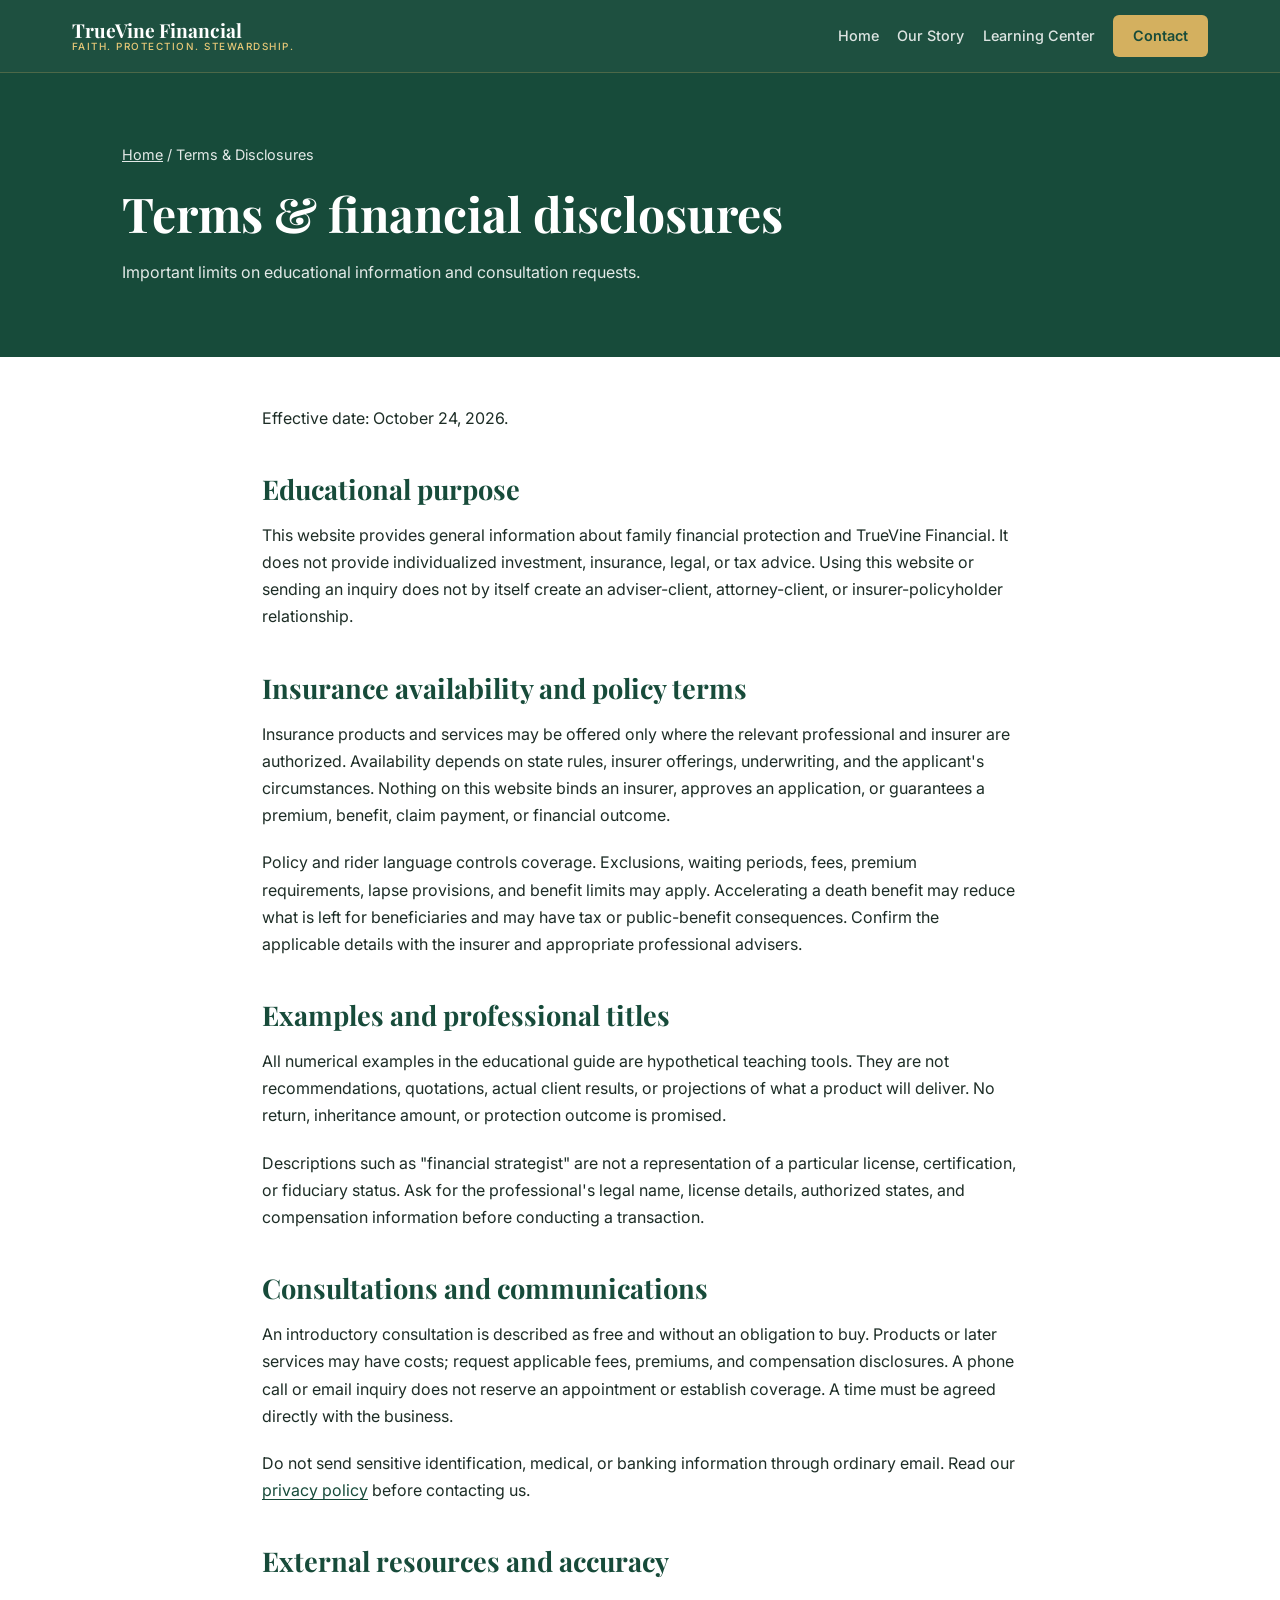
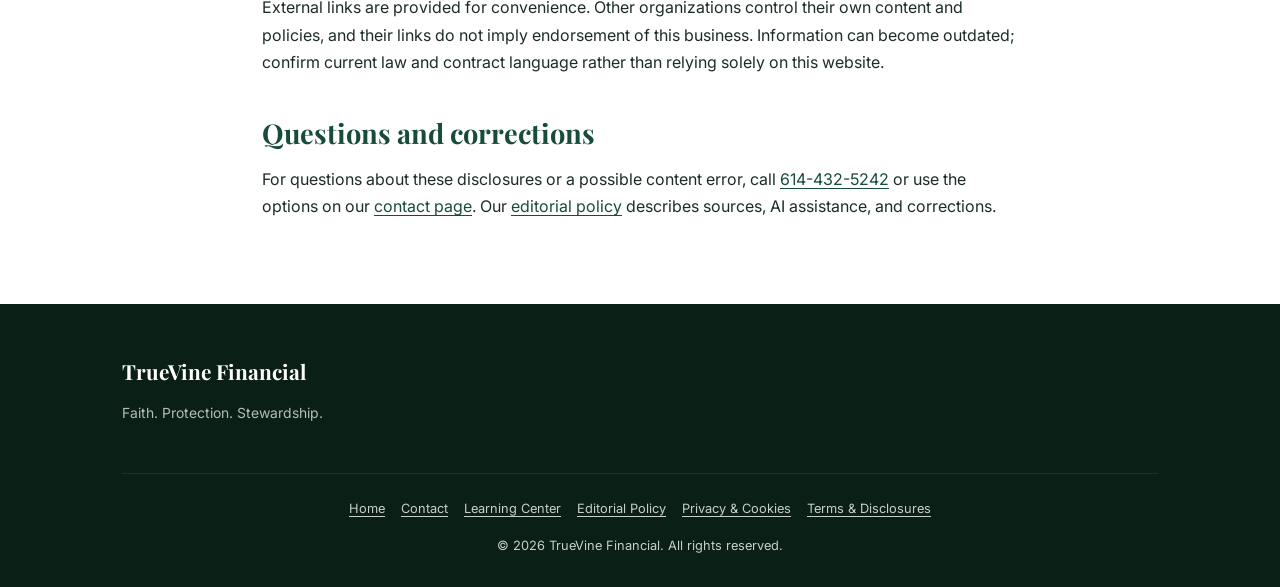
<file: terms.html>
<!DOCTYPE html>
<html lang="en">
<head>
  <meta charset="UTF-8" />
  <link rel="icon" type="image/svg+xml" sizes="any" href="favicon.svg" />
  <meta name="viewport" content="width=device-width, initial-scale=1.0" />
  <title>Terms &amp; Financial Disclosures | TrueVine Financial</title>
  <meta name="description" content="Read the limits of TrueVine Financial's educational website, insurance information, consultations, external links, and hypothetical financial examples." />
  <meta name="robots" content="index,follow" />
  <meta name="theme-color" content="#174B3A" />
  <link rel="canonical" href="https://financialpros.brotherfall.com/terms.html" />
  <meta property="og:type" content="website" />
  <meta property="og:site_name" content="TrueVine Financial" />
  <meta property="og:title" content="Terms &amp; Financial Disclosures | TrueVine Financial" />
  <meta property="og:description" content="Understand the limits of website education, insurance information, and consultations." />
  <meta property="og:url" content="https://financialpros.brotherfall.com/terms.html" />
  <meta name="twitter:card" content="summary" />
  <meta name="twitter:title" content="Terms &amp; Financial Disclosures | TrueVine Financial" />
  <meta name="twitter:description" content="Website terms and important financial education disclosures." />
  <link rel="preconnect" href="https://fonts.googleapis.com" />
  <link rel="preconnect" href="https://fonts.gstatic.com" crossorigin />
  <link href="https://fonts.googleapis.com/css2?family=Playfair+Display:wght@400;600;700&amp;family=Inter:wght@300;400;500;600&amp;display=swap" rel="stylesheet" />
  <link rel="stylesheet" href="styles.css" />
  <script src="site.js" defer></script>
</head>
<body>
  <a class="skip-link" href="#main-content">Skip to content</a>
  <nav class="navbar" aria-label="Main navigation"><div class="nav-inner">
    <a href="index.html" class="nav-logo" aria-label="TrueVine Financial Home"><div class="logo-text">TrueVine Financial<span>Faith. Protection. Stewardship.</span></div></a>
    <div class="nav-links" id="main-navigation"><a href="index.html">Home</a><a href="about.html">Our Story</a><a href="protection-guide.html">Learning Center</a><a href="contact.html" class="nav-cta">Contact</a></div>
    <button class="nav-toggle" aria-label="Toggle menu" aria-expanded="false" aria-controls="main-navigation"><span></span><span></span><span></span></button>
  </div></nav>
  <main id="main-content">
    <header class="page-banner"><div class="container">
      <p class="breadcrumb"><a href="index.html">Home</a> / Terms &amp; Disclosures</p>
      <h1>Terms &amp; financial disclosures</h1>
      <p>Important limits on educational information and consultation requests.</p>
    </div></header>
    <div class="container reading">
      <p>Effective date: <time datetime="2026-10-24">October 24, 2026</time>.</p>
      <h2>Educational purpose</h2>
      <p>This website provides general information about family financial protection and TrueVine Financial.
        It does not provide individualized investment, insurance, legal, or tax advice.
        Using this website or sending an inquiry does not by itself create an adviser-client,
        attorney-client, or insurer-policyholder relationship.</p>
      <h2>Insurance availability and policy terms</h2>
      <p>Insurance products and services may be offered only where the relevant professional and insurer
        are authorized. Availability depends on state rules, insurer offerings, underwriting, and the
        applicant's circumstances. Nothing on this website binds an insurer, approves an application,
        or guarantees a premium, benefit, claim payment, or financial outcome.</p>
      <p>Policy and rider language controls coverage. Exclusions, waiting periods, fees, premium requirements,
        lapse provisions, and benefit limits may apply. Accelerating a death benefit may reduce what is left
        for beneficiaries and may have tax or public-benefit consequences. Confirm the applicable details
        with the insurer and appropriate professional advisers.</p>
      <h2>Examples and professional titles</h2>
      <p>All numerical examples in the educational guide are hypothetical teaching tools. They are not
        recommendations, quotations, actual client results, or projections of what a product will deliver.
        No return, inheritance amount, or protection outcome is promised.</p>
      <p>Descriptions such as "financial strategist" are not a representation of a particular license,
        certification, or fiduciary status. Ask for the professional's legal name, license details,
        authorized states, and compensation information before conducting a transaction.</p>
      <h2>Consultations and communications</h2>
      <p>An introductory consultation is described as free and without an obligation to buy. Products
        or later services may have costs; request applicable fees, premiums, and compensation disclosures.
        A phone call or email inquiry does not reserve an appointment or establish coverage.
        A time must be agreed directly with the business.</p>
      <p>Do not send sensitive identification, medical, or banking information through ordinary email.
        Read our <a href="privacy.html">privacy policy</a> before contacting us.</p>
      <h2>External resources and accuracy</h2>
      <p>External links are provided for convenience. Other organizations control their own content and
        policies, and their links do not imply endorsement of this business. Information can become outdated;
        confirm current law and contract language rather than relying solely on this website.</p>
      <h2>Questions and corrections</h2>
      <p>For questions about these disclosures or a possible content error, call
        <a href="tel:+16144325242">614-432-5242</a> or use the options on our <a href="contact.html">contact page</a>.
        Our <a href="editorial-policy.html">editorial policy</a> describes sources, AI assistance, and corrections.</p>
    </div>
  </main>
  <footer aria-label="Site footer"><div class="container">
    <div class="footer-brand"><div class="logo-text">TrueVine Financial</div><p>Faith. Protection. Stewardship.</p></div>
    <div class="footer-bottom">
      <nav class="footer-policy" aria-label="Resources and policies">
        <a href="index.html">Home</a><a href="contact.html">Contact</a><a href="protection-guide.html">Learning Center</a>
        <a href="editorial-policy.html">Editorial Policy</a><a href="privacy.html">Privacy &amp; Cookies</a><a href="terms.html" aria-current="page">Terms &amp; Disclosures</a>
      </nav>
      <p>&copy; 2026 TrueVine Financial. All rights reserved.</p>
    </div>
  </div></footer>
</body>
</html>
</file>
<file: styles.css>
/* ── Reset & Base ── */
*, *::before, *::after { box-sizing: border-box; margin: 0; padding: 0; }
:root {
  --green:       #174B3A;
  --green-mid:   #286B4F;
  --green-light: #4D916D;
  --gold:        #D4B05F;
  --gold-light:  #E8C978;
  --white:       #FFFFFF;
  --off-white:   #F6F7F2;
  --text-dark:   #1D2D26;
  --text-mid:    #364A3F;
  --text-light:  #526459;
  --shadow:      0 4px 24px rgba(23,75,58,0.10);
  --shadow-lg:   0 12px 48px rgba(23,75,58,0.18);
}
html { scroll-behavior: smooth; }
body {
  font-family: 'Inter', sans-serif;
  color: var(--text-dark);
  background: var(--white);
  line-height: 1.7;
}
h1, h2, h3 { font-family: 'Playfair Display', serif; line-height: 1.25; }
a { text-decoration: none; color: inherit; }
img { max-width: 100%; display: block; }

/* ── Utility ── */
.container { max-width: 1100px; margin: 0 auto; padding: 0 2rem; }
.section { padding: 90px 0; }
.section-alt { background: var(--off-white); }
.tag {
  display: inline-block;
  background: rgba(212,176,95,0.15);
  color: var(--gold);
  font-size: 0.72rem;
  font-weight: 600;
  letter-spacing: 0.12em;
  text-transform: uppercase;
  padding: 5px 14px;
  border-radius: 50px;
  margin-bottom: 1rem;
}
.section-title {
  font-size: clamp(1.75rem, 3.5vw, 2.6rem);
  color: var(--green);
  margin-bottom: 1.1rem;
}
.section-sub {
  font-size: 1.05rem;
  color: var(--text-mid);
  max-width: 640px;
  margin-bottom: 2.5rem;
}
.divider {
  width: 56px; height: 3px;
  background: var(--gold);
  border-radius: 2px;
  margin: 1rem 0 2rem;
}
.center { text-align: center; }
.center .divider { margin-left: auto; margin-right: auto; }
.center .section-sub { margin-left: auto; margin-right: auto; }

/* ── Navbar ── */
.navbar {
  position: sticky; top: 0; z-index: 999;
  background: rgba(23,75,58,0.97);
  backdrop-filter: blur(10px);
  border-bottom: 1px solid rgba(212,176,95,0.25);
}
.nav-inner {
  display: flex; align-items: center; justify-content: space-between;
  padding: 0 2rem; height: 72px; max-width: 1200px; margin: 0 auto;
}
.nav-logo { display: flex; align-items: center; gap: 0.75rem; }
.nav-logo .logo-icon {
  width: 44px; height: 44px;
  background: var(--gold);
  border-radius: 50%;
  display: flex; align-items: center; justify-content: center;
  font-size: 1.35rem;
  flex-shrink: 0;
  box-shadow: 0 0 0 3px rgba(212,176,95,0.3);
}
.nav-logo .logo-text {
  font-family: 'Playfair Display', serif;
  font-size: 1.2rem; font-weight: 700;
  color: var(--white); line-height: 1.15;
}
.nav-logo .logo-text span {
  display: block; font-family: 'Inter', sans-serif;
  font-size: 0.62rem; font-weight: 500;
  color: var(--gold-light); letter-spacing: 0.15em; text-transform: uppercase;
}
.nav-links { display: flex; align-items: center; gap: 2rem; }
.nav-links a {
  color: rgba(255,255,255,0.85); font-size: 0.9rem;
  font-weight: 500; transition: color 0.2s;
}
.nav-links a:hover { color: var(--gold-light); }
.nav-cta {
  background: var(--gold); color: var(--green) !important;
  padding: 9px 20px; border-radius: 6px;
  font-weight: 600 !important; transition: background 0.2s !important;
}
.nav-cta:hover { background: var(--gold-light) !important; color: var(--green) !important; }
.nav-toggle { display: none; background: none; border: none; cursor: pointer; padding: 4px; }
.nav-toggle span {
  display: block; width: 24px; height: 2px;
  background: var(--white); margin: 5px 0; border-radius: 2px;
  transition: 0.3s;
}

/* ── Hero ── */
.hero {
  position: relative; overflow: hidden;
  background: linear-gradient(135deg, #0D2E20 0%, var(--green) 40%, var(--green-mid) 75%, #123D30 100%);
  min-height: 92vh;
  display: flex; align-items: center;
}
/* Vine decorative circles */
.hero::before {
  content: '';
  position: absolute; top: -120px; right: -120px;
  width: 600px; height: 600px;
  border-radius: 50%;
  background: radial-gradient(circle, rgba(212,176,95,0.12) 0%, transparent 70%);
  pointer-events: none;
}
.hero::after {
  content: '';
  position: absolute; bottom: -80px; left: -100px;
  width: 500px; height: 500px;
  border-radius: 50%;
  background: radial-gradient(circle, rgba(61,138,101,0.18) 0%, transparent 70%);
  pointer-events: none;
}
.hero-light {
  position: absolute; top: 0; left: 50%;
  transform: translateX(-50%);
  width: 300px; height: 300px;
  background: radial-gradient(ellipse at center, rgba(212,176,95,0.18) 0%, transparent 70%);
  pointer-events: none;
}
.hero-inner {
  position: relative; z-index: 2;
  display: grid; grid-template-columns: 1fr 1fr;
  gap: 4rem; align-items: center;
  max-width: 1100px; margin: 0 auto; padding: 4rem 2rem;
}
.hero-badge {
  display: inline-flex; align-items: center; gap: 6px;
  background: rgba(212,176,95,0.15); border: 1px solid rgba(212,176,95,0.3);
  color: var(--gold-light); font-size: 0.72rem; font-weight: 600;
  letter-spacing: 0.12em; text-transform: uppercase;
  padding: 6px 14px; border-radius: 50px; margin-bottom: 1.5rem;
}
.hero h1 {
  font-size: clamp(2rem, 4.5vw, 3.4rem);
  color: var(--white); margin-bottom: 1.5rem;
  font-weight: 700; line-height: 1.2;
}
.hero h1 em { color: var(--gold-light); font-style: normal; }
.hero-sub {
  font-size: 1.05rem; color: rgba(255,255,255,0.8);
  max-width: 520px; margin-bottom: 2.5rem; line-height: 1.75;
}
.hero-buttons { display: flex; flex-wrap: wrap; gap: 1rem; }
.btn {
  display: inline-flex; align-items: center; gap: 8px;
  padding: 15px 28px; border-radius: 8px;
  font-size: 0.95rem; font-weight: 600;
  transition: transform 0.2s, box-shadow 0.2s, background 0.2s;
  cursor: pointer; border: none;
}
.btn:hover { transform: translateY(-2px); }
.btn-primary {
  background: var(--gold); color: var(--green);
  box-shadow: 0 4px 20px rgba(212,176,95,0.4);
}
.btn-primary:hover { background: var(--gold-light); box-shadow: 0 6px 28px rgba(212,176,95,0.55); }
.btn-outline {
  background: transparent;
  border: 2px solid rgba(255,255,255,0.45);
  color: var(--white);
}
.btn-outline:hover { border-color: var(--gold-light); color: var(--gold-light); }
.btn-green {
  background: var(--green); color: var(--white);
  box-shadow: var(--shadow);
}
.btn-green:hover { background: var(--green-mid); box-shadow: var(--shadow-lg); }

/* Hero graphic side */
.hero-graphic {
  display: flex; justify-content: center; align-items: center;
}
.logo-shield {
  position: relative;
  width: 340px; height: 380px;
  display: flex; flex-direction: column;
  align-items: center; justify-content: center;
}
.shield-svg {
  width: 100%; height: 100%;
  position: absolute; top: 0; left: 0;
}
.shield-content {
  position: relative; z-index: 2;
  text-align: center; padding: 1rem;
}
.shield-icon { font-size: 3.5rem; line-height: 1; }
.shield-name {
  font-family: 'Playfair Display', serif;
  font-size: 2rem; font-weight: 700;
  color: var(--white); line-height: 1.1;
}
.shield-label {
  font-family: 'Inter', sans-serif;
  font-size: 0.75rem; font-weight: 600;
  letter-spacing: 0.2em; text-transform: uppercase;
  color: var(--gold-light); margin-bottom: 0.5rem;
}
.shield-tagline {
  font-size: 0.75rem; font-style: italic;
  color: rgba(255,255,255,0.65); letter-spacing: 0.08em;
}
.hero-stats {
  display: flex; gap: 2rem; margin-top: 3rem; padding-top: 2rem;
  border-top: 1px solid rgba(255,255,255,0.12);
}
.stat-item { text-align: center; }
.stat-num { font-family: 'Playfair Display', serif; font-size: 1.6rem; color: var(--gold-light); font-weight: 700; }
.stat-label { font-size: 0.72rem; color: rgba(255,255,255,0.6); text-transform: uppercase; letter-spacing: 0.1em; }

/* ── Welcome ── */
.welcome-grid {
  display: grid; grid-template-columns: 1fr 1fr;
  gap: 5rem; align-items: center;
}
.welcome-visual {
  background: linear-gradient(135deg, var(--green), var(--green-mid));
  border-radius: 20px; padding: 3.5rem;
  display: flex; flex-direction: column; align-items: center; justify-content: center;
  gap: 1.5rem; text-align: center;
  box-shadow: var(--shadow-lg);
  min-height: 380px;
  position: relative; overflow: hidden;
}
.welcome-visual::before {
  content: '';
  position: absolute; top: -60px; right: -60px;
  width: 220px; height: 220px; border-radius: 50%;
  background: rgba(212,176,95,0.12);
}
.welcome-visual-icon { font-size: 4rem; }
.welcome-visual-text {
  font-family: 'Playfair Display', serif;
  font-size: 1.4rem; color: var(--white);
  font-style: italic; line-height: 1.4;
}
.welcome-visual-quote {
  font-size: 0.85rem; color: var(--gold-light);
  border-top: 1px solid rgba(212,176,95,0.3);
  padding-top: 1rem; width: 100%;
}

/* ── Services ── */
.services-grid {
  display: grid;
  grid-template-columns: repeat(auto-fit, minmax(200px, 1fr));
  gap: 1.5rem; margin-top: 3rem;
}
.service-card {
  background: var(--white);
  border: 1px solid rgba(31,77,58,0.1);
  border-radius: 14px; padding: 2rem 1.5rem;
  text-align: center;
  box-shadow: var(--shadow);
  transition: transform 0.25s, box-shadow 0.25s, border-color 0.25s;
  position: relative; overflow: hidden;
}
.service-card::after {
  content: '';
  position: absolute; bottom: 0; left: 0; right: 0;
  height: 3px; background: var(--gold);
  transform: scaleX(0); transform-origin: left;
  transition: transform 0.3s;
}
.service-card:hover { transform: translateY(-6px); box-shadow: var(--shadow-lg); border-color: rgba(212,176,95,0.3); }
.service-card:hover::after { transform: scaleX(1); }
.service-icon { font-size: 2.2rem; margin-bottom: 1rem; }
.service-title { font-family: 'Playfair Display', serif; font-size: 1.05rem; color: var(--green); margin-bottom: 0.5rem; font-weight: 600; }
.service-desc { font-size: 0.85rem; color: var(--text-light); }
.services-goal {
  margin-top: 3rem; text-align: center;
  padding: 1.5rem 2.5rem;
  background: linear-gradient(135deg, rgba(23,75,58,0.06), rgba(212,176,95,0.08));
  border: 1px solid rgba(31,77,58,0.12);
  border-radius: 12px; font-size: 1rem;
  color: var(--text-mid); font-style: italic;
}
.services-goal strong { color: var(--green); font-style: normal; }

/* ── Why It Matters ── */
.why-grid {
  display: grid; grid-template-columns: 1fr 1fr;
  gap: 4rem; align-items: center;
}
.why-card {
  background: var(--white); border-radius: 14px;
  padding: 2.5rem; box-shadow: var(--shadow);
  border-left: 4px solid var(--gold);
  margin-bottom: 1.25rem;
}
.why-card-icon { font-size: 1.5rem; margin-bottom: 0.5rem; }
.why-card h3 { font-family: 'Playfair Display', serif; font-size: 1.1rem; color: var(--green); margin-bottom: 0.4rem; }
.why-card p { font-size: 0.9rem; color: var(--text-mid); }
.why-quote-box {
  background: linear-gradient(135deg, var(--green), #0D2E20);
  border-radius: 16px; padding: 3rem 2.5rem;
  text-align: center; color: var(--white);
  box-shadow: var(--shadow-lg);
}
.why-quote-box .q-icon { font-size: 3rem; color: var(--gold-light); margin-bottom: 1rem; }
.why-quote-box blockquote {
  font-family: 'Playfair Display', serif;
  font-size: 1.4rem; line-height: 1.5;
  color: var(--white); margin-bottom: 1.5rem;
  font-style: italic;
}
.why-quote-box .q-sub { font-size: 0.9rem; color: rgba(255,255,255,0.7); }

/* ── Faith & Values ── */
.values-grid {
  display: grid; grid-template-columns: repeat(auto-fit, minmax(160px, 1fr));
  gap: 1.25rem; margin-top: 2.5rem;
}
.value-pill {
  background: var(--white); border: 1px solid rgba(31,77,58,0.15);
  border-radius: 12px; padding: 1.5rem 1rem;
  text-align: center; box-shadow: var(--shadow);
  transition: transform 0.2s, border-color 0.2s;
}
.value-pill:hover { transform: translateY(-4px); border-color: var(--gold); }
.value-pill .v-icon { font-size: 1.8rem; margin-bottom: 0.5rem; }
.value-pill .v-text { font-family: 'Playfair Display', serif; font-size: 0.95rem; color: var(--green); font-weight: 600; }
.faith-scripture {
  margin-top: 3rem; text-align: center;
  padding: 2rem 3rem;
  background: rgba(212,176,95,0.08);
  border: 1px solid rgba(212,176,95,0.25);
  border-radius: 12px;
  font-family: 'Playfair Display', serif;
  font-size: 1.2rem; font-style: italic;
  color: var(--green);
}
.faith-scripture span { display: block; font-family: 'Inter', sans-serif; font-size: 0.8rem; font-style: normal; color: var(--text-light); margin-top: 0.5rem; }

/* ── Who We Serve ── */
.serve-grid {
  display: grid; grid-template-columns: repeat(auto-fit, minmax(230px, 1fr));
  gap: 1.5rem; margin-top: 2.5rem;
}
.serve-card {
  background: var(--white); border-radius: 14px;
  padding: 2rem 1.75rem;
  box-shadow: var(--shadow);
  border-top: 3px solid var(--green);
  transition: transform 0.25s, box-shadow 0.25s, border-color 0.25s;
  display: flex; gap: 1rem; align-items: flex-start;
}
.serve-card:hover { transform: translateY(-5px); box-shadow: var(--shadow-lg); border-color: var(--gold); }
.serve-card .sc-icon { font-size: 2rem; flex-shrink: 0; }
.serve-card h3 { font-family: 'Playfair Display', serif; font-size: 1rem; color: var(--green); margin-bottom: 0.3rem; }
.serve-card p { font-size: 0.85rem; color: var(--text-light); }

/* ── CTA ── */
.cta-section {
  background: linear-gradient(135deg, #0D2E20 0%, var(--green) 50%, #1A4533 100%);
  padding: 100px 0; text-align: center; position: relative; overflow: hidden;
}
.cta-section::before {
  content: '';
  position: absolute; top: -80px; left: 50%; transform: translateX(-50%);
  width: 600px; height: 300px; border-radius: 50%;
  background: radial-gradient(ellipse, rgba(212,176,95,0.15) 0%, transparent 70%);
}
.cta-section h2 { font-size: clamp(1.8rem, 4vw, 2.8rem); color: var(--white); margin-bottom: 1rem; }
.cta-section p { font-size: 1.05rem; color: rgba(255,255,255,0.8); max-width: 580px; margin: 0 auto 2.5rem; }
.cta-contacts {
  display: flex; justify-content: center; flex-wrap: wrap; gap: 1.5rem;
  margin: 2.5rem 0;
}
.cta-contact-item {
  display: flex; align-items: center; gap: 0.6rem;
  background: rgba(255,255,255,0.1); border: 1px solid rgba(255,255,255,0.2);
  border-radius: 8px; padding: 12px 20px;
  color: var(--white); font-size: 0.95rem; font-weight: 500;
  transition: background 0.2s;
}
.cta-contact-item:hover { background: rgba(255,255,255,0.18); }
.cta-contact-item a { color: var(--white); }
.cta-buttons { display: flex; justify-content: center; gap: 1rem; flex-wrap: wrap; margin-top: 0.5rem; }

/* ── Footer ── */
footer {
  background: #0A1F16; color: rgba(255,255,255,0.7);
  padding: 50px 0 30px;
}
.footer-inner {
  display: grid; grid-template-columns: 2fr 1fr 1fr;
  gap: 3rem; max-width: 1100px; margin: 0 auto; padding: 0 2rem;
}
.footer-brand .logo-text { color: var(--white); margin-bottom: 0.75rem; font-family: 'Playfair Display', serif; font-size: 1.3rem; font-weight: 700; }
.footer-brand p { font-size: 0.87rem; max-width: 280px; line-height: 1.65; }
.footer-brand .tagline { color: var(--gold-light); font-style: italic; font-size: 0.82rem; margin-top: 0.5rem; }
.footer-col h5 { color: var(--white); font-family: 'Playfair Display', serif; font-size: 0.95rem; margin-bottom: 1rem; }
.footer-col ul { list-style: none; }
.footer-col ul li { margin-bottom: 0.5rem; }
.footer-col ul li a { font-size: 0.87rem; color: rgba(255,255,255,0.6); transition: color 0.2s; }
.footer-col ul li a:hover { color: var(--gold-light); }
.footer-bottom {
  text-align: center; margin-top: 3rem; padding-top: 1.5rem;
  border-top: 1px solid rgba(255,255,255,0.08);
  font-size: 0.8rem; color: rgba(255,255,255,0.35);
  max-width: 1100px; margin-left: auto; margin-right: auto; padding-left: 2rem; padding-right: 2rem;
}

/* ── Responsive ── */
@media (max-width: 900px) {
  .hero-inner { grid-template-columns: 1fr; text-align: center; }
  .hero-buttons { justify-content: center; }
  .hero-graphic { display: none; }
  .hero-stats { justify-content: center; }
  .welcome-grid,
  .why-grid { grid-template-columns: 1fr; }
  .footer-inner { grid-template-columns: 1fr 1fr; }
}
@media (max-width: 600px) {
  .section { padding: 60px 0; }
  .footer-inner { grid-template-columns: 1fr; }
  .why-grid .why-quote-box { margin-top: 0; }
  .hero h1 { font-size: 1.9rem; }
}

/* ── Scroll animations ── */
.fade-up { opacity: 1; transform: none; }

/* Shared navigation and reading layouts */
:focus-visible { outline: 3px solid #8A641F; outline-offset: 4px; }
[id] { scroll-margin-top: 90px; }
.skip-link {
  position: fixed; top: 8px; left: 8px; z-index: 1000;
  padding: 10px 16px; background: white; color: var(--green);
  transform: translateY(-150%);
}
.skip-link:focus { transform: translateY(0); }
.nav-links { gap: 1.15rem; }
.nav-links a[aria-current="page"] { color: var(--gold-light); }
.tag { color: #7B5919; }
.hero .tag, .cta-section .tag { color: var(--gold-light); }
.footer-bottom, .footer-col ul li a { color: rgba(255,255,255,0.78); }
.footer-policy { display: flex; justify-content: center; flex-wrap: wrap; gap: 1rem; margin-bottom: 1rem; }
.footer-policy a { text-decoration: underline; text-underline-offset: 3px; }
.footer-disclaimer { max-width: 850px; margin: 1rem auto; line-height: 1.7; }
.page-banner { background: var(--green); color: white; padding: 70px 0; }
.page-banner h1 { font-size: clamp(2rem, 4vw, 3rem); max-width: 850px; margin: 1rem 0; }
.page-banner p { max-width: 740px; color: rgba(255,255,255,0.88); }
.breadcrumb { font-size: 0.9rem; }
.breadcrumb a { text-decoration: underline; }
.reading { max-width: 820px; padding-top: 3rem; padding-bottom: 4rem; }
.reading h2 { font-size: 1.7rem; color: var(--green); margin: 2.5rem 0 1rem; }
.reading h3 { font-size: 1.2rem; color: var(--green); margin: 1.75rem 0 0.75rem; }
.reading p, .reading ul, .reading ol { margin-bottom: 1.25rem; }
.reading ul, .reading ol { padding-left: 1.5rem; }
.reading li { margin-bottom: 0.6rem; }
.reading a, .education a:not(.btn) { color: var(--green); text-decoration: underline; text-underline-offset: 3px; }
.note { padding: 1.5rem; border-left: 4px solid var(--gold); background: var(--off-white); margin: 1.5rem 0; }
.guide-grid { display: grid; grid-template-columns: repeat(3, 1fr); gap: 1.5rem; margin: 2rem 0; }
.guide-card { border: 1px solid #D3DDD6; padding: 1.75rem; border-radius: 12px; background: white; }
.guide-card h3 { color: var(--green); font-size: 1.2rem; margin-bottom: 0.8rem; }
.guide-card p { margin-bottom: 1rem; }
.table-scroll { overflow-x: auto; margin: 1.5rem 0; }
table { width: 100%; border-collapse: collapse; text-align: left; font-size: 0.95rem; }
caption { text-align: left; font-weight: 600; margin-bottom: 0.75rem; }
th, td { padding: 0.85rem; border: 1px solid #CDD8D0; vertical-align: top; }
th { background: var(--off-white); }
details { border-bottom: 1px solid #CDD8D0; padding: 1rem 0; }
summary { font-weight: 600; cursor: pointer; color: var(--green); }
details p { margin-top: 0.75rem; }
.contact-options { display: grid; gap: 1rem; margin: 1.5rem 0; }
.contact-options a { justify-content: center; overflow-wrap: anywhere; }
.booking-card { overflow-wrap: anywhere; }
@media (max-width: 1100px) {
  .nav-inner { height: auto; min-height: 72px; flex-wrap: wrap; gap: 1rem; padding-top: 0.8rem; padding-bottom: 0.8rem; }
  .nav-links { display: flex; flex-wrap: wrap; gap: 0.75rem; }
  .js .nav-inner { height: 72px; flex-wrap: nowrap; padding-top: 0; padding-bottom: 0; }
  .js .nav-toggle { display: block; }
  .js .nav-links { display: none; }
  .js .nav-links.is-open {
    display: flex; position: absolute; top: 72px; left: 0; right: 0;
    flex-direction: column; align-items: stretch; background: var(--green);
    padding: 1.5rem 2rem; gap: 1.25rem;
    max-height: calc(100dvh - 72px); overflow-y: auto;
  }
}
@media (max-width: 700px) {
  .guide-grid { grid-template-columns: 1fr; }
  .container { padding-left: 1.25rem; padding-right: 1.25rem; }
  .nav-inner { padding: 0 1.25rem; }
  .hero-inner { padding-left: 1.25rem; padding-right: 1.25rem; }
  .hero-stats { gap: 1.25rem; }
  .faith-scripture { padding: 1.5rem; }
  .booking-card { padding: 1.5rem; }
}
@media (prefers-reduced-motion: reduce) {
  html { scroll-behavior: auto; }
  *, *::before, *::after { transition: none !important; animation: none !important; }
}
</file>
